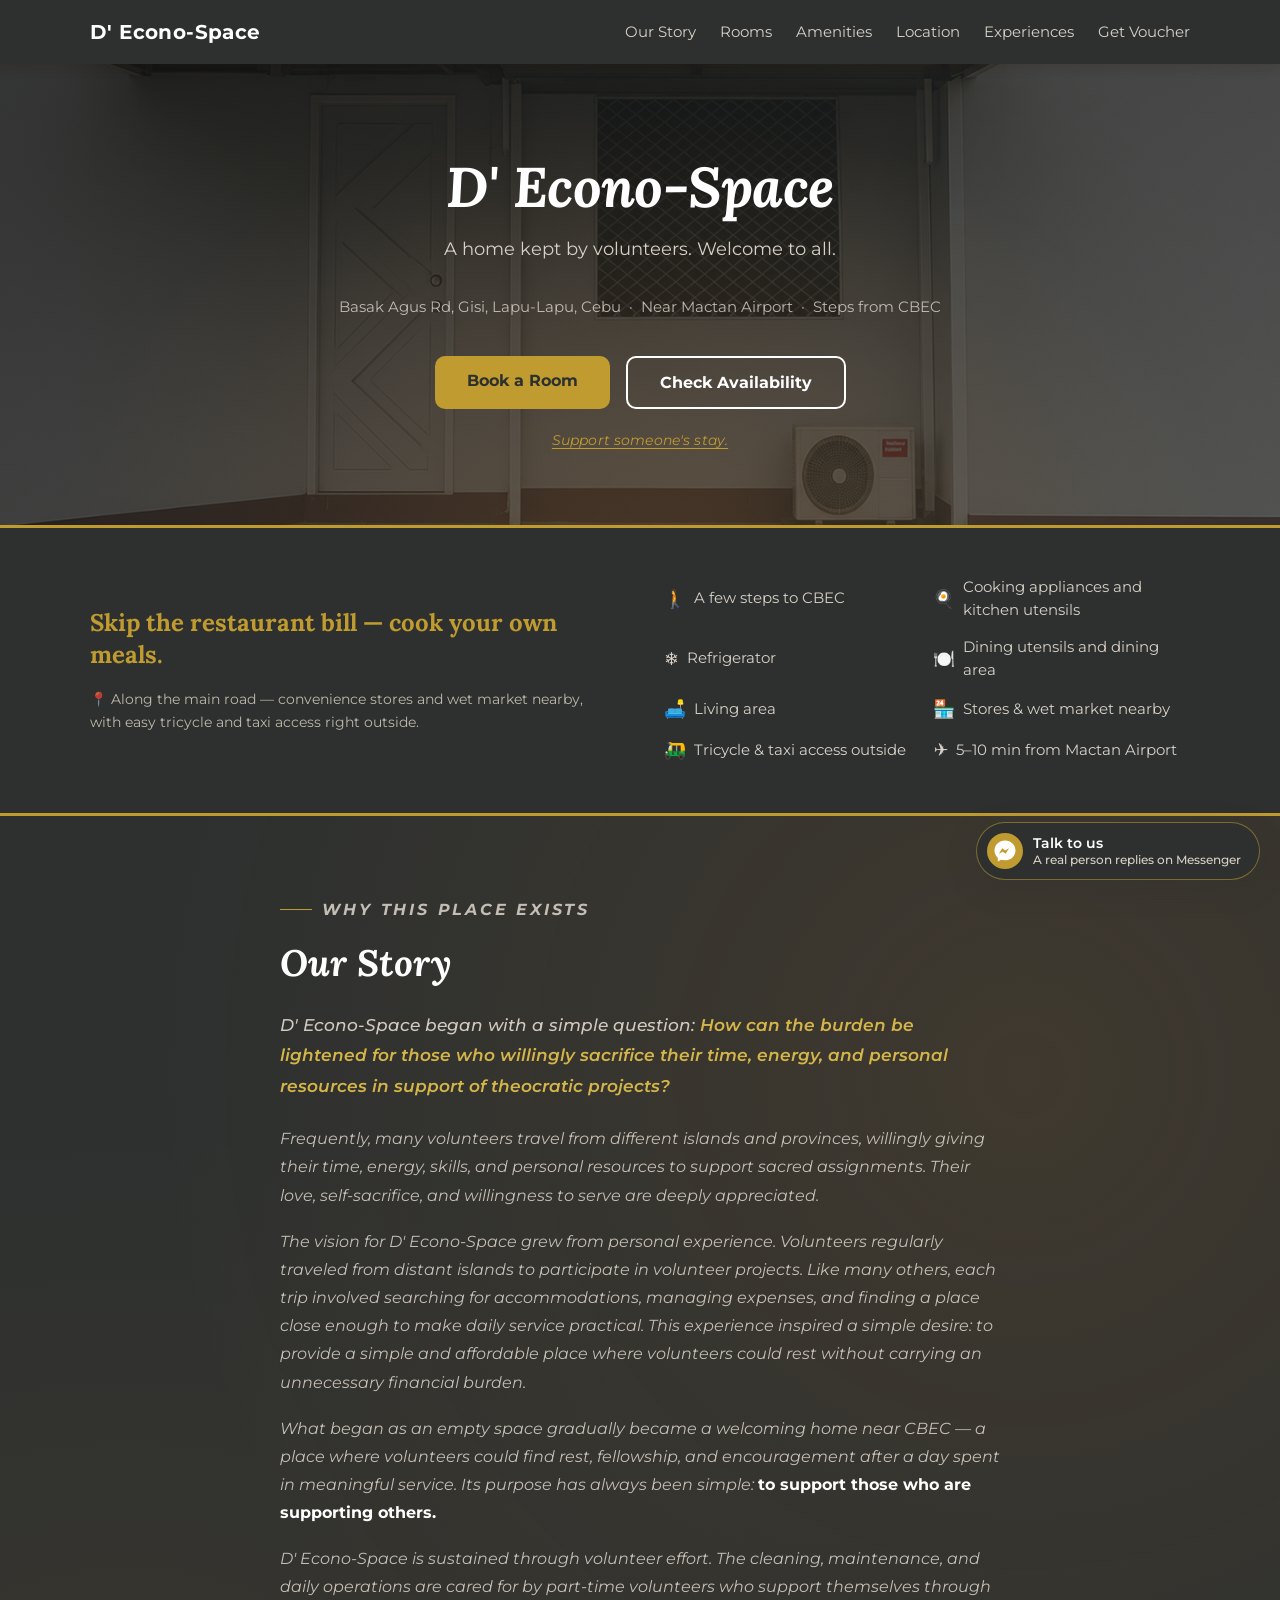
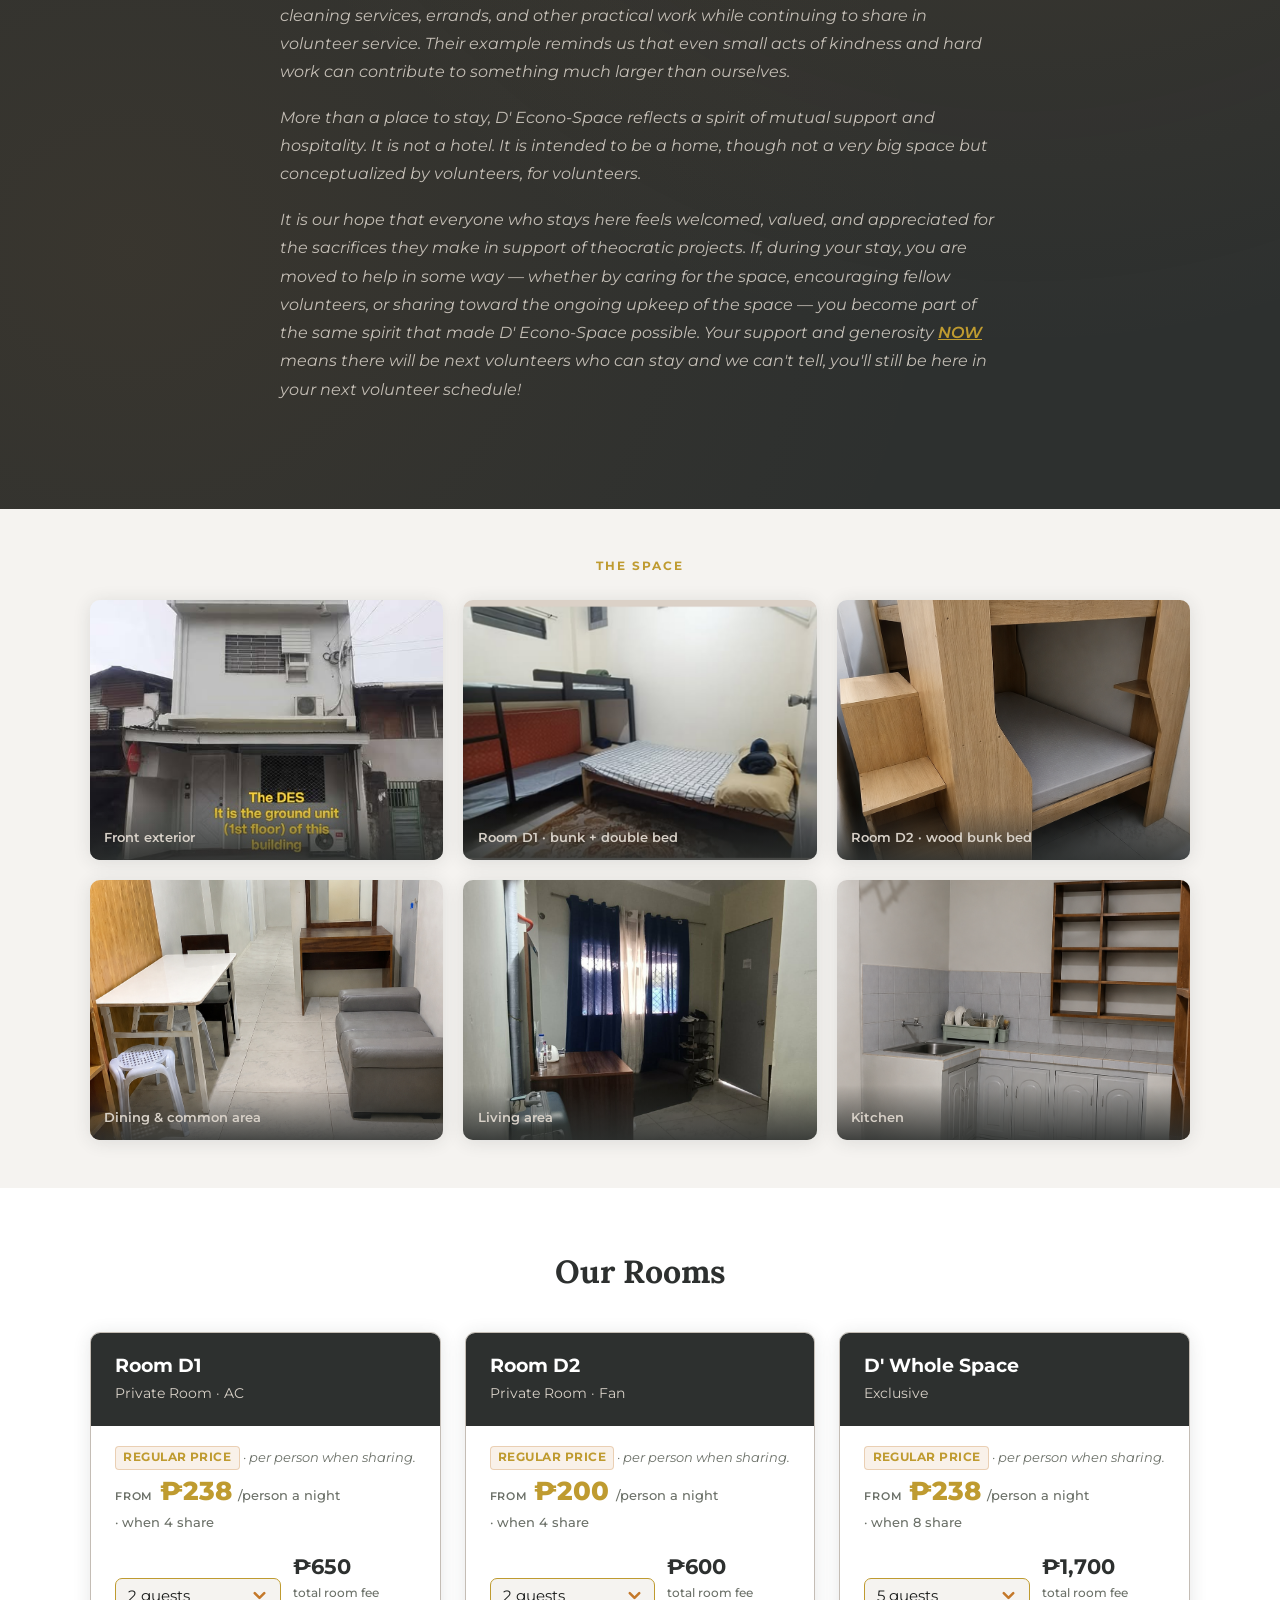
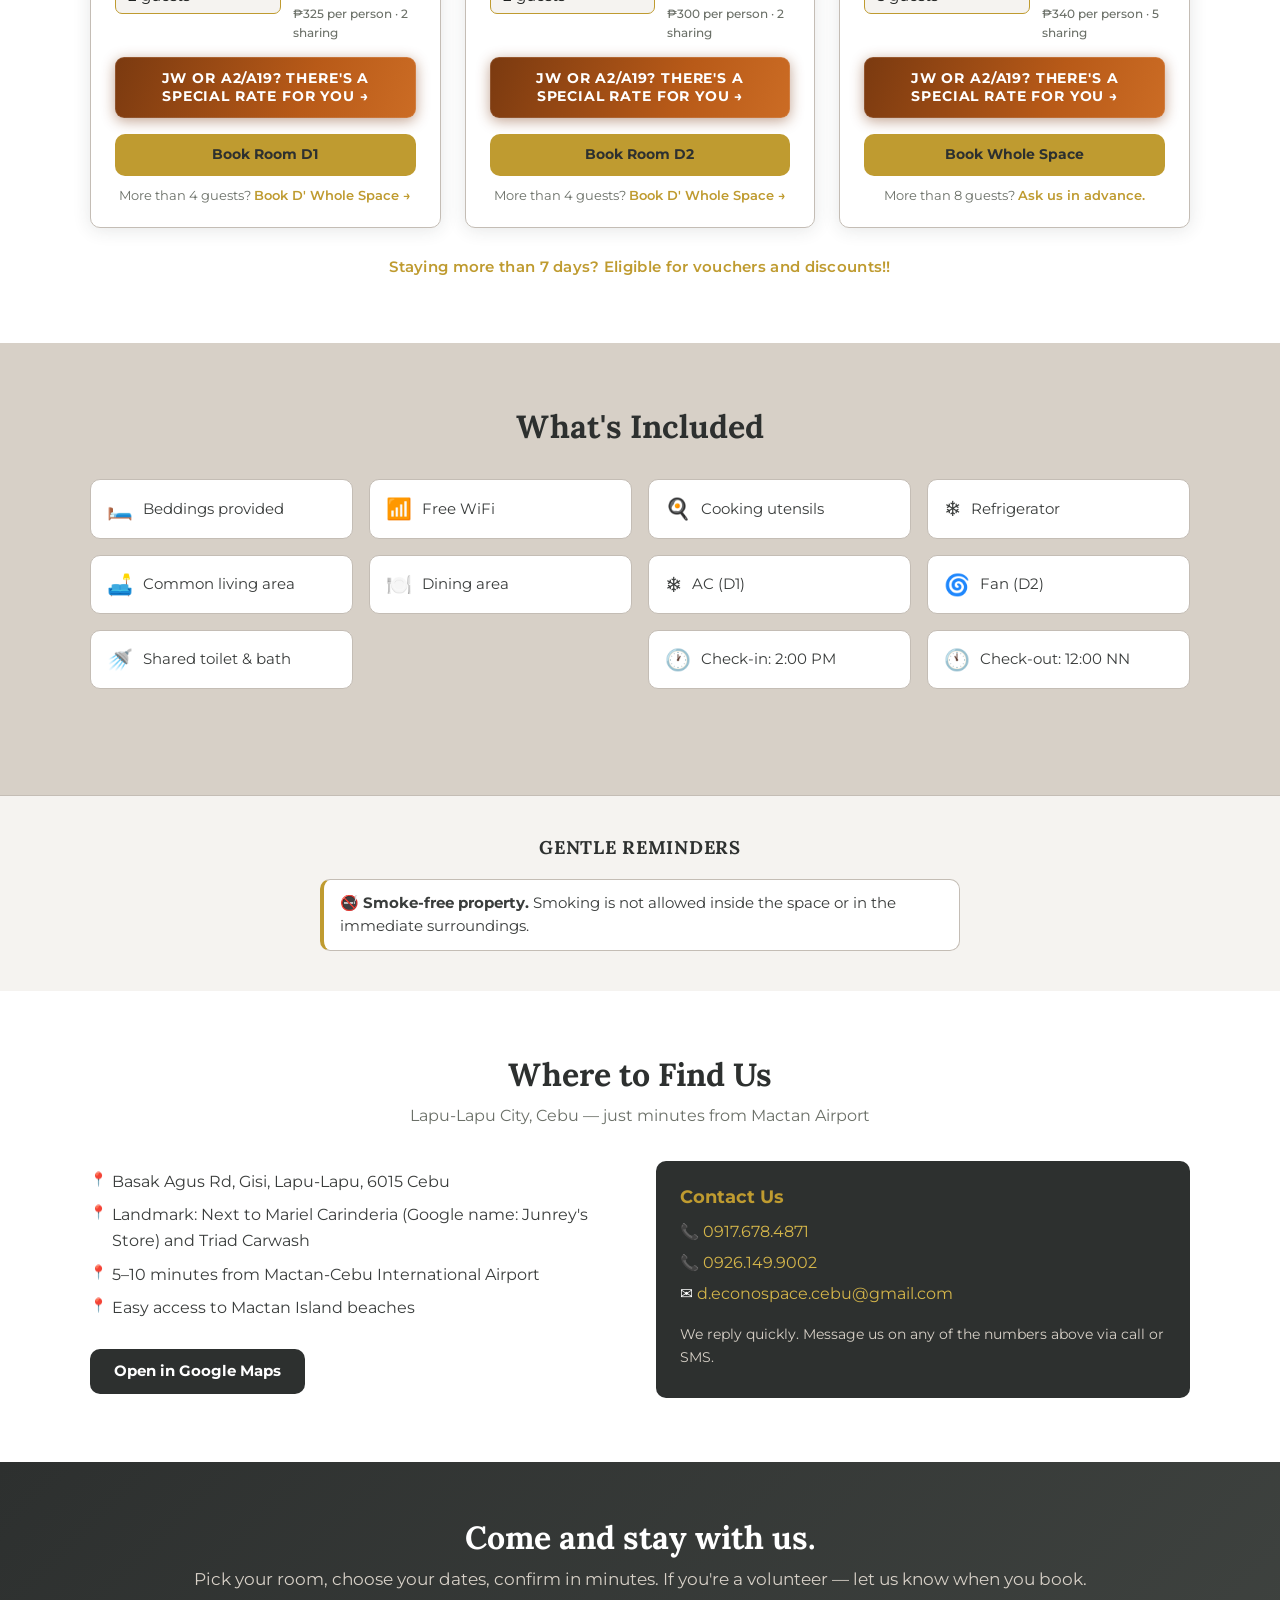
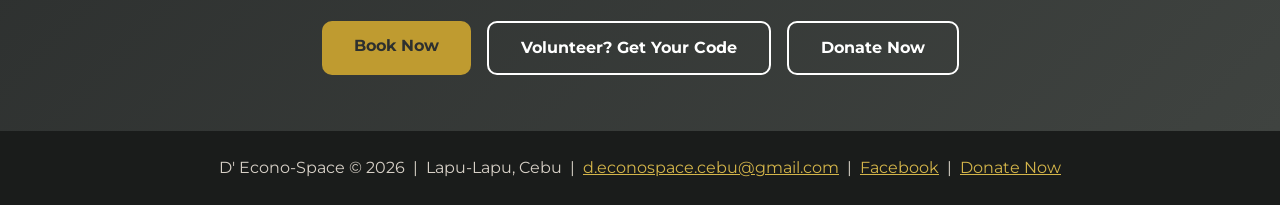
<file: index.html>
<!DOCTYPE html>
<html lang="en">
<head>
  <meta charset="UTF-8" />
  <meta name="viewport" content="width=device-width, initial-scale=1.0" />
  <title>D' Econo-Space — Budget Accommodation in Lapu-Lapu, Cebu</title>
  <meta name="description" content="Affordable rooms in Lapu-Lapu, Cebu. Near Mactan Airport. Beddings, WiFi, kitchen included. Book directly — no hidden fees." />

  <!-- Open Graph / Facebook / Messenger link preview -->
  <meta property="og:type" content="website" />
  <meta property="og:url" content="https://d-econo-space-agus.vercel.app/" />
  <meta property="og:title" content="D' Econo-Space — Budget Accommodation in Lapu-Lapu, Cebu" />
  <meta property="og:description" content="Affordable rooms near Mactan Airport, steps from CBEC. Beddings, WiFi, and kitchen included. Book directly — no hidden fees." />
  <meta property="og:image" content="https://d-econo-space-agus.vercel.app/assets/images/og-share.jpg" />
  <meta property="og:image:width" content="1200" />
  <meta property="og:image:height" content="630" />
  <meta property="og:image:alt" content="D' Econo-Space — the ground-unit entrance" />
  <meta property="og:site_name" content="D' Econo-Space" />
  <meta property="og:locale" content="en_PH" />

  <!-- Twitter / X card -->
  <meta name="twitter:card" content="summary_large_image" />
  <meta name="twitter:title" content="D' Econo-Space — Budget Accommodation in Lapu-Lapu, Cebu" />
  <meta name="twitter:description" content="Affordable rooms near Mactan Airport, steps from CBEC. Beddings, WiFi, and kitchen included. Book directly — no hidden fees." />
  <meta name="twitter:image" content="https://d-econo-space-agus.vercel.app/assets/images/og-share.jpg" />

  <link rel="preconnect" href="https://fonts.googleapis.com" />
  <link rel="stylesheet" href="assets/style.css" />
  <script src="js/iab.js"></script>
  <script src="js/config.js"></script>
  <script src="js/settings.js"></script>
</head>
<body>

  <!-- NAV -->
  <nav class="nav">
    <div class="container">
      <a class="nav-logo" href="index.html">D' Econo-Space</a>
      <button class="nav-toggle" aria-label="Toggle menu" onclick="this.closest('.nav').classList.toggle('open')">
        <span></span><span></span><span></span>
      </button>
      <ul class="nav-links">
        <li><a href="#our-story" onclick="this.closest('.nav').classList.remove('open')">Our Story</a></li>
        <li><a href="#rooms" onclick="this.closest('.nav').classList.remove('open')">Rooms</a></li>
        <li><a href="#amenities" onclick="this.closest('.nav').classList.remove('open')">Amenities</a></li>
        <li><a href="#location" onclick="this.closest('.nav').classList.remove('open')">Location</a></li>
        <li><a href="stories.html" onclick="this.closest('.nav').classList.remove('open')">Experiences</a></li>
        <li><a href="voucher.html" onclick="this.closest('.nav').classList.remove('open')">Get Voucher</a></li>
      </ul>
    </div>
  </nav>

  <!-- HERO -->
  <section class="hero">
    <div class="container">
      <h1>D' Econo-Space</h1>
      <p class="tagline">A home kept by volunteers. Welcome to all.</p>
      <p style="color:var(--light);margin-bottom:2.25rem;font-size:.94rem;opacity:.85;">Basak Agus Rd, Gisi, Lapu-Lapu, Cebu &nbsp;·&nbsp; Near Mactan Airport &nbsp;·&nbsp; Steps from CBEC</p>
      <div class="hero-ctas">
        <a id="btn-book-room" href="#rooms" class="btn btn-gold">Book a Room</a>
        <a href="availability.html" class="btn btn-secondary">Check Availability</a>
      </div>
      <a href="donate.html" style="display:inline-block;margin-top:1.25rem;color:var(--gold);font-size:.88rem;font-style:italic;text-decoration:underline;text-underline-offset:3px;letter-spacing:.01em;transition:opacity .2s;" onmouseover="this.style.opacity='.75'" onmouseout="this.style.opacity='1'">Support someone's stay.</a>
    </div>
  </section>

  <!-- VALUE CALLOUT -->
  <section class="amenity-callout">
    <div class="container">
      <div class="callout-grid">
        <div class="callout-text">
          <h2>Skip the restaurant bill — cook your own meals.</h2>
          <p class="callout-location">📍 Along the main road — convenience stores and wet market nearby, with easy tricycle and taxi access right outside.</p>
        </div>
        <ul class="callout-list">
          <li><span class="icon">🚶</span> A few steps to CBEC</li>
          <li><span class="icon">🍳</span> Cooking appliances and kitchen utensils</li>
          <li><span class="icon">❄️</span> Refrigerator</li>
          <li><span class="icon">🍽️</span> Dining utensils and dining area</li>
          <li><span class="icon">🛋️</span> Living area</li>
          <li><span class="icon">🏪</span> Stores &amp; wet market nearby</li>
          <li><span class="icon">🛺</span> Tricycle &amp; taxi access outside</li>
          <li><span class="icon">✈️</span> 5–10 min from Mactan Airport</li>
        </ul>
      </div>
    </div>
  </section>

  <!-- OUR STORY -->
  <section class="story" id="our-story">
    <div class="container">
      <div class="story-inner">
        <div class="story-text">
          <p class="story-eyebrow">Why this place exists</p>
          <h2>Our Story</h2>
          <p class="story-opener">D' Econo-Space began with a simple question: <em>How can the burden be lightened for those who willingly sacrifice their time, energy, and personal resources in support of theocratic projects?</em></p>
          <p>Frequently, many volunteers travel from different islands and provinces, willingly giving their time, energy, skills, and personal resources to support sacred assignments. Their love, self-sacrifice, and willingness to serve are deeply appreciated.</p>
          <p>The vision for D' Econo-Space grew from personal experience. Volunteers regularly traveled from distant islands to participate in volunteer projects. Like many others, each trip involved searching for accommodations, managing expenses, and finding a place close enough to make daily service practical. This experience inspired a simple desire: to provide a simple and affordable place where volunteers could rest without carrying an unnecessary financial burden.</p>
          <p>What began as an empty space gradually became a welcoming home near CBEC — a place where volunteers could find rest, fellowship, and encouragement after a day spent in meaningful service. Its purpose has always been simple: <strong>to support those who are supporting others.</strong></p>
          <p>D' Econo-Space is sustained through volunteer effort. The cleaning, maintenance, and daily operations are cared for by part-time volunteers who support themselves through cleaning services, errands, and other practical work while continuing to share in volunteer service. Their example reminds us that even small acts of kindness and hard work can contribute to something much larger than ourselves.</p>
          <p>More than a place to stay, D' Econo-Space reflects a spirit of mutual support and hospitality. It is not a hotel. It is intended to be a home, though not a very big space but conceptualized by volunteers, for volunteers.</p>
          <p>It is our hope that everyone who stays here feels welcomed, valued, and appreciated for the sacrifices they make in support of theocratic projects. If, during your stay, you are moved to help in some way — whether by caring for the space, encouraging fellow volunteers, or sharing toward the ongoing upkeep of the space — you become part of the same spirit that made D' Econo-Space possible. Your support and generosity <a href="donate.html" style="color:var(--gold);font-weight:600;text-decoration:underline;">NOW</a> means there will be next volunteers who can stay and we can't tell, you'll still be here in your next volunteer schedule!</p>
        </div>
      </div>
    </div>
  </section>

  <!-- SPACE GALLERY -->
  <section class="space-gallery">
    <div class="container">
      <p class="gallery-eyebrow">The Space</p>
      <div class="gallery-grid">
        <div class="gallery-item">
          <img src="assets/images/des-front.jpg" alt="D' Econo-Space — ground floor of the white building" loading="lazy" />
          <span class="gallery-caption">Front exterior</span>
        </div>
        <div class="gallery-item">
          <img src="assets/images/room-d1.jpg" alt="Room D1 — bunk bed and double bed" loading="lazy" />
          <span class="gallery-caption">Room D1 · bunk + double bed</span>
        </div>
        <div class="gallery-item">
          <img src="assets/images/room-d2.png" alt="Room D2 — solid wood bunk bed" loading="lazy" />
          <span class="gallery-caption">Room D2 · wood bunk bed</span>
        </div>
        <div class="gallery-item">
          <img src="assets/images/dining-area.png" alt="Common dining and living area" loading="lazy" />
          <span class="gallery-caption">Dining &amp; common area</span>
        </div>
        <div class="gallery-item">
          <img src="assets/images/des-livingroom2.jpg" alt="Living area with sofa and dresser" loading="lazy" />
          <span class="gallery-caption">Living area</span>
        </div>
        <div class="gallery-item">
          <img src="assets/images/kitchen-DES.png" alt="Kitchen area" loading="lazy" />
          <span class="gallery-caption">Kitchen</span>
        </div>
      </div>
    </div>
  </section>

  <!-- ROOMS -->
  <section class="rooms" id="rooms">
    <div class="container">
      <h2>Our Rooms</h2>
      <div class="card-grid">

        <!-- Room D1 -->
        <div class="card">
          <div class="card-header">
            <h3>Room D1</h3>
            <span class="capacity">Private Room · AC</span>
          </div>
          <div class="card-body">
            <p class="card-note"><span class="regular-badge">Regular price</span> · per person when sharing.</p>
            <div class="card-from">
              <span class="from-label">From</span>
              <span class="from-price">₱238</span>
              <span class="from-night">/person a night</span>
              <span class="from-cap">· when 4 share</span>
            </div>
            <div class="card-selector">
              <select data-room="d1" aria-label="Guests for Room D1">
                <option value="1">1 guest</option>
                <option value="2" selected>2 guests</option>
                <option value="3">3 guests</option>
                <option value="4">4 guests (max)</option>
              </select>
              <div class="card-live-price" id="price-d1">₱800<span>total room fee</span><small class="room-total">₱400 per person · 2 sharing</small></div>
            </div>
            <button type="button" class="voucher-badge" data-room="d1">JW or A2/A19? There's a special rate for you →</button>
            <div style="margin-top:1rem;">
              <a href="booking.html?room=d1&guests=1" id="btn-d1" class="btn btn-gold btn-full" style="font-size:.9rem;padding:.6rem;">Book Room D1</a>
            </div>
            <p class="card-upsell">More than 4 guests? <a href="booking.html?room=whole&guests=5">Book D' Whole Space →</a></p>
          </div>
        </div>

        <!-- Room D2 -->
        <div class="card">
          <div class="card-header">
            <h3>Room D2</h3>
            <span class="capacity">Private Room · Fan</span>
          </div>
          <div class="card-body">
            <p class="card-note"><span class="regular-badge">Regular price</span> · per person when sharing.</p>
            <div class="card-from">
              <span class="from-label">From</span>
              <span class="from-price">₱200</span>
              <span class="from-night">/person a night</span>
              <span class="from-cap">· when 4 share</span>
            </div>
            <div class="card-selector">
              <select data-room="d2" aria-label="Guests for Room D2">
                <option value="1">1 guest</option>
                <option value="2" selected>2 guests</option>
                <option value="3">3 guests</option>
                <option value="4">4 guests (max)</option>
              </select>
              <div class="card-live-price" id="price-d2">₱600<span>total room fee</span><small class="room-total">₱300 per person · 2 sharing</small></div>
            </div>
            <button type="button" class="voucher-badge" data-room="d2">JW or A2/A19? There's a special rate for you →</button>
            <div style="margin-top:1rem;">
              <a href="booking.html?room=d2&guests=1" id="btn-d2" class="btn btn-gold btn-full" style="font-size:.9rem;padding:.6rem;">Book Room D2</a>
            </div>
            <p class="card-upsell">More than 4 guests? <a href="booking.html?room=whole&guests=5">Book D' Whole Space →</a></p>
          </div>
        </div>

        <!-- Whole Space -->
        <div class="card">
          <div class="card-header">
            <h3>D' Whole Space</h3>
            <span class="capacity">Exclusive</span>
          </div>
          <div class="card-body">
            <p class="card-note"><span class="regular-badge">Regular price</span> · per person when sharing.</p>
            <div class="card-from">
              <span class="from-label">From</span>
              <span class="from-price">₱238</span>
              <span class="from-night">/person a night</span>
              <span class="from-cap">· when 8 share</span>
            </div>
            <div class="card-selector">
              <select data-room="whole" aria-label="Guests for Whole Space">
                <option value="1">1 guest</option>
                <option value="2">2 guests</option>
                <option value="3">3 guests</option>
                <option value="4">4 guests</option>
                <option value="5" selected>5 guests</option>
                <option value="6">6 guests</option>
                <option value="7">7 guests</option>
                <option value="8">8 guests (max)</option>
              </select>
              <div class="card-live-price" id="price-whole">₱1,700<span>total room fee</span><small class="room-total">₱340 per person · 5 sharing</small></div>
            </div>
            <button type="button" class="voucher-badge" data-room="whole">JW or A2/A19? There's a special rate for you →</button>
            <div style="margin-top:1rem;">
              <a href="booking.html?room=whole&guests=1" id="btn-whole" class="btn btn-gold btn-full" style="font-size:.9rem;padding:.6rem;">Book Whole Space</a>
            </div>
            <p class="card-upsell">More than 8 guests? <a href="mailto:d.econospace.cebu@gmail.com">Ask us in advance.</a></p>
          </div>
        </div>

      </div>
      <p class="long-stay-note">Staying more than 7 days? Eligible for vouchers and discounts!!</p>
    </div>
  </section>

  <!-- AMENITIES -->
  <section class="amenities" id="amenities">
    <div class="container">
      <h2>What's Included</h2>
      <div class="amenity-grid">
        <div class="amenity-item"><span class="icon">🛏️</span> Beddings provided</div>
        <div class="amenity-item"><span class="icon">📶</span> Free WiFi</div>
        <div class="amenity-item"><span class="icon">🍳</span> Cooking utensils</div>
        <div class="amenity-item"><span class="icon">❄️</span> Refrigerator</div>
        <div class="amenity-item"><span class="icon">🛋️</span> Common living area</div>
        <div class="amenity-item"><span class="icon">🍽️</span> Dining area</div>
        <div class="amenity-item"><span class="icon">❄️</span> AC (D1)</div>
        <div class="amenity-item"><span class="icon">🌀</span> Fan (D2)</div>
        <div class="amenity-item"><span class="icon">🚿</span> Shared toilet &amp; bath</div>
        <div class="amenity-item amenity-spacer"></div>
        <div class="amenity-item"><span class="icon">🕐</span> Check-in: 2:00 PM</div>
        <div class="amenity-item"><span class="icon">🕚</span> Check-out: 12:00 NN</div>
        <div class="amenity-item amenity-spacer"></div>
      </div>
    </div>
  </section>

  <!-- GENTLE REMINDERS -->
  <section class="reminders">
    <div class="container">
      <h2>Gentle Reminders</h2>
      <ul class="reminders-list">
        <li>🚭 <strong>Smoke-free property.</strong> Smoking is not allowed inside the space or in the immediate surroundings.</li>
      </ul>
    </div>
  </section>

  <!-- LOCATION -->
  <section class="location" id="location">
    <div class="container">
      <h2>Where to Find Us</h2>
      <p class="sub">Lapu-Lapu City, Cebu — just minutes from Mactan Airport</p>
      <div class="location-grid">
        <div>
          <ul class="location-info">
            <li>Basak Agus Rd, Gisi, Lapu-Lapu, 6015 Cebu</li>
            <li>Landmark: Next to Mariel Carinderia (Google name: Junrey's Store) and Triad Carwash</li>
            <li>5–10 minutes from Mactan-Cebu International Airport</li>
            <li>Easy access to Mactan Island beaches</li>
          </ul>
          <a href="https://maps.app.goo.gl/KgXawL22XTxx7zybA" target="_blank" rel="noopener" class="map-btn">
            Open in Google Maps
          </a>
        </div>
        <div class="contact-box">
          <h3>Contact Us</h3>
          <p>📞 <a href="tel:+639176784871">0917.678.4871</a></p>
          <p>📞 <a href="tel:+639261499002">0926.149.9002</a></p>
          <p>✉️ <a href="mailto:d.econospace.cebu@gmail.com">d.econospace.cebu@gmail.com</a></p>
          <p style="margin-top:1rem;font-size:.88rem;color:var(--light);">
            We reply quickly. Message us on any of the numbers above via call or SMS.
          </p>
        </div>
      </div>
    </div>
  </section>

  <!-- CTA BANNER -->
  <section class="cta-banner">
    <div class="container">
      <h2>Come and stay with us.</h2>
      <p>Pick your room, choose your dates, confirm in minutes. If you're a volunteer — let us know when you book.</p>
      <div class="btn-group">
        <a href="booking.html" class="btn btn-gold">Book Now</a>
        <a href="voucher.html" class="btn btn-secondary">Volunteer? Get Your Code</a>
        <a href="donate.html" class="btn btn-secondary">Donate Now</a>
      </div>
    </div>
  </section>

  <!-- FOOTER -->
  <footer>
    <p>D' Econo-Space &copy; 2026 &nbsp;|&nbsp; Lapu-Lapu, Cebu &nbsp;|&nbsp; <a href="mailto:d.econospace.cebu@gmail.com">d.econospace.cebu@gmail.com</a> &nbsp;|&nbsp; <a href="https://www.facebook.com/d.econo.space.agus" target="_blank">Facebook</a> &nbsp;|&nbsp; <a href="donate.html">Donate Now</a></p>
  </footer>

  <!-- Volunteer Rates Modal -->
  <div id="vol-modal-overlay" class="vol-modal-overlay" aria-hidden="true">
    <div class="vol-modal" role="dialog" aria-modal="true" aria-labelledby="vol-modal-title">
      <button class="vol-modal-close" id="vol-modal-close" aria-label="Close">✕</button>
      <p class="vol-modal-eyebrow">Volunteer rates</p>
      <h3 id="vol-modal-title"></h3>
      <div id="vol-modal-rates"></div>
      <div class="vol-verify">
        <p class="vol-verify-label">Prove you qualify</p>
        <div class="vol-options">
          <button type="button" class="vol-opt-btn" id="vol-opt-jw">I am a JW</button>
          <button type="button" class="vol-opt-btn" id="vol-opt-a2a19">I am A2/A19</button>
        </div>
        <div id="vol-jw-panel" class="vol-sub-panel hidden">
          <p id="vol-jw-q" class="vol-jw-q"></p>
          <input type="text" id="vol-jw-ans" placeholder="Enter song number" inputmode="numeric" autocomplete="off" />
          <div id="vol-jw-status" class="vol-status"></div>
          <a id="vol-jw-book-btn" href="#" class="btn btn-gold vol-book-btn hidden">Book at JW rate →</a>
        </div>
        <div id="vol-a2a19-panel" class="vol-sub-panel hidden">
          <p id="vol-a2a19-jw-q" class="vol-jw-q"></p>
          <input type="text" id="vol-a2a19-jw-ans" placeholder="Enter song number" inputmode="numeric" autocomplete="off" />
          <div id="vol-a2a19-jw-status" class="vol-status"></div>
          <p class="vol-a2a19-note" style="margin-top:1rem;">Enter your BA account number to complete verification.</p>
          <input type="text" id="vol-a2a19-acct" placeholder="Enter BA account number" inputmode="numeric" autocomplete="off" />
          <div id="vol-a2a19-acct-status" class="vol-status"></div>
          <a id="vol-a2a19-book-btn" href="#" class="btn btn-gold vol-book-btn hidden">Book at A2/A19 rate →</a>
        </div>
      </div>
    </div>
  </div>

  <a href="https://m.me/890165717502663" target="_blank" class="messenger-fab des-messenger-btn" title="Chat with D' Econo-Space on Messenger (@d.econo.space.agus)">
    <svg viewBox="0 0 48 48" xmlns="http://www.w3.org/2000/svg">
      <circle cx="24" cy="24" r="24" fill="#0078FF"/>
      <path d="M24 7C14.06 7 6 14.61 6 24c0 5.16 2.37 9.78 6.12 12.95L12 41l4.29-2.13C18.07 39.58 20.98 40 24 40c9.94 0 18-7.61 18-17S33.94 7 24 7z" fill="white"/>
      <path d="M21.5 27.5l-4-4.5L10.5 27.5l8.5-9 4 4.5 7-9-8.5 9z" fill="#0078FF"/>
    </svg>
  </a>

  <script>
    const CARD_RATES = {
      d1:    { 1: 650,  2: 650,  3: 850,  4: 950  },
      d2:    { 1: 550,  2: 600,  3: 750,  4: 800  },
      whole: { 1: 1700, 2: 1700, 3: 1700, 4: 1700, 5: 1700, 6: 1800, 7: 1800, 8: 1900 },
    };

    document.querySelectorAll('select[data-room]').forEach(select => {
      const room    = select.dataset.room;
      const priceEl = document.getElementById('price-' + room);
      const btnEl   = document.getElementById('btn-' + room);

      function update() {
        const pax     = parseInt(select.value);
        const rate    = CARD_RATES[room][pax];
        const perHead = Math.round(rate / pax);
        priceEl.innerHTML =
          '₱' + rate.toLocaleString() + '<span>total room fee</span>' +
          '<small class="room-total">₱' + perHead.toLocaleString() + ' per person · ' + pax + ' sharing</small>';
        btnEl.href = 'booking.html?room=' + room + '&guests=' + pax;
      }

      select.addEventListener('change', update);
      update();
    });

    // ── Volunteer Rates Modal ────────────────────────────────────────────────
    const VOL_RATES = {
      d1:    { regular:{1:650,2:650,3:850,4:950},     jw:{1:500,2:600,3:750,4:900},     a2a19:{1:400,2:550,3:700,4:850}   },
      d2:    { regular:{1:550,2:600,3:750,4:800},     jw:{1:400,2:550,3:650,4:750},     a2a19:{1:350,2:500,3:600,4:700}   },
      whole: { regular:{1:1700,2:1700,3:1700,4:1700,5:1700,6:1800,7:1800,8:1900}, jw:{1:1500,2:1500,3:1500,4:1500,5:1500,6:1650,7:1650,8:1800}, a2a19:{1:1400,2:1400,3:1400,4:1400,5:1400,6:1550,7:1550,8:1700} }
    };
    const ROOM_NAMES = { d1: 'Room D1', d2: 'Room D2', whole: "D’ Whole Space" };
    const ROOM_MAX   = { d1: 4, d2: 4, whole: 8 };

    let volRoom = null;

    document.querySelectorAll('button.voucher-badge').forEach(btn => {
      btn.addEventListener('click', () => { volRoom = btn.dataset.room; openVolModal(volRoom); });
    });

    function openVolModal(room) {
      const reg = VOL_RATES[room].regular;
      const jw  = VOL_RATES[room].jw;
      const a2  = VOL_RATES[room].a2a19;
      let rows  = '';
      for (let i = 1; i <= ROOM_MAX[room]; i++) {
        rows += `<tr>
          <td>${i} guest${i>1?'s':''}</td>
          <td class="rate-reg">&#8369;${reg[i].toLocaleString()}</td>
          <td class="rate-vol">&#8369;${jw[i].toLocaleString()}</td>
          <td class="rate-vol">&#8369;${a2[i].toLocaleString()}</td>
        </tr>`;
      }
      document.getElementById('vol-modal-title').textContent = ROOM_NAMES[room];
      document.getElementById('vol-modal-rates').innerHTML = `
        <table class="vol-rates-table">
          <thead><tr><th>Guests</th><th>Regular</th><th>JW</th><th>A2/A19</th></tr></thead>
          <tbody>${rows}</tbody>
        </table>
        <p style="font-size:.76rem;color:rgba(242,229,204,.5);margin-top:.4rem;">Per room, per night.</p>
        <a href="donate.html?room=${room}" class="btn btn-outline" style="margin-top:1.5rem;display:inline-block;width:100%;text-align:center;color:white;">Give a donation instead →</a>`;
      document.getElementById('vol-jw-q').textContent = CONFIG.JW_QUESTION;
      document.getElementById('vol-a2a19-jw-q').textContent = CONFIG.JW_QUESTION;
      document.getElementById('vol-jw-book-btn').href     = 'booking.html?room=' + room;
      document.getElementById('vol-a2a19-book-btn').href  = 'booking.html?room=' + room;
      document.getElementById('vol-jw-panel').classList.add('hidden');
      document.getElementById('vol-a2a19-panel').classList.add('hidden');
      document.getElementById('vol-jw-ans').value = '';
      document.getElementById('vol-jw-status').className = 'vol-status';
      document.getElementById('vol-jw-book-btn').classList.add('hidden');
      document.getElementById('vol-a2a19-jw-ans').value = '';
      document.getElementById('vol-a2a19-acct').value = '';
      document.getElementById('vol-a2a19-jw-status').className = 'vol-status';
      document.getElementById('vol-a2a19-jw-status').textContent = '';
      document.getElementById('vol-a2a19-acct-status').className = 'vol-status';
      document.getElementById('vol-a2a19-acct-status').textContent = '';
      document.getElementById('vol-a2a19-book-btn').classList.add('hidden');
      document.querySelectorAll('.vol-opt-btn').forEach(b => b.classList.remove('active'));
      const overlay = document.getElementById('vol-modal-overlay');
      overlay.setAttribute('aria-hidden', 'false');
      overlay.classList.add('active');
      document.body.style.overflow = 'hidden';
    }

    function closeVolModal() {
      const overlay = document.getElementById('vol-modal-overlay');
      overlay.setAttribute('aria-hidden', 'true');
      overlay.classList.remove('active');
      document.body.style.overflow = '';
    }

    document.getElementById('vol-modal-close').addEventListener('click', closeVolModal);
    document.getElementById('vol-modal-overlay').addEventListener('click', e => { if (e.target === e.currentTarget) closeVolModal(); });
    document.addEventListener('keydown', e => { if (e.key === 'Escape') closeVolModal(); });

    document.getElementById('vol-opt-jw').addEventListener('click', function() {
      document.getElementById('vol-jw-panel').classList.remove('hidden');
      document.getElementById('vol-a2a19-panel').classList.add('hidden');
      document.querySelectorAll('.vol-opt-btn').forEach(b => b.classList.remove('active'));
      this.classList.add('active');
    });

    document.getElementById('vol-opt-a2a19').addEventListener('click', function() {
      document.getElementById('vol-a2a19-panel').classList.remove('hidden');
      document.getElementById('vol-jw-panel').classList.add('hidden');
      document.querySelectorAll('.vol-opt-btn').forEach(b => b.classList.remove('active'));
      this.classList.add('active');
    });

    document.getElementById('vol-jw-ans').addEventListener('input', function() {
      const val      = this.value.replace(/\D/g, '');
      const statusEl = document.getElementById('vol-jw-status');
      const bookBtn  = document.getElementById('vol-jw-book-btn');
      if (!val) { statusEl.className = 'vol-status'; statusEl.textContent = ''; bookBtn.classList.add('hidden'); return; }
      if (val === CONFIG.JW_ANSWER) {
        statusEl.className = 'vol-status valid';
        statusEl.textContent = '✓ Verified — JW rate unlocked';
        bookBtn.classList.remove('hidden');
      } else {
        statusEl.className = 'vol-status invalid';
        statusEl.textContent = '✗ Incorrect — try again';
        bookBtn.classList.add('hidden');
      }
    });

    function validateA2A19Modal() {
      const jwAns    = document.getElementById('vol-a2a19-jw-ans').value.replace(/\D/g, '');
      const acct     = document.getElementById('vol-a2a19-acct').value.trim();
      const jwStatus = document.getElementById('vol-a2a19-jw-status');
      const acctStatus = document.getElementById('vol-a2a19-acct-status');
      const bookBtn  = document.getElementById('vol-a2a19-book-btn');
      const isJwValid = jwAns && jwAns === CONFIG.JW_ANSWER;
      const isAcctValid = /^\d{7}$/.test(acct);

      if (!jwAns) {
        jwStatus.className = 'vol-status';
        jwStatus.textContent = '';
      } else if (isJwValid) {
        jwStatus.className = 'vol-status valid';
        jwStatus.textContent = '✓ Correct song number';
      } else {
        jwStatus.className = 'vol-status invalid';
        jwStatus.textContent = '✗ Incorrect — try again';
      }

      if (!acct) {
        acctStatus.className = 'vol-status';
        acctStatus.textContent = '';
      } else if (isAcctValid) {
        acctStatus.className = 'vol-status valid';
        acctStatus.textContent = '✓ Account number looks good';
      } else {
        acctStatus.className = 'vol-status invalid';
        acctStatus.textContent = 'Enter your 7-digit BA account number';
      }

      if (isJwValid && isAcctValid) {
        bookBtn.classList.remove('hidden');
        bookBtn.href = 'booking.html?room=' + volRoom;
      } else {
        bookBtn.classList.add('hidden');
      }
    }

    document.getElementById('vol-jw-book-btn').addEventListener('click', function() {
      sessionStorage.setItem('des_voucher_approved', JSON.stringify({ type: 'jw' }));
    });

    document.getElementById('vol-a2a19-jw-ans').addEventListener('input', validateA2A19Modal);
    document.getElementById('vol-a2a19-acct').addEventListener('input', validateA2A19Modal);
    document.getElementById('vol-a2a19-book-btn').addEventListener('click', function() {
      sessionStorage.setItem('des_voucher_approved', JSON.stringify({ type: 'a2a19' }));
    });

    // Clear any preverified voucher token when user clicks the standard "Book Room" buttons
    ['btn-d1', 'btn-d2', 'btn-whole', 'btn-book-room'].forEach(id => {
      const el = document.getElementById(id);
      if (el) el.addEventListener('click', () => {
        sessionStorage.removeItem('des_voucher_approved');
      });
    });
  </script>
  <script src="js/chatbot.js" defer></script>
</body>
</html>
</file>
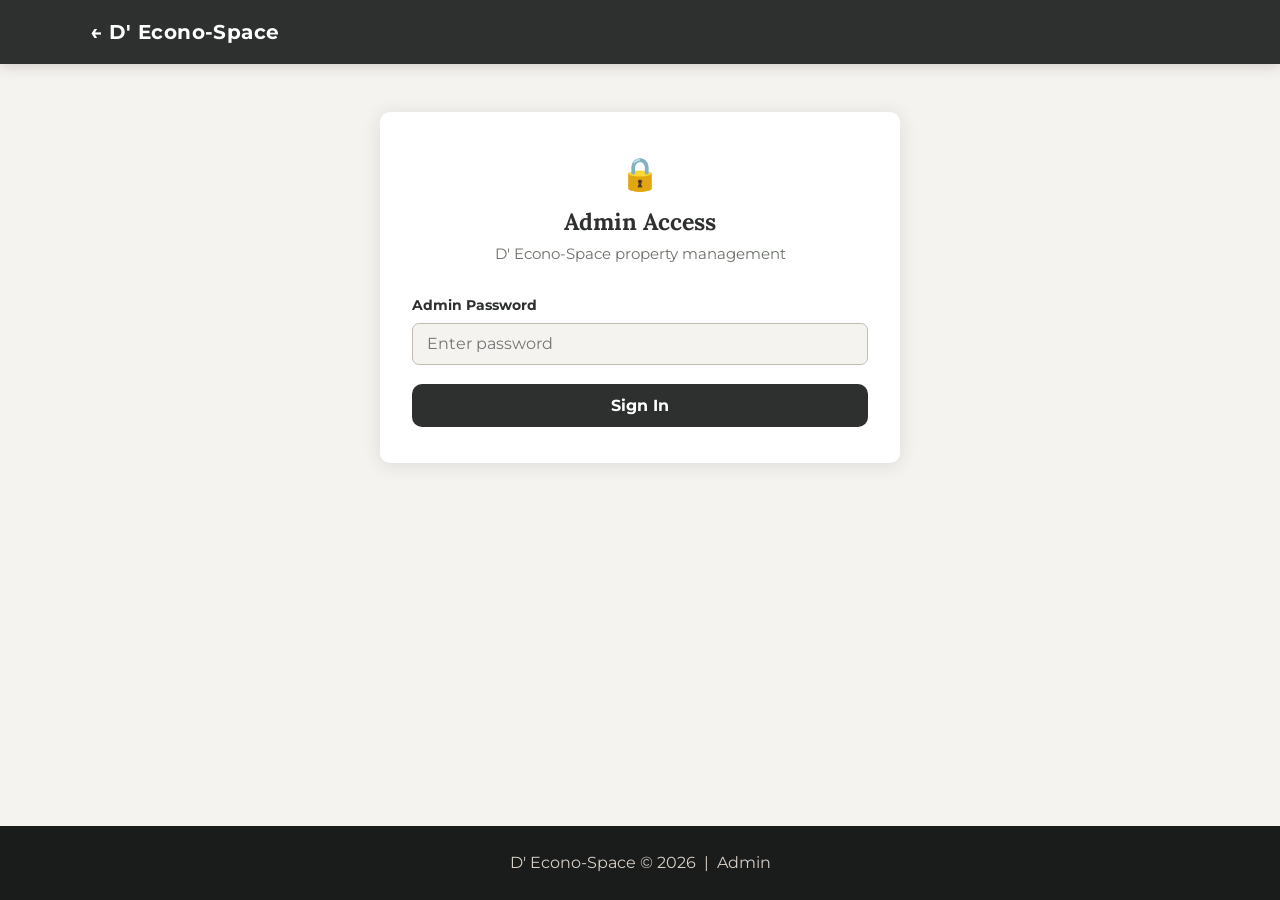
<file: admin.html>
<!DOCTYPE html>
<html lang="en">
<head>
  <meta charset="UTF-8" />
  <meta name="viewport" content="width=device-width, initial-scale=1.0" />
  <title>Admin — D' Econo-Space</title>
  <link rel="stylesheet" href="assets/style.css" />
  <style>
    .admin-section { margin-bottom: 2rem; }
    .admin-section h2 {
      font-size: 1rem;
      color: var(--navy);
      margin-bottom: 1rem;
      padding-bottom: .5rem;
      border-bottom: 1px solid var(--cream);
    }
    .block-row {
      display: flex;
      align-items: flex-start;
      justify-content: space-between;
      gap: 1rem;
      padding: .85rem 0;
      border-bottom: 1px solid var(--cream);
    }
    .block-row:last-child { border-bottom: none; }
    .block-room {
      display: inline-block;
      background: var(--navy);
      color: var(--gold);
      font-size: .72rem;
      font-weight: 700;
      padding: .2rem .6rem;
      border-radius: 20px;
      white-space: nowrap;
      margin-top: .1rem;
    }
    .block-dates {
      display: block;
      font-size: .95rem;
      color: var(--text-body);
      font-weight: 600;
    }
    .block-reason {
      display: block;
      font-size: .82rem;
      color: var(--text-muted);
      margin-top: .2rem;
    }
    .btn-remove {
      background: none;
      border: 1px solid #e0d0c8;
      color: #b34040;
      font-size: .82rem;
      font-weight: 600;
      padding: .3rem .75rem;
      border-radius: var(--radius);
      cursor: pointer;
      white-space: nowrap;
      flex-shrink: 0;
    }
    .btn-remove:hover { background: #fff0f0; }
    .empty-state {
      color: var(--text-muted);
      font-size: .9rem;
      padding: .75rem 0;
      text-align: center;
    }
    .toggle-grid { display: grid; grid-template-columns: 1fr 1fr; gap: 1rem; margin-bottom: 1rem; }
    .toggle-card { border: 1px solid var(--border); border-radius: var(--radius); padding: 1rem; background: var(--white); }
    .toggle-card .room-label { font-weight: 700; font-size: .9rem; color: var(--navy); margin-bottom: .5rem; }
    .toggle-status { font-size: .82rem; font-weight: 700; padding: .2rem .6rem; border-radius: 20px; display: inline-block; margin-bottom: .75rem; }
    .toggle-status.available { background: #d4edda; color: #155724; }
    .toggle-status.unavailable { background: #f8d7da; color: #721c24; }
    .toggle-card .btn-toggle { font-size: .82rem; padding: .35rem .9rem; border-radius: var(--radius); border: 1px solid; cursor: pointer; font-weight: 600; }
    .btn-toggle.block-room { background: #fff0f0; border-color: #e0c0c0; color: #b34040; }
    .btn-toggle.unblock-room { background: #f0fff4; border-color: #b0d8b8; color: #2e7d32; }
    .toggle-form { margin-top: .75rem; display: flex; flex-direction: column; gap: .5rem; }
    .toggle-form input, .toggle-form select { font-size: .85rem; padding: .35rem .6rem; border: 1px solid var(--border); border-radius: 6px; }
    .toggle-form .btn-confirm { font-size: .82rem; padding: .35rem .9rem; background: var(--navy); color: var(--white); border: none; border-radius: var(--radius); cursor: pointer; font-weight: 600; }
    #admin-status {
      font-size: .85rem;
      margin-top: .6rem;
      min-height: 1.2em;
    }
    .status-ok    { color: #2e7d32; }
    .status-error { color: #b34040; }
  </style>
</head>
<body class="form-page">

  <nav class="nav">
    <div class="container">
      <a class="nav-logo" href="index.html">← D' Econo-Space</a>
    </div>
  </nav>

  <div class="form-wrap">
    <div class="form-card" style="max-width:520px;">

      <!-- ── Password gate ── -->
      <div id="admin-gate">
        <div style="text-align:center;margin-bottom:1.75rem;">
          <div style="font-size:2rem;margin-bottom:.5rem;">🔒</div>
          <h1 style="font-size:1.45rem;margin-bottom:.35rem;">Admin Access</h1>
          <p class="subtitle" style="margin-bottom:0;">D' Econo-Space property management</p>
        </div>
        <div id="gate-error" class="alert alert-error hidden"></div>
        <form id="gate-form" novalidate>
          <div class="form-group">
            <label for="gate-password">Admin Password</label>
            <input type="password" id="gate-password" placeholder="Enter password" autocomplete="current-password" required />
          </div>
          <button type="submit" class="btn btn-primary btn-full">Sign In</button>
        </form>
      </div>

      <!-- ── Admin panel ── -->
      <div id="admin-panel" class="hidden">

        <div style="display:flex;align-items:center;justify-content:space-between;margin-bottom:1.75rem;">
          <div>
            <h1 style="font-size:1.35rem;margin-bottom:.2rem;">Admin Panel</h1>
            <p class="subtitle" style="margin-bottom:0;">D' Econo-Space property management</p>
          </div>
          <button type="button" id="sign-out-btn" style="background:none;border:none;color:var(--text-muted);font-size:.82rem;cursor:pointer;text-decoration:underline;">Sign out</button>
        </div>

        <!-- Booking Calendar -->
        <div class="admin-section">
          <h2>Booking Calendar</h2>
          <div id="cal-admin" style="border:1px solid var(--border);border-radius:var(--radius);overflow:hidden;"></div>
          <p style="font-size:.78rem;color:var(--text-muted);margin-top:.6rem;">Hover over a date to see room details. Three dots per cell: D1 · D2 · Whole Space.</p>
        </div>

        <!-- Room Status Toggle -->
        <div class="admin-section">
          <h2>Room Status</h2>
          <div class="toggle-grid">
            <div class="toggle-card" id="toggle-d1">
              <div class="room-label">Room D1</div>
              <span class="toggle-status" id="status-d1">—</span>
              <br>
              <button type="button" class="btn-toggle" id="btn-d1" onclick="toggleRoom('d1')">…</button>
              <div class="toggle-form hidden" id="form-d1">
                <select id="reason-d1">
                  <option value="Cleaning">Cleaning</option>
                  <option value="Repair">Repair</option>
                  <option value="Personal use">Personal use</option>
                  <option value="Other">Other</option>
                </select>
                <input type="date" id="end-d1" placeholder="End date (optional)" />
                <button type="button" class="btn-confirm" onclick="confirmBlock('d1')">Confirm →</button>
              </div>
            </div>
            <div class="toggle-card" id="toggle-d2">
              <div class="room-label">Room D2</div>
              <span class="toggle-status" id="status-d2">—</span>
              <br>
              <button type="button" class="btn-toggle" id="btn-d2" onclick="toggleRoom('d2')">…</button>
              <div class="toggle-form hidden" id="form-d2">
                <select id="reason-d2">
                  <option value="Cleaning">Cleaning</option>
                  <option value="Repair">Repair</option>
                  <option value="Personal use">Personal use</option>
                  <option value="Other">Other</option>
                </select>
                <input type="date" id="end-d2" placeholder="End date (optional)" />
                <button type="button" class="btn-confirm" onclick="confirmBlock('d2')">Confirm →</button>
              </div>
            </div>
          </div>
        </div>

        <!-- Current blocks -->
        <div class="admin-section">
          <h2>Active Blocks</h2>
          <div id="block-list"><p class="empty-state">Loading…</p></div>
          <button type="button" id="refresh-btn" style="margin-top:.75rem;background:none;border:none;color:var(--navy);font-size:.82rem;cursor:pointer;text-decoration:underline;">↺ Refresh</button>
        </div>

        <!-- Add new block -->
        <div class="admin-section">
          <h2>Add a Block</h2>
          <form id="add-block-form" novalidate>
            <div class="form-group">
              <label for="block-room">Which room(s) to close *</label>
              <select id="block-room" required>
                <option value="">— Select —</option>
                <option value="d1">Room D1 only</option>
                <option value="d2">Room D2 only</option>
                <option value="both">Both rooms (entire unit)</option>
              </select>
            </div>
            <div class="form-row">
              <div class="form-group">
                <label for="block-start">From *</label>
                <input type="date" id="block-start" required />
              </div>
              <div class="form-group">
                <label for="block-end">To <span style="font-weight:400;color:var(--text-muted);">(leave blank for single day)</span></label>
                <input type="date" id="block-end" />
              </div>
            </div>
            <div class="form-group">
              <label for="block-reason">Reason <span style="font-weight:400;color:var(--text-muted);">(private — guests never see this)</span></label>
              <input type="text" id="block-reason" placeholder="e.g. General cleaning, Carpentry" />
            </div>
            <button type="submit" id="add-btn" class="btn btn-primary btn-full">Add Block</button>
            <div id="admin-status"></div>
          </form>
        </div>

      </div>

    </div>
  </div>

  <footer>
    <p>D' Econo-Space &copy; 2026 &nbsp;|&nbsp; Admin</p>
  </footer>

  <script src="js/config.js"></script>
  <script src="js/ghl.js"></script>
  <script src="js/cal.js"></script>
  <script src="js/admin.js"></script>
  <script>
    // Init calendar after admin unlocks (admin.js fires a custom event)
    document.addEventListener('des:admin-unlocked', function () {
      initCalendar('cal-admin', true);
    });
  </script>
</body>
</html>
</file>
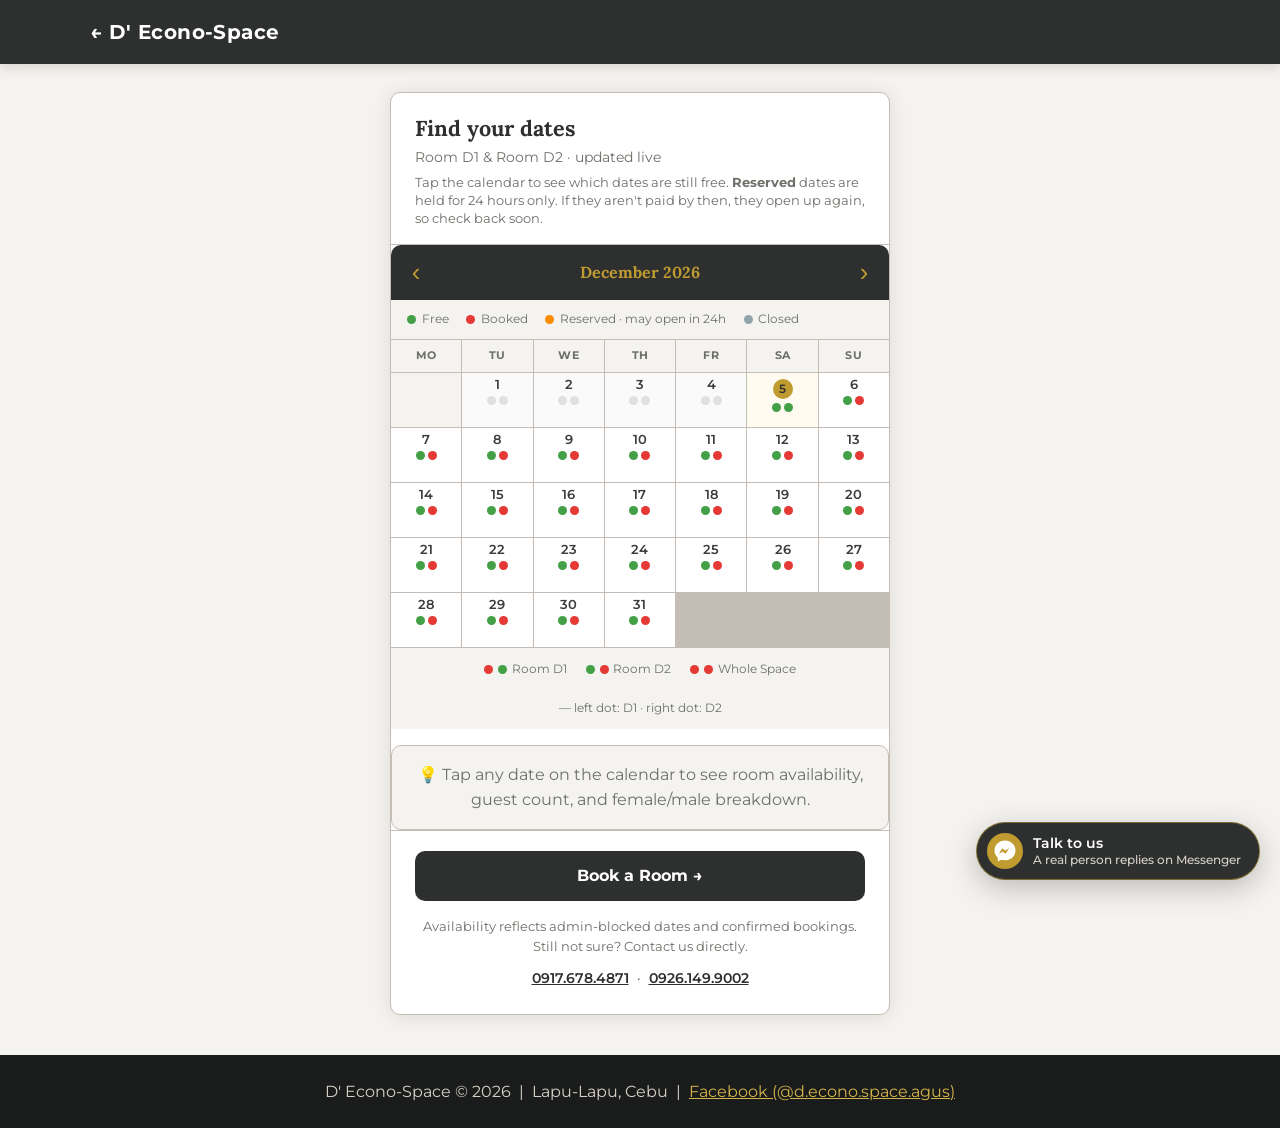
<file: availability.html>
<!DOCTYPE html>
<html lang="en">
<head>
  <meta charset="UTF-8" />
  <meta name="viewport" content="width=device-width, initial-scale=1.0" />
  <title>Room Availability — D' Econo-Space</title>
  <meta name="description" content="Check room availability at D' Econo-Space — Lapu-Lapu, Cebu. See open dates for Room D1, Room D2, and D' Whole Space." />
  <link rel="stylesheet" href="assets/style.css" />
</head>
<body class="form-page">

  <nav class="nav">
    <div class="container">
      <a class="nav-logo" href="index.html">← D' Econo-Space</a>
    </div>
  </nav>

  <div class="form-wrap" style="padding-top:1.75rem;padding-bottom:2.5rem;">
    <div class="form-card" style="max-width:500px;padding:0;overflow:hidden;border-radius:var(--radius);border:1px solid var(--border);box-shadow:var(--shadow);">

      <!-- Header -->
      <div style="padding:1.35rem 1.5rem 1rem;border-bottom:1px solid var(--border);">
        <h1 style="font-size:1.35rem;margin-bottom:.25rem;">Find your dates</h1>
        <p class="subtitle" style="margin:0;font-size:.88rem;">Room D1 &amp; Room D2 · updated live</p>
        <p style="margin-top:.4rem;font-size:.8rem;color:var(--text-muted);line-height:1.4;">Tap the calendar to see which dates are still free. <strong>Reserved</strong> dates are held for 24 hours only. If they aren't paid by then, they open up again, so check back soon.</p>
      </div>

      <!-- Calendar mount point -->
      <div id="cal-public"></div>

      <!-- CTA -->
      <div style="padding:1.25rem 1.5rem 1.5rem;border-top:1px solid var(--border);">
        <a id="btn-book-room-availability" href="booking.html" class="btn btn-primary btn-full" style="margin-bottom:1rem;">Book a Room →</a>
        <p style="text-align:center;font-size:.8rem;color:var(--text-muted);line-height:1.6;">
          Availability reflects admin-blocked dates and confirmed bookings.<br>
          Still not sure? Contact us directly.
        </p>
        <p style="text-align:center;margin-top:.65rem;font-size:.85rem;">
          <a href="tel:+639176784871" style="color:var(--navy);font-weight:600;">0917.678.4871</a>
          &nbsp;·&nbsp;
          <a href="tel:+639261499002" style="color:var(--navy);font-weight:600;">0926.149.9002</a>
        </p>
      </div>

    </div>
  </div>

  <footer>
    <p>D' Econo-Space &copy; 2026 &nbsp;|&nbsp; Lapu-Lapu, Cebu &nbsp;|&nbsp; <a href="https://www.facebook.com/d.econo.space.agus" target="_blank">Facebook (@d.econo.space.agus)</a></p>
  </footer>

  <a href="https://m.me/890165717502663" target="_blank" class="messenger-fab des-messenger-btn" title="Chat with D' Econo-Space on Messenger (@d.econo.space.agus)">
    <svg viewBox="0 0 48 48" xmlns="http://www.w3.org/2000/svg">
      <circle cx="24" cy="24" r="24" fill="#0078FF"/>
      <path d="M24 7C14.06 7 6 14.61 6 24c0 5.16 2.37 9.78 6.12 12.95L12 41l4.29-2.13C18.07 39.58 20.98 40 24 40c9.94 0 18-7.61 18-17S33.94 7 24 7z" fill="white"/>
      <path d="M21.5 27.5l-4-4.5L10.5 27.5l8.5-9 4 4.5 7-9-8.5 9z" fill="#0078FF"/>
    </svg>
  </a>

  <script src="js/config.js"></script>
  <script src="js/cal.js"></script>
  <script src="js/chatbot.js" defer></script>
  <script>
    document.addEventListener('DOMContentLoaded', function () {
      initCalendar('cal-public', false);
    });
    // Clear any preverified voucher token when user clicks the availability CTA
    (function(){
      const btn = document.getElementById('btn-book-room-availability');
      if (btn) btn.addEventListener('click', () => sessionStorage.removeItem('des_voucher_approved'));
    })();
  </script>
</body>
</html>
</file>
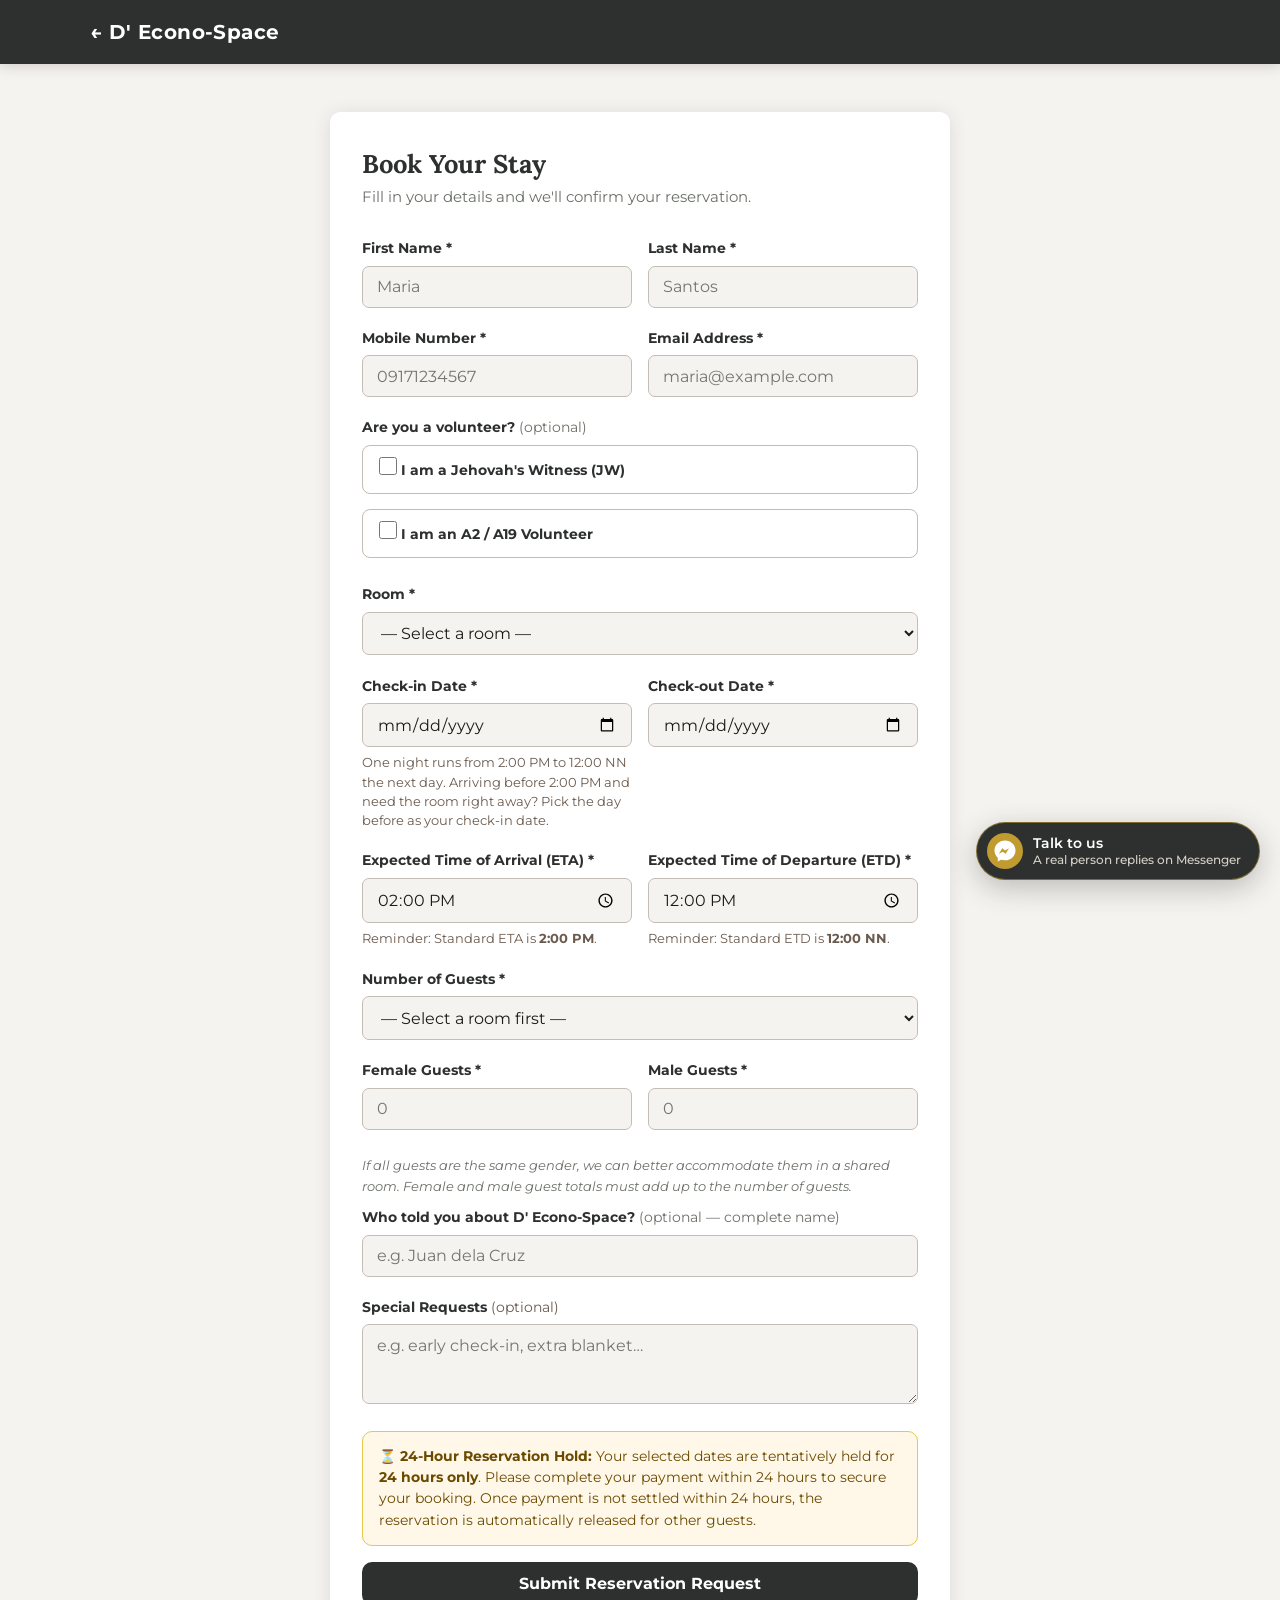
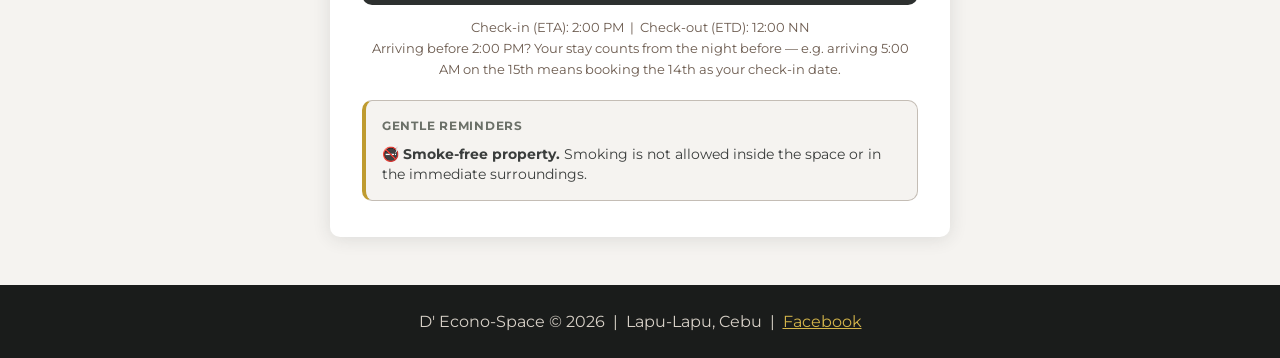
<file: booking.html>
<!DOCTYPE html>
<html lang="en">
<head>
  <meta charset="UTF-8" />
  <meta name="viewport" content="width=device-width, initial-scale=1.0" />
  <title>Book a Room — D' Econo-Space</title>
  <meta name="description" content="Book your stay at D' Econo-Space — affordable rooms in Lapu-Lapu, Cebu, near Mactan Airport. Beddings, WiFi, and kitchen included." />

  <!-- Open Graph / Facebook / Messenger link preview -->
  <meta property="og:type" content="website" />
  <meta property="og:url" content="https://d-econo-space-agus.vercel.app/booking.html" />
  <meta property="og:title" content="Book a Room — D' Econo-Space" />
  <meta property="og:description" content="Book your stay at D' Econo-Space — affordable rooms in Lapu-Lapu, Cebu, near Mactan Airport. Beddings, WiFi, and kitchen included." />
  <meta property="og:image" content="https://d-econo-space-agus.vercel.app/assets/images/og-share.jpg" />
  <meta property="og:image:width" content="1200" />
  <meta property="og:image:height" content="630" />
  <meta property="og:image:alt" content="D' Econo-Space — the ground-unit entrance" />
  <meta property="og:site_name" content="D' Econo-Space" />
  <meta property="og:locale" content="en_PH" />

  <!-- Twitter / X card -->
  <meta name="twitter:card" content="summary_large_image" />
  <meta name="twitter:title" content="Book a Room — D' Econo-Space" />
  <meta name="twitter:description" content="Book your stay at D' Econo-Space — affordable rooms in Lapu-Lapu, Cebu, near Mactan Airport. Beddings, WiFi, and kitchen included." />
  <meta name="twitter:image" content="https://d-econo-space-agus.vercel.app/assets/images/og-share.jpg" />

  <link rel="stylesheet" href="assets/style.css" />
</head>
<body class="form-page">

  <nav class="nav">
    <div class="container">
      <a class="nav-logo" href="index.html">← D' Econo-Space</a>
    </div>
  </nav>

  <div class="form-wrap">
    <div class="form-card">
      <h1>Book Your Stay</h1>
      <p class="subtitle">Fill in your details and we'll confirm your reservation.</p>

      <div id="donation-rec" class="rec-banner hidden">
        <p style="margin:0;">💛 You're reserving a room as a <strong>donation</strong> to D' Econo-Space — your gift holds your dates and keeps this place running for the next volunteer.</p>
      </div>

      <div id="booking-alert" class="alert hidden"></div>

      <form id="booking-form" novalidate>

        <!-- Name -->
        <div class="form-row">
          <div class="form-group">
            <label for="firstName">First Name *</label>
            <input type="text" id="firstName" name="firstName" placeholder="Maria" required />
          </div>
          <div class="form-group">
            <label for="lastName">Last Name *</label>
            <input type="text" id="lastName" name="lastName" placeholder="Santos" required />
          </div>
        </div>

        <!-- Mobile + Email -->
        <div class="form-row">
          <div class="form-group">
            <label for="mobile">Mobile Number *</label>
            <input type="tel" id="mobile" name="mobile" placeholder="09171234567" required />
          </div>
          <div class="form-group">
            <label for="email">Email Address *</label>
            <input type="email" id="email" name="email" placeholder="maria@example.com" required />
          </div>
        </div>

        <!-- Discount eligibility -->
        <div class="form-group">
          <label>Are you a volunteer? <span style="font-weight:400;color:var(--text-muted);">(optional)</span></label>
          <div class="disc-checks">
            <label class="disc-option" id="opt-jw">
              <input type="checkbox" id="disc-jw">
              <span>I am a Jehovah's Witness (JW)</span>
            </label>
            <label class="disc-option" id="opt-a2a19">
              <input type="checkbox" id="disc-a2a19">
              <span>I am an A2 / A19 Volunteer</span>
            </label>
          </div>
        </div>

        <!-- JW verification panel -->
        <div id="jw-panel" class="disc-panel hidden">
          <p class="disc-intro">You may qualify for a JW discount — confirm by answering:</p>
          <p id="jw-q" class="disc-question"></p>
          <input type="text" id="jw-ans" placeholder="Enter song number" inputmode="numeric" autocomplete="off" />
          <div id="jw-ans-status" class="voucher-status" style="margin-top:.5rem;"></div>
          <div id="jw-donate-wrap" class="donate-wrap hidden">
            <p class="donate-note">As a fellow volunteer, give what you're able. Payment is via GCash, Maya, or Bank transfer — no cash on arrival.</p>
            <a id="jw-donate-btn" href="#" target="_blank" rel="noopener" class="btn btn-donate">Give a Donation Instead</a>
          </div>
        </div>

        <!-- A2/A19 panel -->
        <div id="a2a19-panel" class="disc-panel hidden">
          <div id="a2a19-gate">
            <p class="disc-intro">Confirm both details to unlock the A2/A19 volunteer rate:</p>
            <p id="a2a19-jw-q" class="disc-question"></p>
            <input type="text" id="a2a19-jw-ans" placeholder="Enter song number" inputmode="numeric" autocomplete="off" />
            <div id="a2a19-jw-ans-status" class="voucher-status" style="margin-top:.5rem;"></div>
            <p class="disc-intro" style="margin-top:1.25rem;">Enter your A2/A19 account number:</p>
            <input type="text" id="a2a19-acct" inputmode="numeric" autocomplete="off" maxlength="7" />
            <div id="a2a19-acct-status" class="voucher-status" style="margin-top:.5rem;"></div>
          </div>
          <div id="a2a19-msg" style="display:none;">
            <div id="a2a19-donate-wrap" class="donate-wrap hidden">
              <p class="donate-note">As a fellow volunteer, give what you're able. Payment is via GCash, Maya, or Bank transfer — no cash on arrival.</p>
              <a id="a2a19-donate-btn" href="#" target="_blank" rel="noopener" class="btn btn-donate">Give a Donation Instead</a>
            </div>
          </div>
        </div>

        <!-- Room -->
        <div class="form-group">
          <label for="room">Room *</label>
          <select id="room" name="room" required>
            <option value="">— Select a room —</option>
            <option value="d1">Room D1 — up to 4 guests · AC</option>
            <option value="d2">Room D2 — up to 4 guests · Fan</option>
            <option value="whole">D' Whole Space — Exclusive · up to 8 guests</option>
          </select>
        </div>

        <!-- Whole Space recommendation -->
        <div id="whole-space-rec" class="rec-banner hidden">
          <p>Rooms D1 and D2 each fit up to 4 guests. Booking for 5 or more? <strong>D' Whole Space</strong> sleeps up to 8.</p>
          <button type="button" id="switch-to-whole" class="btn btn-gold">Switch to Whole Space</button>
        </div>

        <!-- Check-in / Check-out -->
        <div class="form-row">
          <div class="form-group">
            <label for="checkin">Check-in Date *</label>
            <input type="date" id="checkin" name="checkin" required />
            <p style="margin-top:.4rem;font-size:.8rem;color:#6b5a4e;line-height:1.5;">One night runs from 2:00 PM to 12:00 NN the next day. Arriving before 2:00 PM and need the room right away? Pick the day before as your check-in date.</p>
          </div>
          <div class="form-group">
            <label for="checkout">Check-out Date *</label>
            <input type="date" id="checkout" name="checkout" required />
          </div>
        </div>

        <!-- Expected Arrival & Departure Times -->
        <div class="form-row">
          <div class="form-group">
            <label for="arrivalTime">Expected Time of Arrival (ETA) *</label>
            <input type="time" id="arrivalTime" name="arrivalTime" value="14:00" required />
            <p style="margin-top:.4rem;font-size:.8rem;color:#6b5a4e;line-height:1.5;">Reminder: Standard ETA is <strong>2:00 PM</strong>.</p>
          </div>
          <div class="form-group">
            <label for="departureTime">Expected Time of Departure (ETD) *</label>
            <input type="time" id="departureTime" name="departureTime" value="12:00" required />
            <p style="margin-top:.4rem;font-size:.8rem;color:#6b5a4e;line-height:1.5;">Reminder: Standard ETD is <strong>12:00 NN</strong>.</p>
          </div>
        </div>

        <!-- Guests -->
        <div class="form-group">
          <label for="guests">Number of Guests *</label>
          <select id="guests" name="guests" required>
            <option value="">— Select a room first —</option>
          </select>
          <p id="guests-note" class="card-note hidden" style="margin-top:.4rem;">For more than 8 guests, please <a href="mailto:d.econospace.cebu@gmail.com" style="color:var(--navy);">contact our support team</a> for a special arrangement.</p>
        </div>

        <div class="form-row">
          <div class="form-group">
            <label for="femaleGuests">Female Guests *</label>
            <input type="number" id="femaleGuests" name="femaleGuests" min="0" placeholder="0" required />
          </div>
          <div class="form-group">
            <label for="maleGuests">Male Guests *</label>
            <input type="number" id="maleGuests" name="maleGuests" min="0" placeholder="0" required />
          </div>
        </div>
        <p id="gender-count-note" class="card-note" style="margin-top:.4rem;">If all guests are the same gender, we can better accommodate them in a shared room. Female and male guest totals must add up to the number of guests.</p>

        <!-- Solo Share Waitlist (only shown for 1 guest in D1/D2) -->
        <div id="share-waitlist" class="form-group hidden" style="background:var(--cream);border-radius:var(--radius);padding:1rem;">
          <label for="share-optin" style="display:flex;gap:.6rem;align-items:flex-start;cursor:pointer;margin:0;">
            <input type="checkbox" id="share-optin" style="margin-top:.25rem;flex-shrink:0;">
            <span>
              <strong style="color:var(--brown);">Traveling solo? Join the Share Waitlist</strong><br>
              <span style="font-size:.86rem;color:#6b5a4e;">If another solo guest matches your dates, we'll ask if you both want to share the room and split the cost — and refund you down to the shared rate if you've already paid. No match? You simply keep your private room.</span>
            </span>
          </label>
        </div>

        <!-- Exclusive note: Whole Space 5+ guests -->
        <div id="exclusive-note" class="form-group hidden" style="background:var(--navy);border-radius:var(--radius);padding:.9rem 1rem;">
          <p style="margin:0;font-size:.88rem;color:var(--gold);font-weight:700;">You have the place to yourselves.</p>
          <p style="margin:.3rem 0 0;font-size:.84rem;color:var(--light);line-height:1.55;">With 5 or more guests, the Whole Space is exclusively yours — no other bookings will be placed alongside your stay.</p>
        </div>

        <!-- Price display -->
        <div class="price-display" id="price-display" style="display:none;">
          <div class="total" id="price-total">₱0</div>
          <div class="breakdown" id="price-breakdown"></div>
        </div>

        <!-- Referral -->
        <div class="form-group">
          <label for="referral">Who told you about D' Econo-Space? <span style="font-weight:400;color:var(--text-muted);">(optional — complete name)</span></label>
          <input type="text" id="referral" name="referral" placeholder="e.g. Juan dela Cruz" />
        </div>

        <!-- Special requests -->
        <div class="form-group">
          <label for="requests">Special Requests <span style="font-weight:400;color:#6b5a4e;">(optional)</span></label>
          <textarea id="requests" name="requests" rows="3" placeholder="e.g. early check-in, extra blanket…"></textarea>
        </div>

        <!-- Conflict warning -->
        <div id="conflict-warning" class="alert alert-error hidden">
          The dates you selected are already reserved for this room. Please choose different dates or select another room.
        </div>

        <div id="d2-availability-warning" class="alert alert-error hidden" style="display:none;"></div>

        <div id="blocked-dates-warning" class="alert alert-error hidden">
          The dates you selected are not available for booking — the space is closed for maintenance or a private event. Please choose different dates or contact us.
        </div>

        <div style="background:#fff8e8;border:1px solid #e6c84a;border-radius:var(--radius);padding:.85rem 1rem;margin-bottom:1rem;font-size:.86rem;color:#6b4a00;line-height:1.55;">
          ⏳ <strong>24-Hour Reservation Hold:</strong> Your selected dates are tentatively held for <strong>24 hours only</strong>. Please complete your payment within 24 hours to secure your booking. Once payment is not settled within 24 hours, the reservation is automatically released for other guests.
        </div>

        <button type="submit" class="btn btn-primary btn-full" id="submit-btn">
          Submit Reservation Request
        </button>

        <p id="payment-note" style="text-align:center;margin-top:.75rem;font-size:.83rem;color:#6b5a4e;">
          Check-in (ETA): 2:00 PM &nbsp;|&nbsp; Check-out (ETD): 12:00 NN<br>Arriving before 2:00 PM? Your stay counts from the night before — e.g. arriving 5:00 AM on the 15th means booking the 14th as your check-in date.
        </p>

        <div class="reminders-block">
          <p class="reminders-label">Gentle Reminders</p>
          <ul>
            <li>🚭 <strong>Smoke-free property.</strong> Smoking is not allowed inside the space or in the immediate surroundings.</li>
          </ul>
        </div>

      </form>
    </div>
  </div>

  <footer>
    <p>D' Econo-Space &copy; 2026 &nbsp;|&nbsp; Lapu-Lapu, Cebu &nbsp;|&nbsp; <a href="https://www.facebook.com/d.econo.space.agus" target="_blank">Facebook</a></p>
  </footer>

  <a href="https://m.me/890165717502663" target="_blank" class="messenger-fab des-messenger-btn" title="Chat with D' Econo-Space on Messenger (@d.econo.space.agus)">
    <svg viewBox="0 0 48 48" xmlns="http://www.w3.org/2000/svg">
      <circle cx="24" cy="24" r="24" fill="#0078FF"/>
      <path d="M24 7C14.06 7 6 14.61 6 24c0 5.16 2.37 9.78 6.12 12.95L12 41l4.29-2.13C18.07 39.58 20.98 40 24 40c9.94 0 18-7.61 18-17S33.94 7 24 7z" fill="white"/>
      <path d="M21.5 27.5l-4-4.5L10.5 27.5l8.5-9 4 4.5 7-9-8.5 9z" fill="#0078FF"/>
    </svg>
  </a>

  <script src="js/iab.js"></script>
  <script src="js/config.js"></script>
  <script src="js/settings.js"></script>
  <script src="js/ghl.js"></script>
  <script src="js/voucher.js"></script>
  <script src="js/booking.js"></script>
  <script src="js/chatbot.js" defer></script>
</body>
</html>
</file>
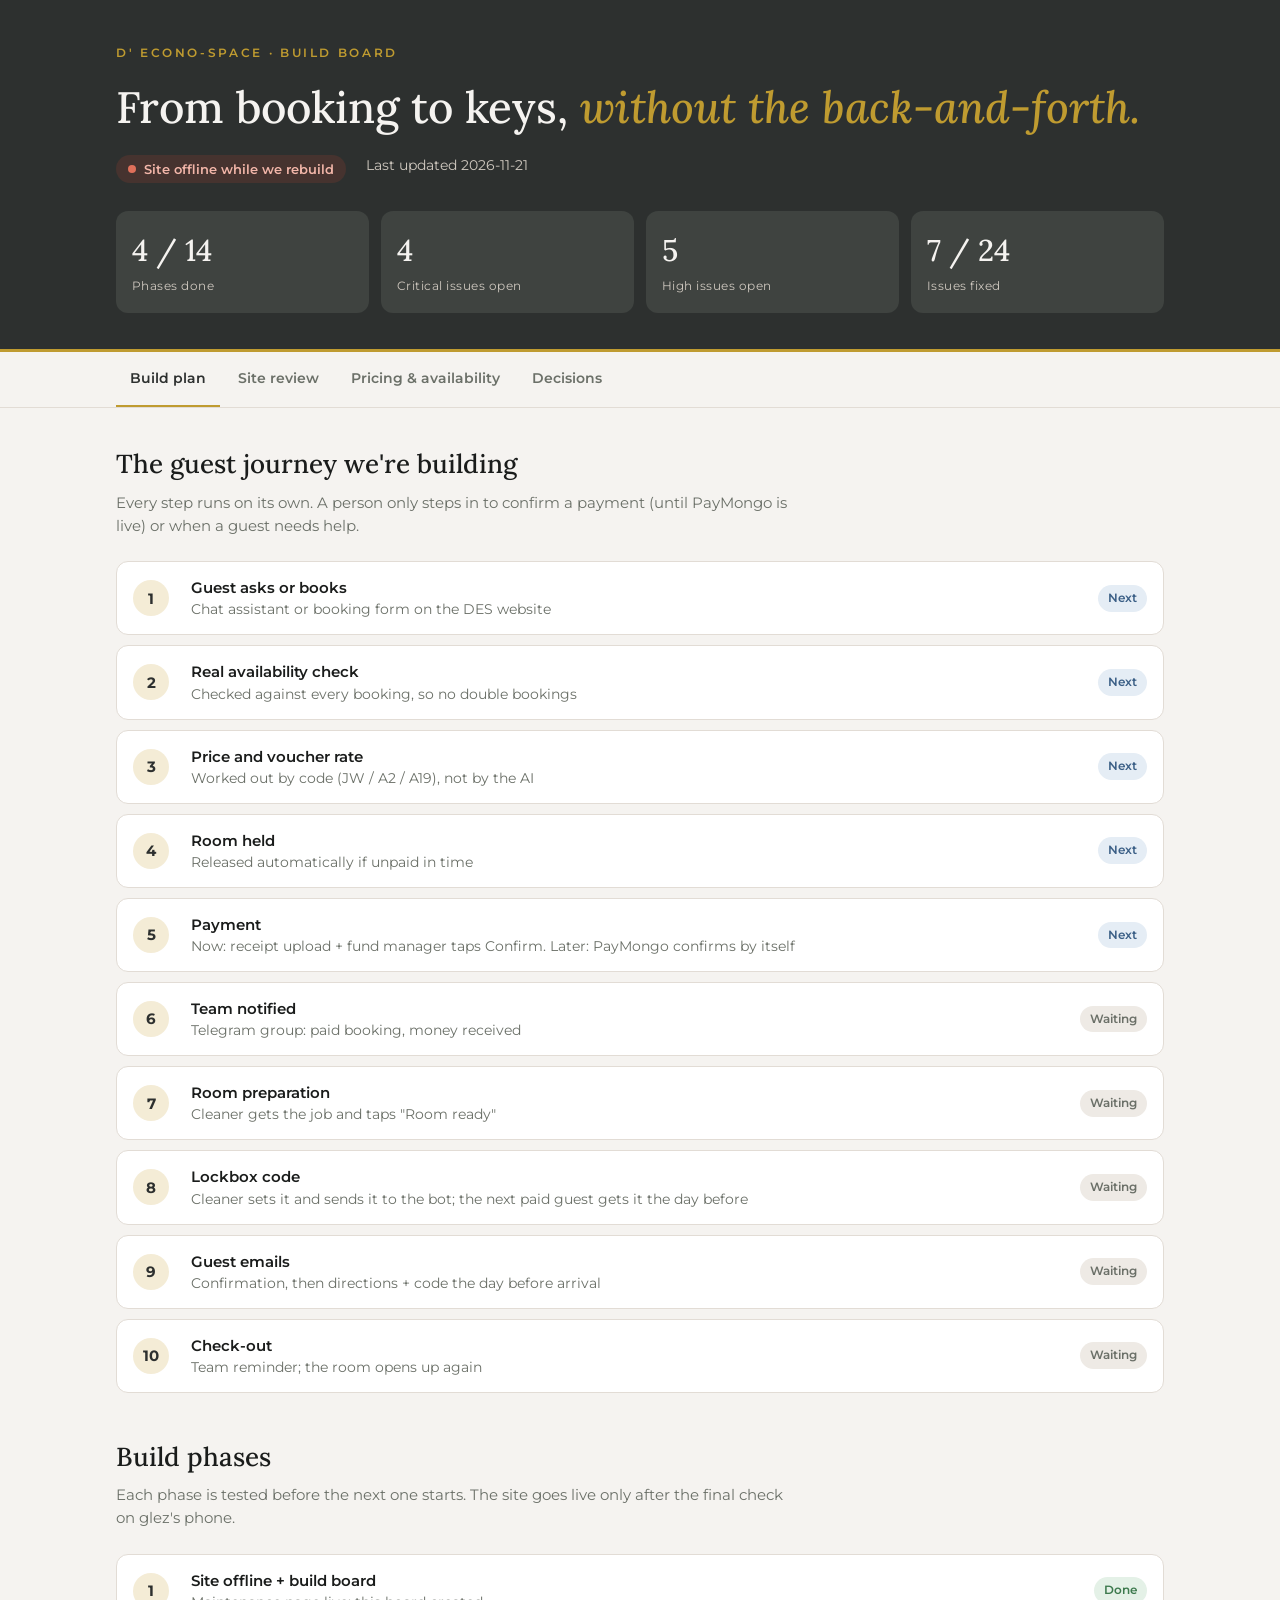
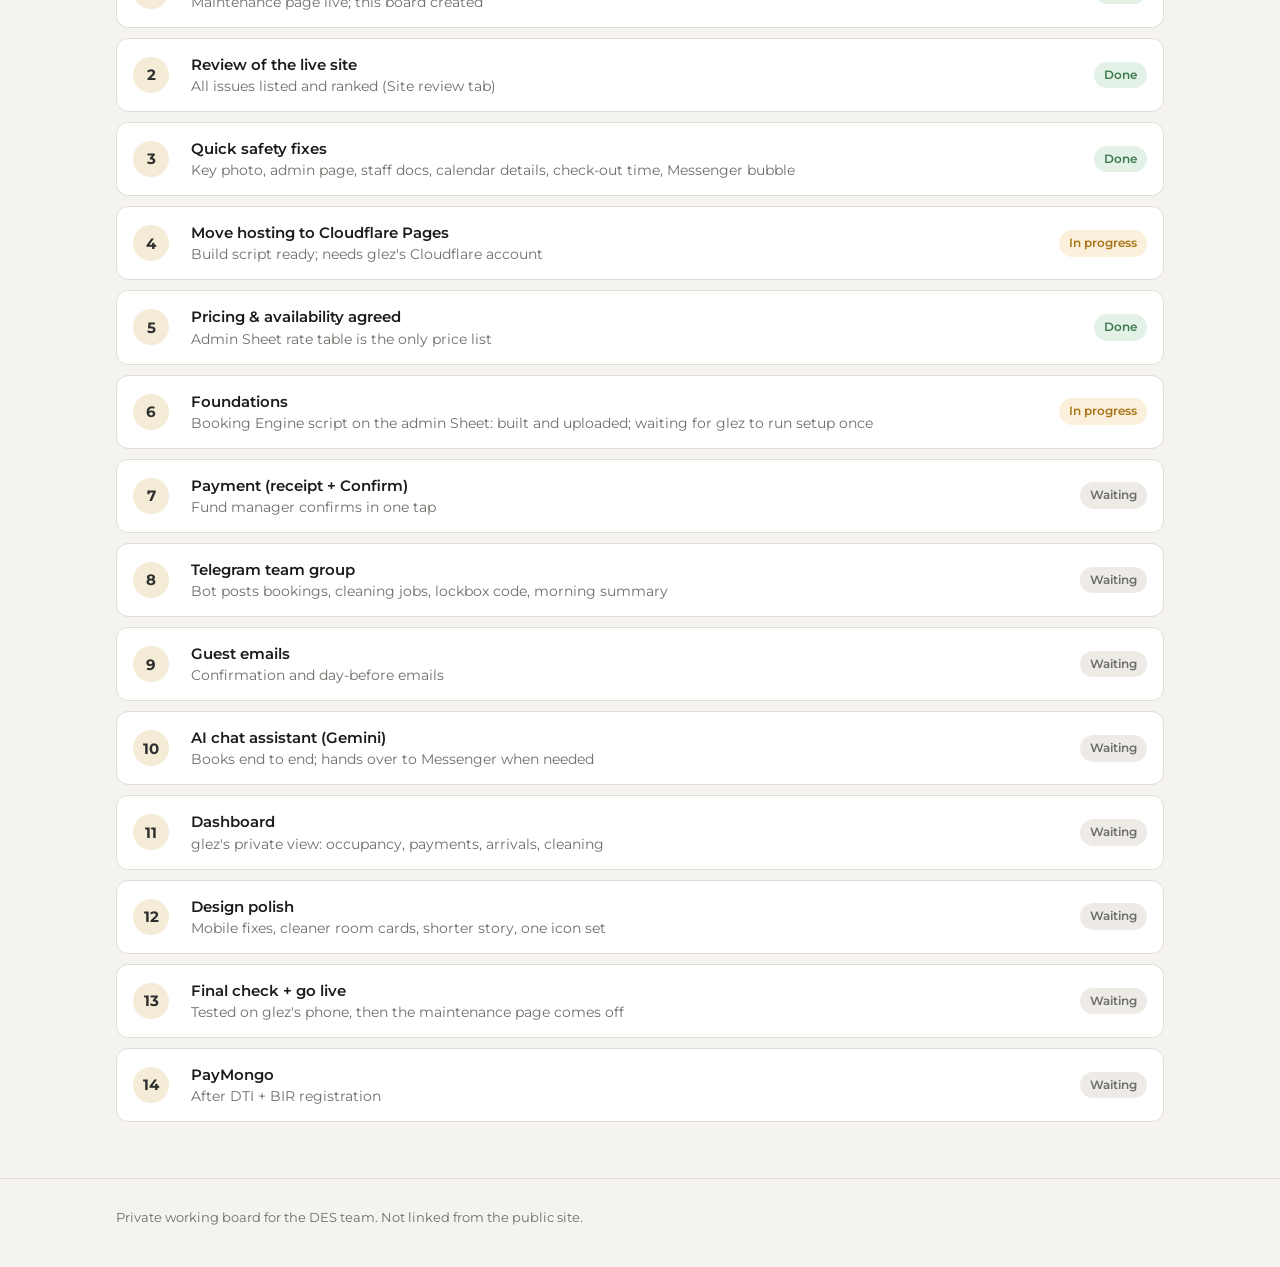
<file: build.html>
<!doctype html>
<html lang="en">
<head>
  <meta charset="utf-8" />
  <meta name="viewport" content="width=device-width, initial-scale=1" />
  <meta name="robots" content="noindex, nofollow" />
  <title>DES Build Board</title>
  <link rel="preconnect" href="https://fonts.googleapis.com" />
  <link href="https://fonts.googleapis.com/css2?family=Lora:ital,wght@0,500;1,500&family=Montserrat:wght@400;500;600;700&display=swap" rel="stylesheet" />
  <style>
    :root {
      --ink: #2D302F;
      --ink-2: #3F4340;
      --gold: #BF9B30;
      --gold-soft: #F4ECD6;
      --paper: #F5F3F0;
      --card: #FFFFFF;
      --line: #E2DCD5;
      --text: #1A1C1B;
      --muted: #6B7068;
      --red: #B5432F;
      --red-soft: #F8E7E3;
      --amber: #A9741A;
      --amber-soft: #FBF0DC;
      --green: #3D7A4E;
      --green-soft: #E4F1E7;
      --blue: #3B5F86;
      --blue-soft: #E5EDF5;
    }
    * { box-sizing: border-box; margin: 0; }
    body {
      background: var(--paper);
      color: var(--text);
      font-family: Montserrat, system-ui, -apple-system, sans-serif;
      font-size: 15px;
      line-height: 1.55;
    }
    .wrap { max-width: 1080px; margin: 0 auto; padding: 0 16px; }

    header { background: var(--ink); color: var(--paper); padding: 44px 0 36px; border-bottom: 3px solid var(--gold); }
    .eyebrow { font-size: 12px; letter-spacing: .22em; text-transform: uppercase; color: var(--gold); font-weight: 600; }
    h1 { font-family: Lora, Georgia, serif; font-weight: 500; font-size: clamp(28px, 4.4vw, 44px); margin-top: 10px; }
    h1 em { color: var(--gold); }
    .meta { margin-top: 14px; color: #CFC8BF; font-size: 14px; display: flex; flex-wrap: wrap; gap: 8px 20px; }
    .live-pill { display: inline-flex; align-items: center; gap: 8px; padding: 4px 12px; border-radius: 999px; background: rgba(181,67,47,.18); color: #F2B6A9; font-weight: 600; font-size: 13px; }
    .live-pill::before { content: ""; width: 8px; height: 8px; border-radius: 50%; background: #E0705A; }

    .stats { display: grid; grid-template-columns: repeat(4, 1fr); gap: 12px; margin-top: 28px; }
    .stat { background: var(--ink-2); border-radius: 12px; padding: 16px; }
    .stat b { display: block; font-family: Lora, Georgia, serif; font-size: 30px; font-weight: 500; color: var(--paper); }
    .stat span { font-size: 12px; color: #CFC8BF; letter-spacing: .04em; }

    nav.tabs { position: sticky; top: 0; z-index: 5; background: var(--paper); border-bottom: 1px solid var(--line); }
    nav.tabs .wrap { display: flex; gap: 4px; overflow-x: auto; }
    nav.tabs button {
      background: none; border: 0; padding: 16px 14px; font: inherit; font-weight: 600; font-size: 14px;
      color: var(--muted); cursor: pointer; border-bottom: 2px solid transparent; white-space: nowrap;
    }
    nav.tabs button[aria-selected="true"] { color: var(--ink); border-bottom-color: var(--gold); }

    section { padding: 36px 0 56px; }
    section[hidden] { display: none; }
    h2 { font-family: Lora, Georgia, serif; font-weight: 500; font-size: 26px; }
    .lede { color: var(--muted); margin-top: 6px; max-width: 680px; }

    /* Journey */
    .journey { margin-top: 24px; display: grid; gap: 10px; }
    .step { display: grid; grid-template-columns: 44px 1fr auto; gap: 14px; align-items: center; background: var(--card); border: 1px solid var(--line); border-radius: 12px; padding: 14px 16px; }
    .step .n { width: 36px; height: 36px; border-radius: 50%; display: grid; place-items: center; background: var(--gold-soft); color: var(--ink); font-weight: 700; }
    .step h3 { font-size: 15px; font-weight: 600; }
    .step p { color: var(--muted); font-size: 13.5px; }

    .badge { font-size: 12px; font-weight: 600; padding: 4px 10px; border-radius: 999px; white-space: nowrap; }
    .b-done { background: var(--green-soft); color: var(--green); }
    .b-progress { background: var(--amber-soft); color: var(--amber); }
    .b-next { background: var(--blue-soft); color: var(--blue); }
    .b-waiting { background: #EEEAE5; color: var(--muted); }
    .b-critical { background: var(--red-soft); color: var(--red); }
    .b-high { background: var(--amber-soft); color: var(--amber); }
    .b-design { background: var(--blue-soft); color: var(--blue); }
    .b-cost { background: var(--gold-soft); color: #7A5938; }

    /* Findings */
    .filters { display: flex; flex-wrap: wrap; gap: 8px; margin-top: 20px; }
    .filters button { font: inherit; font-size: 13px; font-weight: 600; padding: 7px 14px; border-radius: 999px; border: 1px solid var(--line); background: var(--card); color: var(--muted); cursor: pointer; }
    .filters button.on { background: var(--ink); color: var(--paper); border-color: var(--ink); }
    .findings { margin-top: 16px; display: grid; gap: 10px; }
    .finding { background: var(--card); border: 1px solid var(--line); border-left: 4px solid var(--line); border-radius: 10px; padding: 16px 18px; }
    .finding.critical { border-left-color: var(--red); }
    .finding.high { border-left-color: var(--amber); }
    .finding.design { border-left-color: var(--blue); }
    .finding.cost { border-left-color: var(--gold); }
    .finding .top { display: flex; justify-content: space-between; gap: 12px; align-items: baseline; }
    .finding h3 { font-size: 15px; font-weight: 600; }
    .finding p { margin-top: 6px; font-size: 14px; color: var(--text); }
    .finding .fix { margin-top: 8px; font-size: 13.5px; color: var(--muted); }
    .finding .fix b { color: var(--ink); }
    .finding.fixed { opacity: .62; }
    .finding.fixed h3 { text-decoration: line-through; }

    /* Tables */
    table { width: 100%; border-collapse: collapse; margin-top: 20px; background: var(--card); border: 1px solid var(--line); border-radius: 12px; overflow: hidden; font-size: 14px; }
    th, td { text-align: left; padding: 12px 14px; border-bottom: 1px solid var(--line); vertical-align: top; }
    th { font-size: 12px; letter-spacing: .06em; text-transform: uppercase; color: var(--muted); background: #FAF8F5; }
    tr:last-child td { border-bottom: 0; }
    .table-scroll { overflow-x: auto; }

    .callout { margin-top: 20px; background: var(--gold-soft); border-radius: 12px; padding: 16px 18px; font-size: 14px; }
    .callout b { color: var(--ink); }

    footer { padding: 28px 0 40px; color: var(--muted); font-size: 13px; border-top: 1px solid var(--line); }

    @media (max-width: 720px) {
      .stats { grid-template-columns: repeat(2, 1fr); }
      .step { grid-template-columns: 36px 1fr; }
      .step .badge { grid-column: 2; justify-self: start; }
      .finding .top { flex-direction: column; gap: 6px; }
    }
  </style>
</head>
<body>

<header>
  <div class="wrap">
    <div class="eyebrow">D' Econo-Space · Build Board</div>
    <h1>From booking to keys, <em>without the back-and-forth.</em></h1>
    <div class="meta">
      <span class="live-pill">Site offline while we rebuild</span>
      <span id="updated"></span>
    </div>
    <div class="stats" id="stats"></div>
  </div>
</header>

<nav class="tabs" aria-label="Board sections">
  <div class="wrap" role="tablist">
    <button role="tab" data-tab="plan" aria-selected="true">Build plan</button>
    <button role="tab" data-tab="review" aria-selected="false">Site review</button>
    <button role="tab" data-tab="pricing" aria-selected="false">Pricing &amp; availability</button>
    <button role="tab" data-tab="decisions" aria-selected="false">Decisions</button>
  </div>
</nav>

<main class="wrap">

  <section id="tab-plan">
    <h2>The guest journey we're building</h2>
    <p class="lede">Every step runs on its own. A person only steps in to confirm a payment (until PayMongo is live) or when a guest needs help.</p>
    <div class="journey" id="journey"></div>

    <h2 style="margin-top:44px">Build phases</h2>
    <p class="lede">Each phase is tested before the next one starts. The site goes live only after the final check on glez's phone.</p>
    <div class="journey" id="phases"></div>
  </section>

  <section id="tab-review" hidden>
    <h2>Site review: d-econo-space-agus.vercel.app</h2>
    <p class="lede">Every issue found, ranked. Each one turns grey when it's fixed and tested.</p>
    <div class="filters" id="filters"></div>
    <div class="findings" id="findings"></div>
  </section>

  <section id="tab-pricing" hidden>
    <h2>Pricing &amp; availability</h2>
    <p class="lede">Today the site, the chat assistant and the May rate sheet each show different prices. We agree on one rate table here, and every page reads from it.</p>

    <div class="callout"><b>Room D2: booked from Dec 6, 2026, until further notice.</b> The booking form and calendar now show D2 as booked from that night on. D' Whole Space is unavailable from the same date, because it includes D2. Room D1 is unaffected.</div>

    <div class="table-scroll"><table id="rate-compare"></table></div>
    <div class="table-scroll"><table id="pricing-questions"></table></div>
  </section>

  <section id="tab-decisions" hidden>
    <h2>Decisions so far</h2>
    <p class="lede">What's been agreed, and when.</p>
    <div class="table-scroll"><table id="decisions"></table></div>
  </section>

</main>

<footer>
  <div class="wrap">Private working board for the DES team. Not linked from the public site.</div>
</footer>

<script>
  // ── Board data: update these arrays as the build moves ──────────────────────
  const UPDATED = '2026-11-21';

  const JOURNEY = [
    ['Guest asks or books', 'Chat assistant or booking form on the DES website', 'next'],
    ['Real availability check', 'Checked against every booking, so no double bookings', 'next'],
    ['Price and voucher rate', 'Worked out by code (JW / A2 / A19), not by the AI', 'next'],
    ['Room held', 'Released automatically if unpaid in time', 'next'],
    ['Payment', 'Now: receipt upload + fund manager taps Confirm. Later: PayMongo confirms by itself', 'next'],
    ['Team notified', 'Telegram group: paid booking, money received', 'waiting'],
    ['Room preparation', 'Cleaner gets the job and taps "Room ready"', 'waiting'],
    ['Lockbox code', 'Cleaner sets it and sends it to the bot; the next paid guest gets it the day before', 'waiting'],
    ['Guest emails', 'Confirmation, then directions + code the day before arrival', 'waiting'],
    ['Check-out', 'Team reminder; the room opens up again', 'waiting'],
  ];

  const PHASES = [
    ['Site offline + build board', 'Maintenance page live; this board created', 'done'],
    ['Review of the live site', 'All issues listed and ranked (Site review tab)', 'done'],
    ['Quick safety fixes', 'Key photo, admin page, staff docs, calendar details, check-out time, Messenger bubble', 'done'],
    ['Move hosting to Cloudflare Pages', 'Build script ready; needs glez\'s Cloudflare account', 'progress'],
    ['Pricing & availability agreed', 'Admin Sheet rate table is the only price list', 'done'],
    ['Foundations', 'Booking Engine script on the admin Sheet: built and uploaded; waiting for glez to run setup once', 'progress'],
    ['Payment (receipt + Confirm)', 'Fund manager confirms in one tap', 'waiting'],
    ['Telegram team group', 'Bot posts bookings, cleaning jobs, lockbox code, morning summary', 'waiting'],
    ['Guest emails', 'Confirmation and day-before emails', 'waiting'],
    ['AI chat assistant (Gemini)', 'Books end to end; hands over to Messenger when needed', 'waiting'],
    ['Dashboard', "glez's private view: occupancy, payments, arrivals, cleaning", 'waiting'],
    ['Design polish', 'Mobile fixes, cleaner room cards, shorter story, one icon set', 'waiting'],
    ['Final check + go live', "Tested on glez's phone, then the maintenance page comes off", 'waiting'],
    ['PayMongo', 'After DTI + BIR registration', 'waiting'],
  ];

  // severity: critical | high | design | cost — status: open | fixed
  const FINDINGS = [
    ['critical', 'The admin Google Sheet is open to anyone with the link', 'Guest names and contact numbers in the admin Sheet can be opened without signing in.', 'Done: sharing set back to Restricted (admin members only). Checked from outside: access refused.', 'fixed'],
    ['critical', 'Staff handbook and internal notes were public pages', 'The staff handbook, setup notes and script code were reachable on the website.', 'Done: excluded from the website. They stay in the repo for the team.', 'fixed'],
    ['critical', 'Public calendar showed guest counts and genders', 'Tapping a date showed pax and female/male numbers for each booking.', 'Done: the calendar now shows only Available / Reserved / Booked.', 'fixed'],
    ['critical', 'Guest names are publicly readable', 'The calendar data includes more guest details than a calendar needs.', 'The server sends only room + dates. Names stay in the Sheet.', 'open'],
    ['critical', 'Two guests can still book the same room', 'The website checks availability, but the server saves every request without checking again. Two people booking at the same time both get in.', 'The server checks dates inside its lock before saving.', 'open'],
    ['critical', 'The price is set by the guest\'s browser', 'The total price is calculated in the browser and the server stores whatever it receives. It can be changed before sending.', 'The server calculates the price from the official rate table.', 'open'],
    ['critical', 'Volunteer rates can be unlocked by anyone', 'The weekly JW check runs in the browser, where it can be skipped.', 'Check the answer on the server; never publish it.', 'open'],
    ['critical', 'Admin page protected only by a visible password', 'The admin page has no real login.', 'Done: old admin page retired from the site. The Google Sheet is the admin tool.', 'fixed'],
    ['critical', 'Homepage shows where the keys are kept', 'The gallery photo "The key-holder — always leave the keys here" tells the public exactly where the keys are.', 'Done: replaced with a living-area photo; the key photo can no longer be opened from the site.', 'fixed'],
    ['high', 'Prices disagree across the site', 'The chat assistant says D1 from ₱750, D2 fan-cooled for up to 4, Whole Space from ₱1,700. The booking form uses a different table. The May rate sheet has long-stay tiers the site doesn\'t use.', 'One rate table, agreed on the Pricing tab, used everywhere.', 'open'],
    ['high', 'Check-out time disagrees', 'Every page says 11:00 AM except one note on the booking form, which still says 12:00 NN.', 'Done: check-out is 12:00 NN on every page.', 'fixed'],
    ['high', 'Unpaid holds don\'t release on their own', 'The live server doesn\'t send booking times, so the 24-hour release can\'t run. All bookings stay "New" until someone edits the Sheet.', 'Holds expire on the server; statuses change automatically on payment.', 'open'],
    ['high', 'The live server code differs from the copy in the repo', 'The Apps Script that\'s running returns different data from the version saved in GitHub, so changes can be lost.', 'One source of truth, deployed from the repo.', 'open'],
    ['high', 'Admin-blocked dates aren\'t reaching the site', 'The published Blocked Dates tab is empty, and dates typed as real dates in the Sheet would not be read correctly.', 'Blocks read by the server with proper date handling.', 'open'],
    ['high', 'The chat bubble was a keyword matcher', 'It answers by spotting words ("room", "24", "pay") and can give wrong or unrelated answers. It also shows the guest\'s own typing as page code.', 'Done: replaced by a "Talk to us" button that opens DES Messenger (m.me/890165717502663).', 'fixed'],
    ['high', 'Leftover connections', 'An old Make.com cancellation link, empty GHL placeholders and a duplicate payment script are still in the code.', 'Remove or reconnect in Foundations.', 'open'],
    ['design', 'Homepage scrolls sideways on phones', 'The amenities grid is 606px wide on a 390px phone, so the whole page wobbles left and right.', 'Single-column amenities on phones.', 'open'],
    ['design', 'Two buttons fight on every room card', 'An orange "JW or A2/A19?" button sits above the gold "Book" button. Orange is off-brand and splits attention.', 'One gold Book button; volunteer rates as a quiet link.', 'open'],
    ['design', 'Room prices are confusing', '"From ₱238/person" sits next to "₱650 total". Guests have to work out which one they pay.', 'Lead with the room price per night; per-person as a small note.', 'open'],
    ['design', 'The story is a long italic wall', 'Six long italic paragraphs before guests see a room. Italic text is slow to read on phones.', 'Three short upright paragraphs + "Read our story".', 'open'],
    ['design', 'Mixed emoji icons', 'Emoji render differently on every phone and look unfinished next to the brand fonts.', 'One consistent line-icon set in brand gold.', 'open'],
    ['design', 'Two floating bubbles', 'The chat bubble and the Messenger bubble are stacked in the corner and cover content on phones.', 'One bubble; Messenger offered inside the chat.', 'open'],
    ['design', 'Booking form asks a lot up front', 'Fifteen fields, including gender split and arrival/departure times, before the guest sees a price.', 'Dates and room first, price shown, then details.', 'open'],
    ['cost', 'Vercel\'s free plan and payment requests', 'Vercel\'s rules count "any method of requesting or processing payment from visitors" as commercial use, even for non-profits. DES asks guests to pay through the site.', 'Decided: move to Cloudflare Pages (free). Build script and settings are ready; waiting on the Cloudflare account.', 'open'],
  ];

  const RATE_COMPARE = {
    head: ['Item', 'Admin Sheet rate table', 'Booking form (site)', 'Old chat bubble', 'May rate sheet'],
    rows: [
      ['Room D1, 1 guest, regular', '₱650', '₱650', '"from ₱750"', '₱950 (1–4 days)'],
      ['Room D1, 4 guests, regular', '₱950', '₱950', '—', '₱950'],
      ['Room D2, max guests', '4', '4', '4, "fan-cooled"', '2 (max 3, +₱150)'],
      ['Room D2, 2 guests, regular', '₱600', '₱600', '"from ₱550"', '₱650 (1–4 days)'],
      ['Whole Space, 8 guests', '₱1,900', '₱1,900', '"from ₱1,700"', '₱1,500 (+₱150 per extra)'],
      ['Long stay', 'Monthly: D1 ₱8,000–12,300 · D2 ₱5,000–8,500', 'None', 'None', '5–7, 8–15, 16–30 day tiers'],
      ['Bunk bed (per head)', 'Not listed', 'Not offered', '—', '₱150 / ₱140 / ₱135'],
    ],
  };

  const PRICING_QUESTIONS = {
    head: ['Question for glez', 'Why it matters'],
    rows: [
      ['The admin Sheet rate table matches the booking form. Is it the official one?', 'If yes, the site will read prices straight from the Sheet, so you change prices in one place.'],
      ['Should monthly long-stay rates be bookable on the site, or by Messenger only?', 'The Sheet has monthly rates the site doesn\'t offer yet.'],
      ['Price per room per night, or per person?', 'Decides how the price is shown and what the AI quotes.'],
      ['Keep long-stay discounts (5+, 8+, 16+ nights)?', 'Volunteers on long assignments are a core guest.'],
      ['Is the bunk bed still offered?', 'It is in the rate sheet but not on the site.'],
      ['Room D2 capacity: 2, 3 or 4 guests?', 'The site and the rate sheet disagree.'],
      ['How long is an unpaid hold: 24 hours, or shorter?', 'Shorter holds free rooms sooner for paying guests.'],
      ['Room D2 closure: guests already booked in D2 after Dec 6?', 'They need to be contacted or moved before go-live.'],
    ],
  };

  const DECISIONS = [
    ['2026-11-21', 'Long-stay discount, automatic, per stay: 7+ nights ₱350 D1 / ₱250 D2; 15+ ₱800 / ₱500; 30 ₱2,000 / ₱1,500; longest tier reached wins; Whole Space = both added; amounts editable in the Sheet tab LONG STAY DISCOUNT; Sheet5 (6-month rates) stays off the website'],
    ['2026-11-20', 'Model repo: agente-hoteleiro-ia (ideas and structure only, no code copied)'],
    ['2026-11-20', 'Guests book through a chat box on the DES website; Messenger stays the human channel'],
    ['2026-11-20', 'Payment: receipt + one-tap Confirm now; PayMongo after DTI + BIR, with the fee added to the guest\'s total'],
    ['2026-11-20', 'Team alerts in one Telegram group: glez, FB operator, cleaner, fund manager'],
    ['2026-11-20', 'Lockbox code set by the cleaner; sent only to the next paid guest'],
    ['2026-11-20', 'AI: Gemini API, paid tier, billed to glez\'s Google account'],
    ['2026-11-20', 'Chats saved on the DES side; guest copy restorable from the confirmation email'],
    ['2026-11-20', 'Old address des-booking-app.vercel.app keeps forwarding to the main site'],
    ['2026-11-20', 'Whole site offline until everything is checked'],
    ['2026-11-20', 'Room D2 booked from Dec 6, 2026, until further notice'],
    ['2026-11-20', 'Goal: smooth transactions at zero or minimal cost'],
    ['2026-11-21', 'The Google admin Sheet is the single admin tool; old admin page retired'],
    ['2026-11-21', 'Check-out is 12:00 NN; check-in 2:00 PM'],
    ['2026-11-21', 'Unpaid holds last 24 hours, then release automatically'],
    ['2026-11-21', 'Chat bubble = "Talk to us" on DES Messenger (m.me/890165717502663)'],
    ['2026-11-21', 'DES is not commercial (utilities share only)'],
    ['2026-11-21', 'Hosting moves to Cloudflare Pages (free)'],
    ['2026-11-21', 'Pricing: three rates (Regular, JW, A2/A19) exactly as in the admin Sheet rate table; the site reads prices from the Sheet'],
    ['2026-11-21', 'No weekly JW question: volunteer status taken from the guest\'s details (same as the Messenger template) and checked by the team at Confirm payment'],
    ['2026-11-21', 'Messenger instant reply sends guests to the booking site; team still chats on request'],
    ['2026-11-21', 'Old booking script kept for auditing (glez\'s call)'],
    ['2026-11-21', 'Old "DES - Bookings" spreadsheet retires once the new admin Sheet runs everything'],
    ['2026-11-21', 'Public calendar works like Airbnb/Agoda: only free, reserved or booked. No guest details'],
  ];

  // ── Rendering ────────────────────────────────────────────────────────────────
  const LABEL = { done: 'Done', progress: 'In progress', next: 'Next', waiting: 'Waiting',
                  critical: 'Critical', high: 'High', design: 'Design', cost: 'Cost' };
  const esc = s => String(s).replace(/[&<>"]/g, c => ({ '&': '&amp;', '<': '&lt;', '>': '&gt;', '"': '&quot;' }[c]));

  document.getElementById('updated').textContent = 'Last updated ' + UPDATED;

  const openCount = sev => FINDINGS.filter(f => f[0] === sev && f[4] === 'open').length;
  const phasesDone = PHASES.filter(p => p[2] === 'done').length;
  document.getElementById('stats').innerHTML = [
    [phasesDone + ' / ' + PHASES.length, 'Phases done'],
    [openCount('critical'), 'Critical issues open'],
    [openCount('high'), 'High issues open'],
    [FINDINGS.filter(f => f[4] === 'fixed').length + ' / ' + FINDINGS.length, 'Issues fixed'],
  ].map(([b, s]) => `<div class="stat"><b>${b}</b><span>${s}</span></div>`).join('');

  const stepList = (id, items) => {
    document.getElementById(id).innerHTML = items.map(([t, d, s], i) => `
      <div class="step"><div class="n">${i + 1}</div>
        <div><h3>${esc(t)}</h3><p>${esc(d)}</p></div>
        <span class="badge b-${s}">${LABEL[s]}</span></div>`).join('');
  };
  stepList('journey', JOURNEY);
  stepList('phases', PHASES);

  let filter = 'all';
  function renderFindings() {
    const list = FINDINGS.filter(f => filter === 'all' || f[0] === filter);
    document.getElementById('findings').innerHTML = list.map(([sev, t, p, fix, st]) => `
      <article class="finding ${sev} ${st}">
        <div class="top"><h3>${esc(t)}</h3>
          <span class="badge b-${st === 'fixed' ? 'done' : sev}">${st === 'fixed' ? 'Fixed' : LABEL[sev]}</span></div>
        <p>${esc(p)}</p>
        <div class="fix"><b>Fix:</b> ${esc(fix)}</div>
      </article>`).join('');
  }
  const FILTERS = [['all', 'All'], ['critical', 'Critical'], ['high', 'High'], ['design', 'Design'], ['cost', 'Cost']];
  document.getElementById('filters').innerHTML = FILTERS.map(([k, l]) =>
    `<button data-f="${k}" class="${k === 'all' ? 'on' : ''}">${l} (${k === 'all' ? FINDINGS.length : FINDINGS.filter(f => f[0] === k).length})</button>`).join('');
  document.getElementById('filters').addEventListener('click', e => {
    const b = e.target.closest('button'); if (!b) return;
    filter = b.dataset.f;
    document.querySelectorAll('#filters button').forEach(x => x.classList.toggle('on', x === b));
    renderFindings();
  });
  renderFindings();

  const table = (id, { head, rows }) => {
    document.getElementById(id).innerHTML =
      `<thead><tr>${head.map(h => `<th>${esc(h)}</th>`).join('')}</tr></thead>` +
      `<tbody>${rows.map(r => `<tr>${r.map(c => `<td>${esc(c)}</td>`).join('')}</tr>`).join('')}</tbody>`;
  };
  table('rate-compare', RATE_COMPARE);
  table('pricing-questions', PRICING_QUESTIONS);
  table('decisions', { head: ['Date', 'Decision'], rows: DECISIONS });

  // Tabs (remembers the last tab per viewer)
  const tabs = document.querySelectorAll('nav.tabs button');
  function show(name) {
    tabs.forEach(t => t.setAttribute('aria-selected', String(t.dataset.tab === name)));
    document.querySelectorAll('main > section').forEach(s => { s.hidden = s.id !== 'tab-' + name; });
    try { localStorage.setItem('des-board-tab', name); } catch (e) {}
  }
  tabs.forEach(t => t.addEventListener('click', () => show(t.dataset.tab)));
  try { const saved = localStorage.getItem('des-board-tab'); if (saved) show(saved); } catch (e) {}
</script>
</body>
</html>
</file>
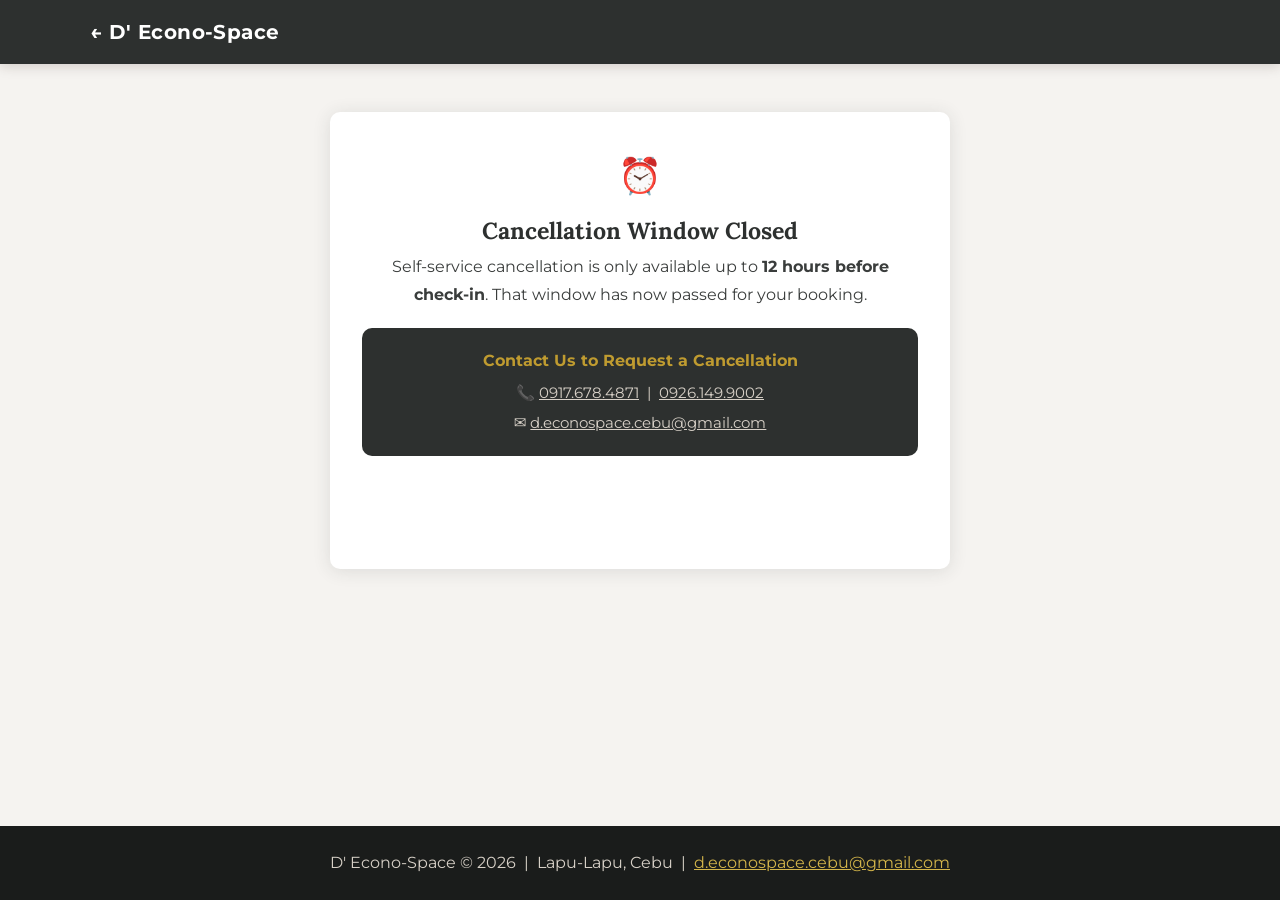
<file: cancel.html>
<!DOCTYPE html>
<html lang="en">
<head>
  <meta charset="UTF-8" />
  <meta name="viewport" content="width=device-width, initial-scale=1.0" />
  <title>Cancel Booking — D' Econo-Space</title>
  <link rel="stylesheet" href="assets/style.css" />
</head>
<body class="form-page">

  <nav class="nav">
    <div class="container">
      <a class="nav-logo" href="index.html">← D' Econo-Space</a>
    </div>
  </nav>

  <div class="form-wrap">
    <div class="form-card">

      <!-- State: Window passed -->
      <div id="cancel-state-expired" class="hidden" style="text-align:center;">
        <div style="font-size:2.2rem;margin-bottom:.75rem;">⏰</div>
        <h1 style="font-size:1.45rem;margin-bottom:.5rem;color:var(--navy);">Cancellation Window Closed</h1>
        <p style="color:var(--text-body);line-height:1.7;margin-bottom:1.25rem;">Self-service cancellation is only available up to <strong>12 hours before check-in</strong>. That window has now passed for your booking.</p>
        <div style="background:var(--navy);border-radius:var(--radius);padding:1.25rem;margin-bottom:1.5rem;">
          <p style="color:var(--gold);font-weight:700;margin-bottom:.5rem;">Contact Us to Request a Cancellation</p>
          <p style="color:var(--light);font-size:.95rem;">📞 <a href="tel:+639176784871" style="color:var(--light);">0917.678.4871</a> &nbsp;|&nbsp; <a href="tel:+639261499002" style="color:var(--light);">0926.149.9002</a></p>
          <p style="color:var(--light);font-size:.95rem;margin-top:.35rem;">✉️ <a href="mailto:d.econospace.cebu@gmail.com" style="color:var(--light);">d.econospace.cebu@gmail.com</a></p>
        </div>
        <a href="index.html" class="btn btn-secondary btn-full">Back to Home</a>
      </div>

      <!-- State: Confirm cancellation form -->
      <div id="cancel-state-form" class="hidden">
        <div style="text-align:center;margin-bottom:1.5rem;">
          <div style="font-size:2rem;margin-bottom:.6rem;">🗓️</div>
          <h1 style="font-size:1.45rem;margin-bottom:.4rem;color:var(--navy);">Cancel Your Booking</h1>
          <p class="subtitle" style="margin-bottom:0;">Review your booking details before confirming the cancellation.</p>
        </div>

        <div class="summary-box" id="cancel-summary-box" style="margin-bottom:1.25rem;"></div>

        <div style="background:#fff3cd;border:1px solid #ffc107;border-radius:var(--radius);padding:.9rem 1rem;margin-bottom:1.25rem;font-size:.88rem;color:#856404;">
          ⚠️ <strong>This cannot be undone.</strong> Once cancelled, your reservation slot will be released and you will need to re-book if you change your mind.
        </div>

        <div class="form-group">
          <label for="cancel-reason">Reason for cancellation <span style="font-weight:400;color:var(--text-muted);">(optional)</span></label>
          <select id="cancel-reason">
            <option value="">— Select a reason —</option>
            <option value="Wrong dates selected">Wrong dates selected</option>
            <option value="Change of plans">Change of plans</option>
            <option value="Found other accommodation">Found other accommodation</option>
            <option value="Personal emergency">Personal emergency</option>
            <option value="Other">Other</option>
          </select>
        </div>

        <div id="cancel-alert" class="alert hidden" style="margin-bottom:1rem;"></div>

        <button id="cancel-confirm-btn" type="button" class="btn btn-full" style="background:#c0392b;color:#fff;border:none;margin-bottom:.75rem;">
          Yes, Cancel My Booking
        </button>
        <a href="javascript:history.back()" class="btn btn-secondary btn-full">Keep My Booking</a>
      </div>

      <!-- State: Cancelled successfully -->
      <div id="cancel-state-success" class="hidden" style="text-align:center;">
        <div style="font-size:2.5rem;margin-bottom:.75rem;">✅</div>
        <h1 style="font-size:1.45rem;margin-bottom:.5rem;color:var(--navy);">Booking Cancelled</h1>
        <p style="color:var(--text-body);line-height:1.7;margin-bottom:1.5rem;">Your reservation has been cancelled. <span id="cancel-email-note"></span></p>
        <a href="booking.html" class="btn btn-primary btn-full" style="margin-bottom:.75rem;">Make a New Booking</a>
        <a href="index.html" class="btn btn-secondary btn-full">Back to Home</a>
      </div>

    </div>
  </div>

  <footer>
    <p>D' Econo-Space &copy; 2026 &nbsp;|&nbsp; Lapu-Lapu, Cebu &nbsp;|&nbsp; <a href="mailto:d.econospace.cebu@gmail.com">d.econospace.cebu@gmail.com</a></p>
  </footer>

  <script src="js/iab.js"></script>
  <script src="js/config.js"></script>
  <script src="js/cancel.js"></script>
</body>
</html>
</file>
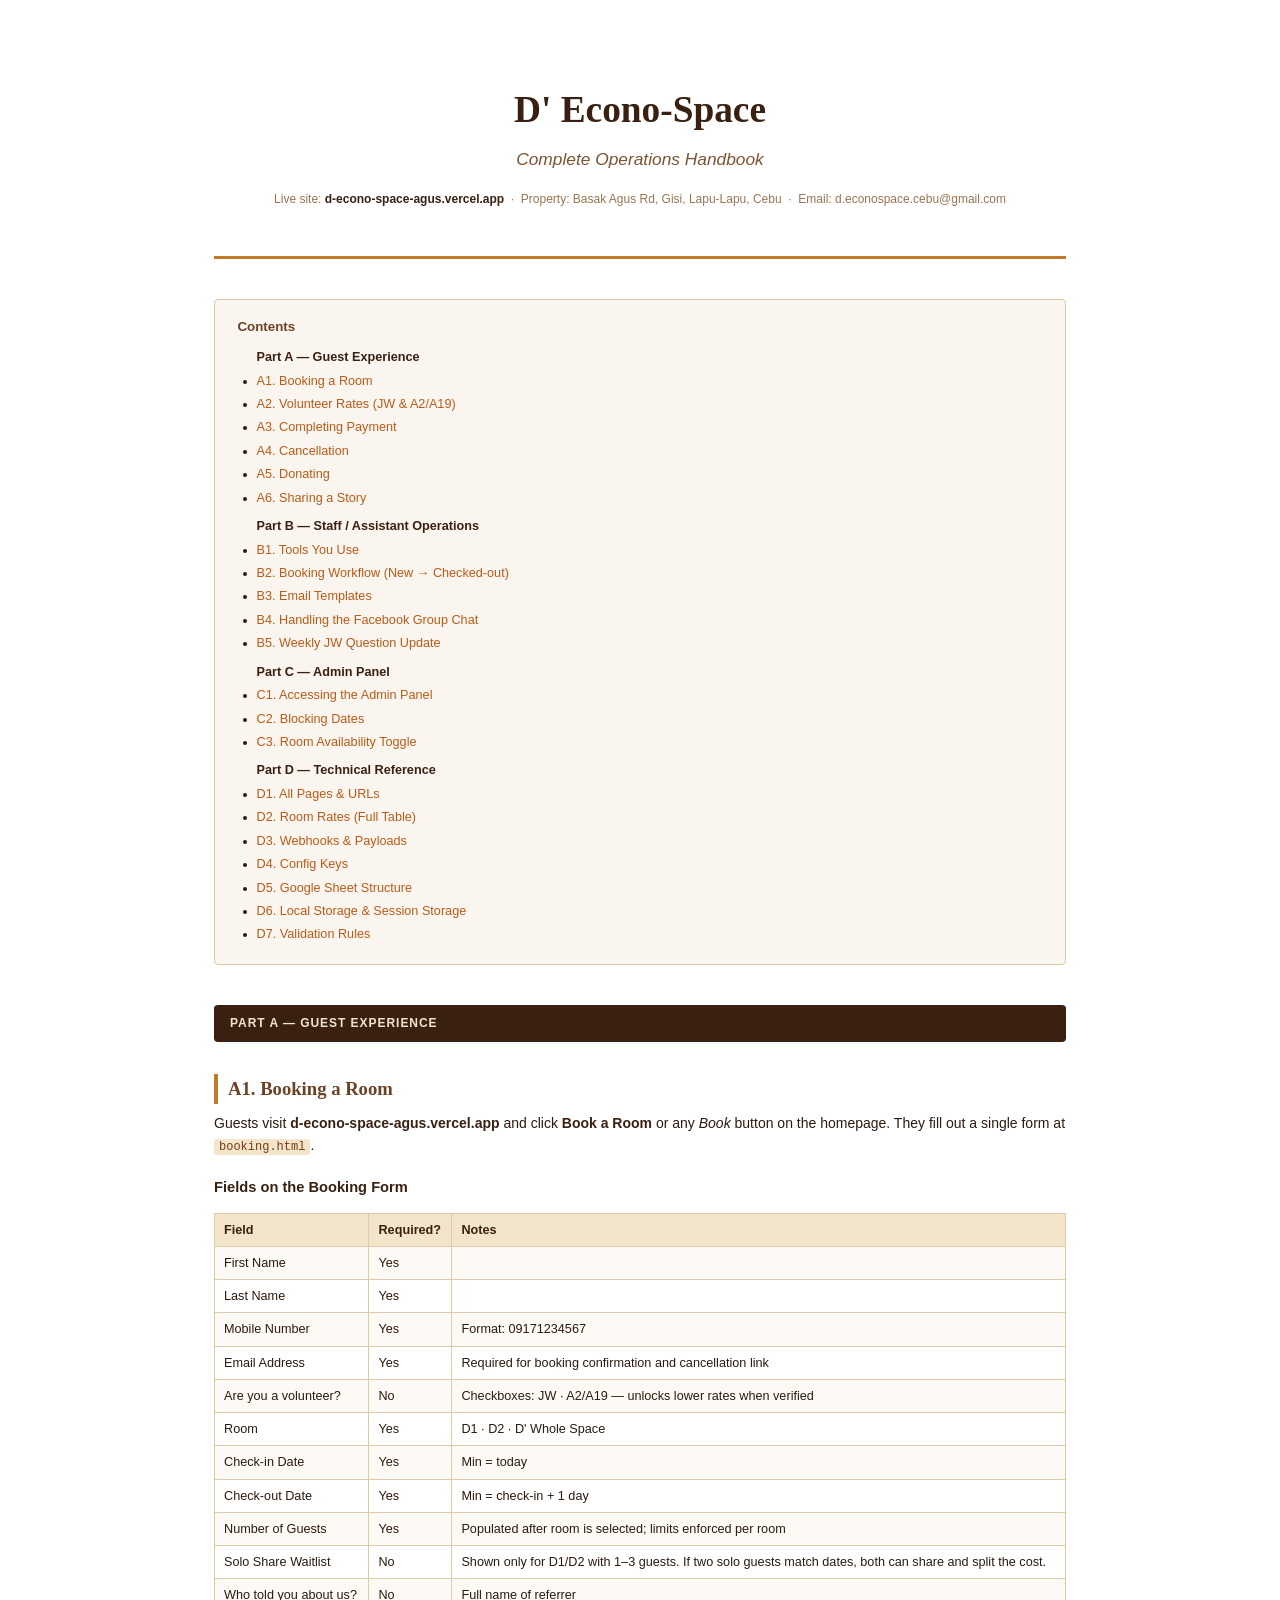
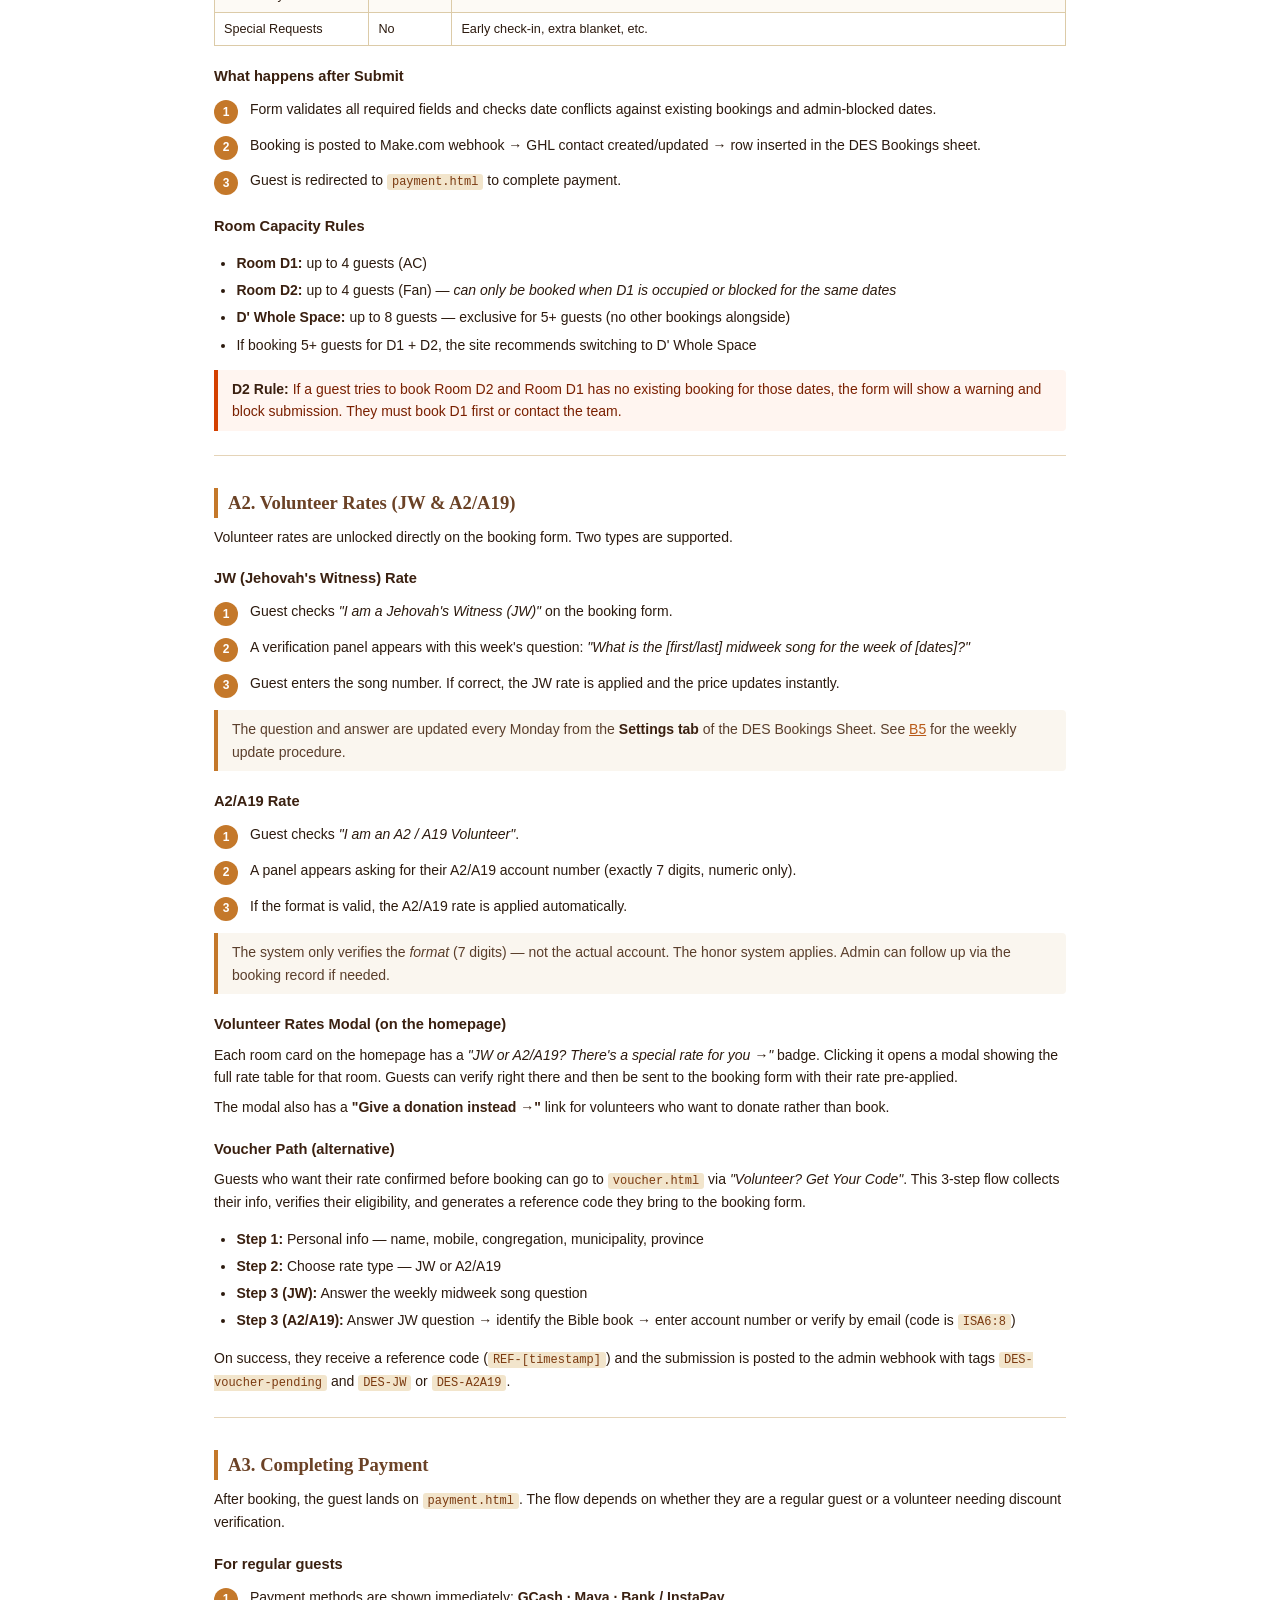
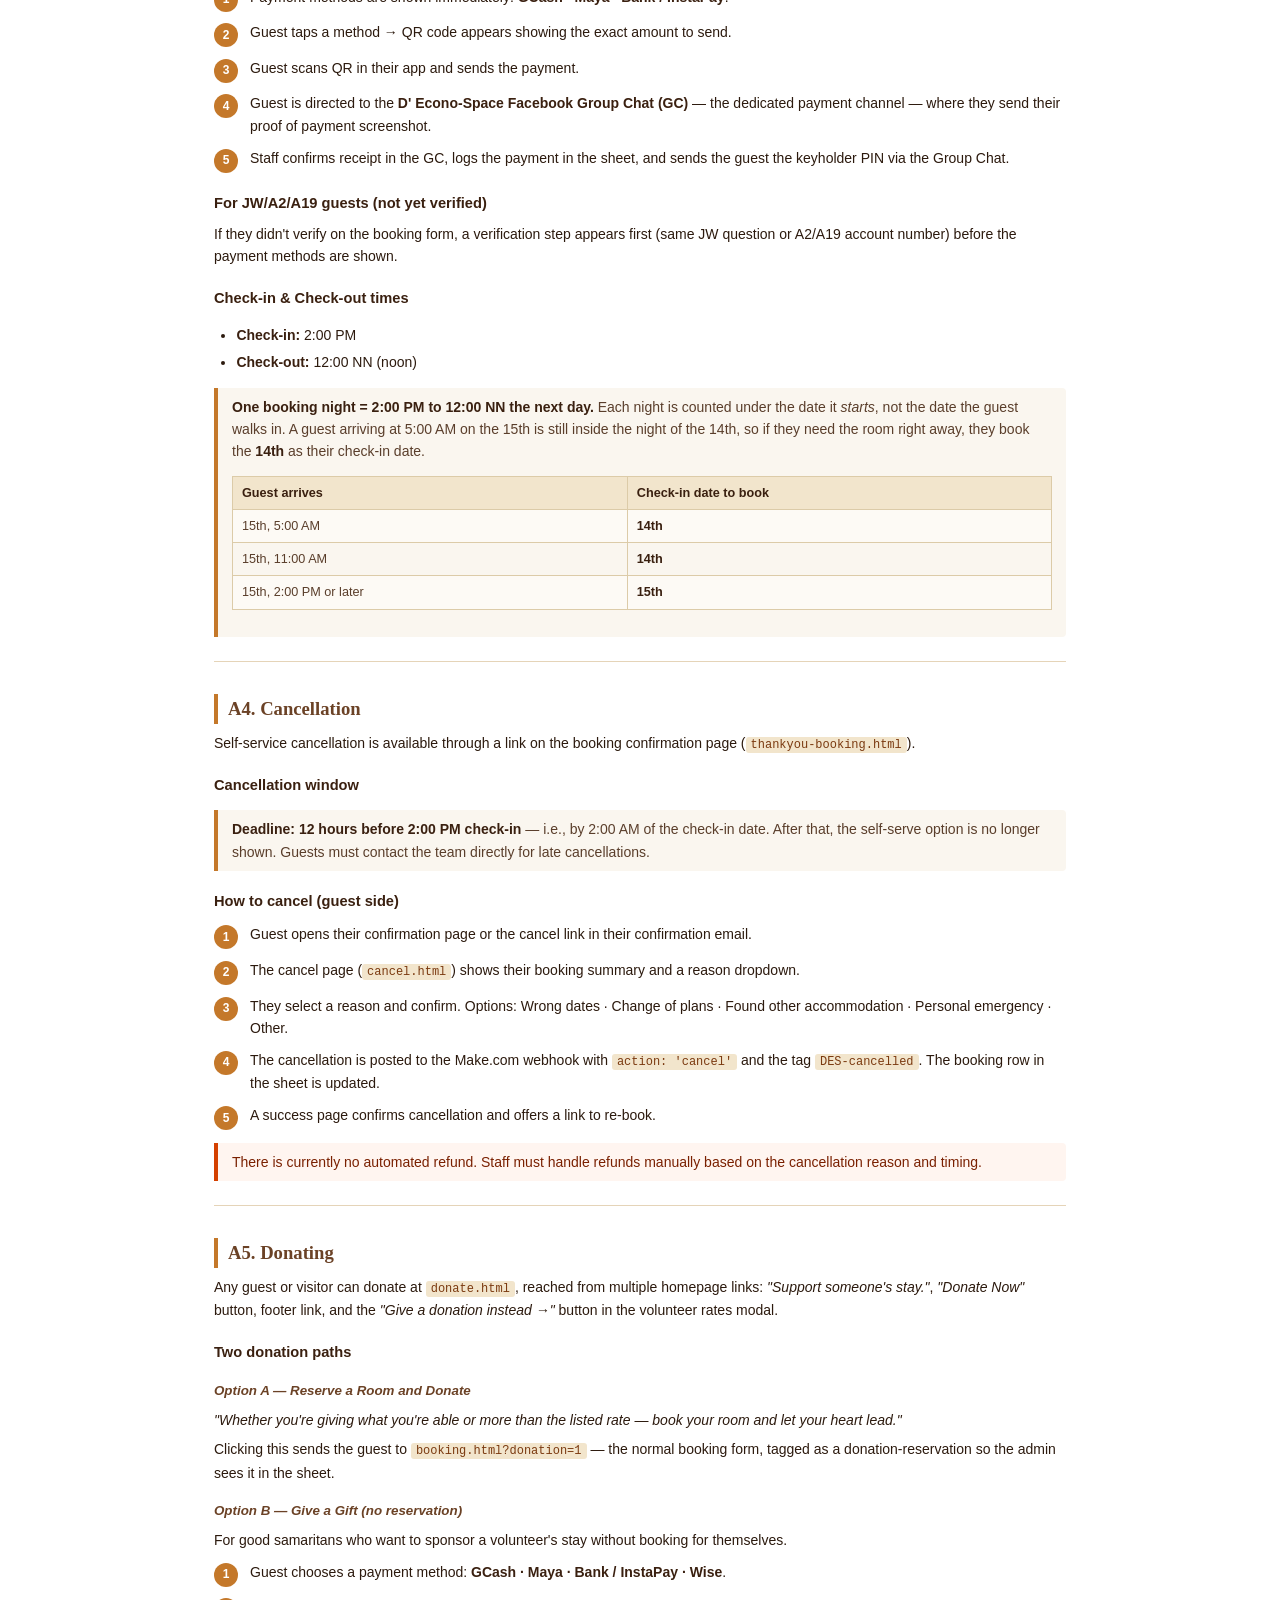
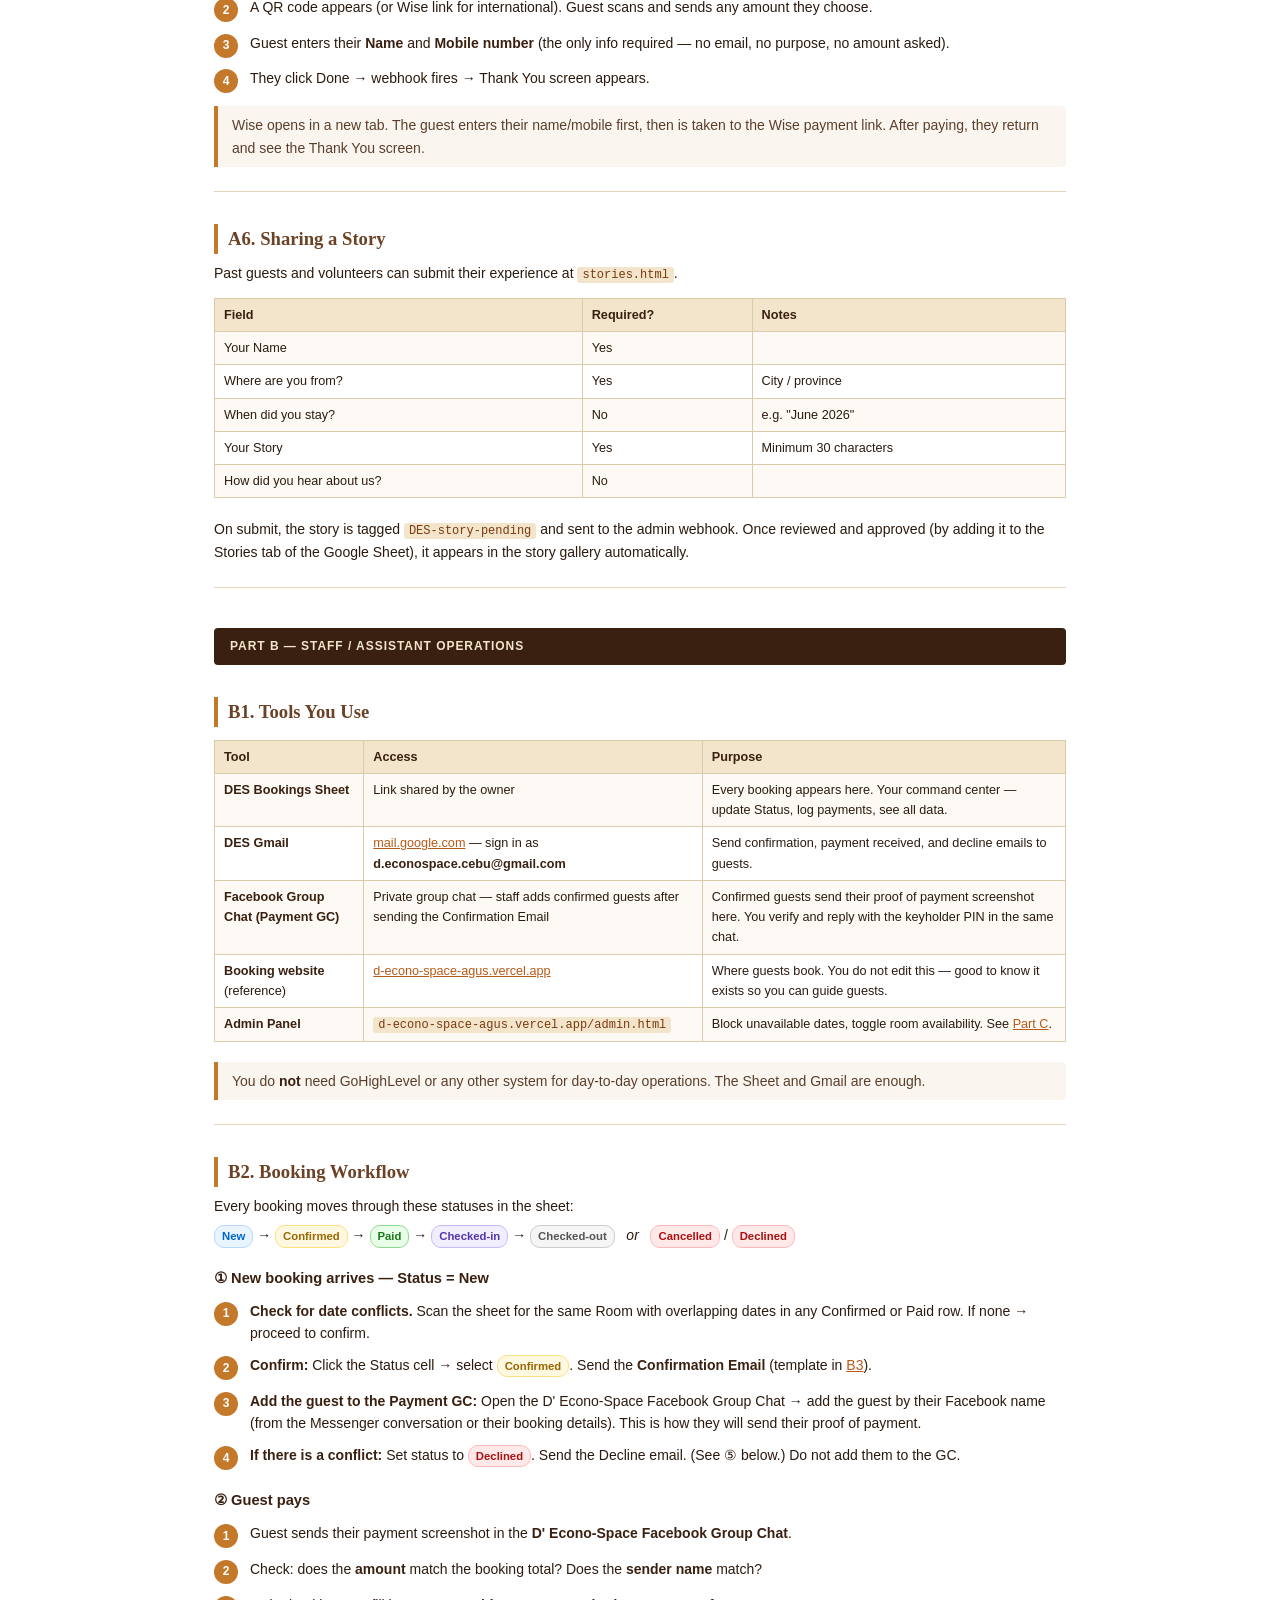
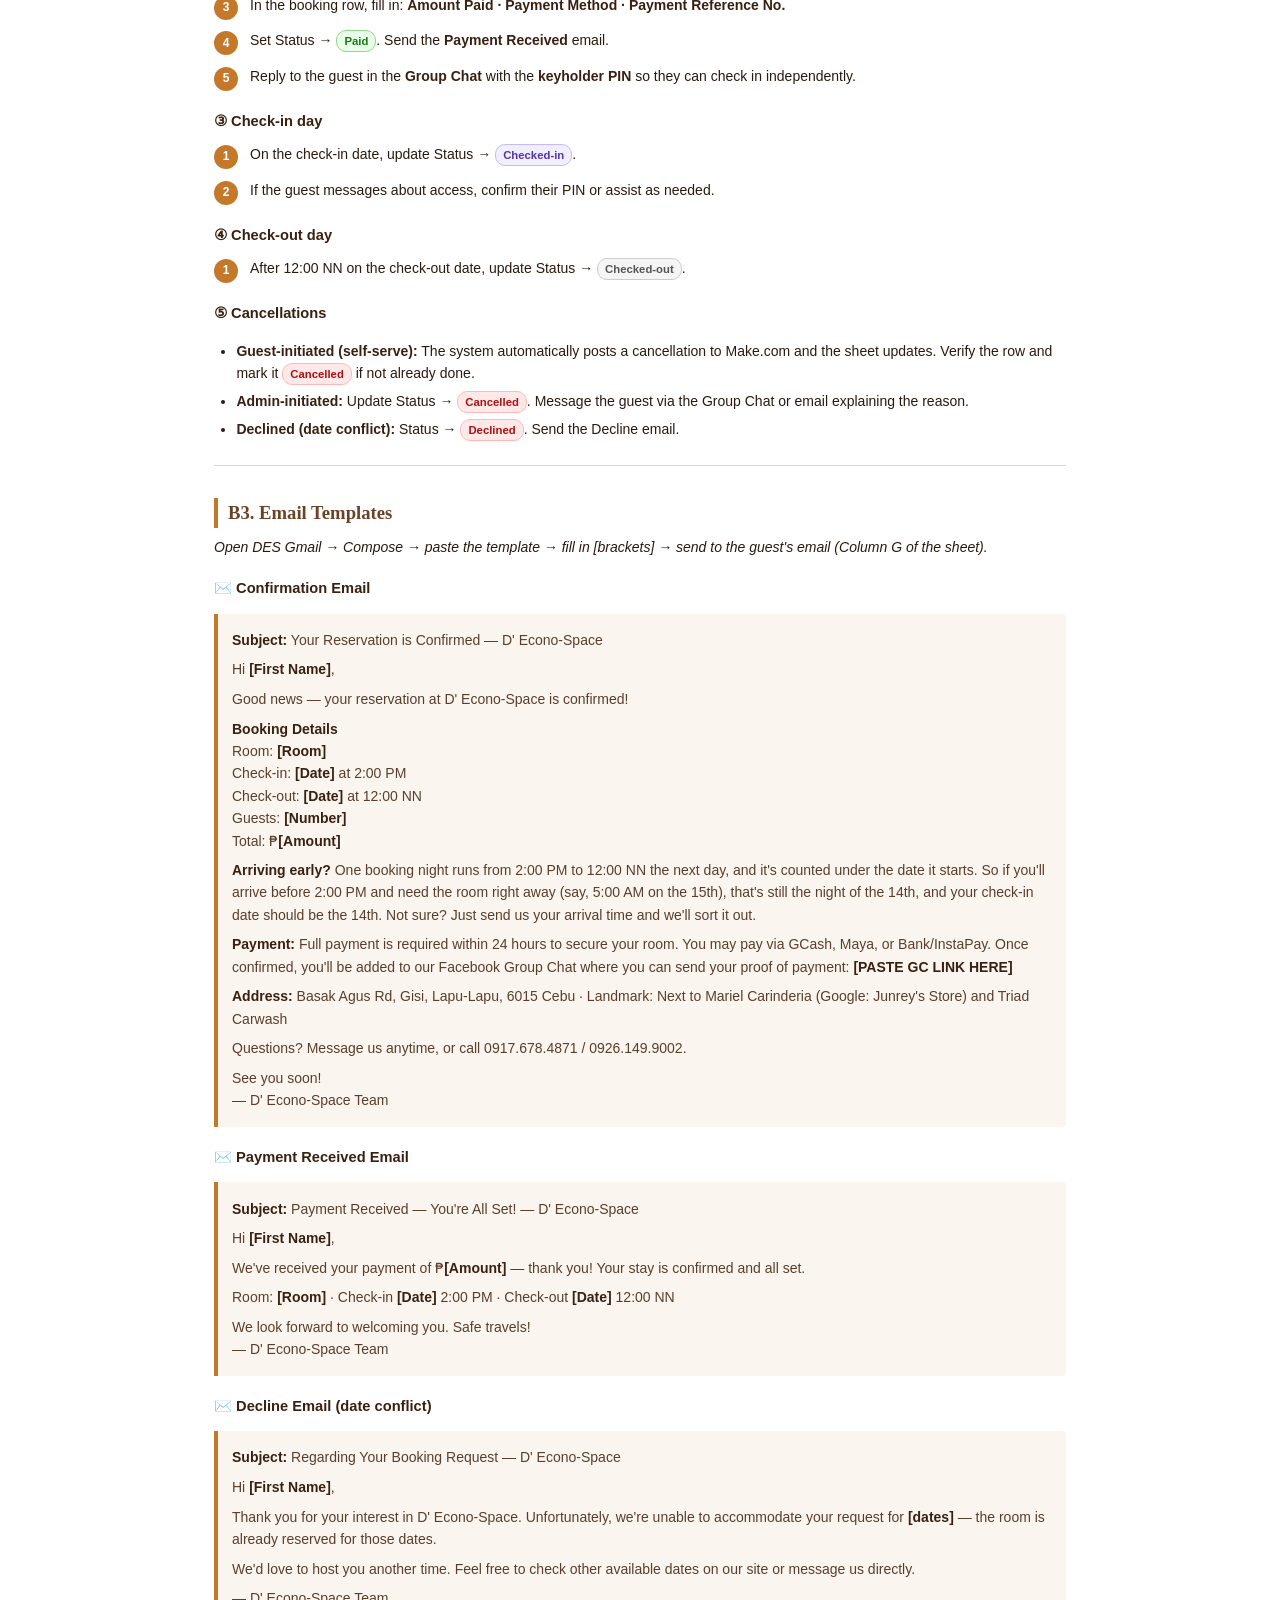
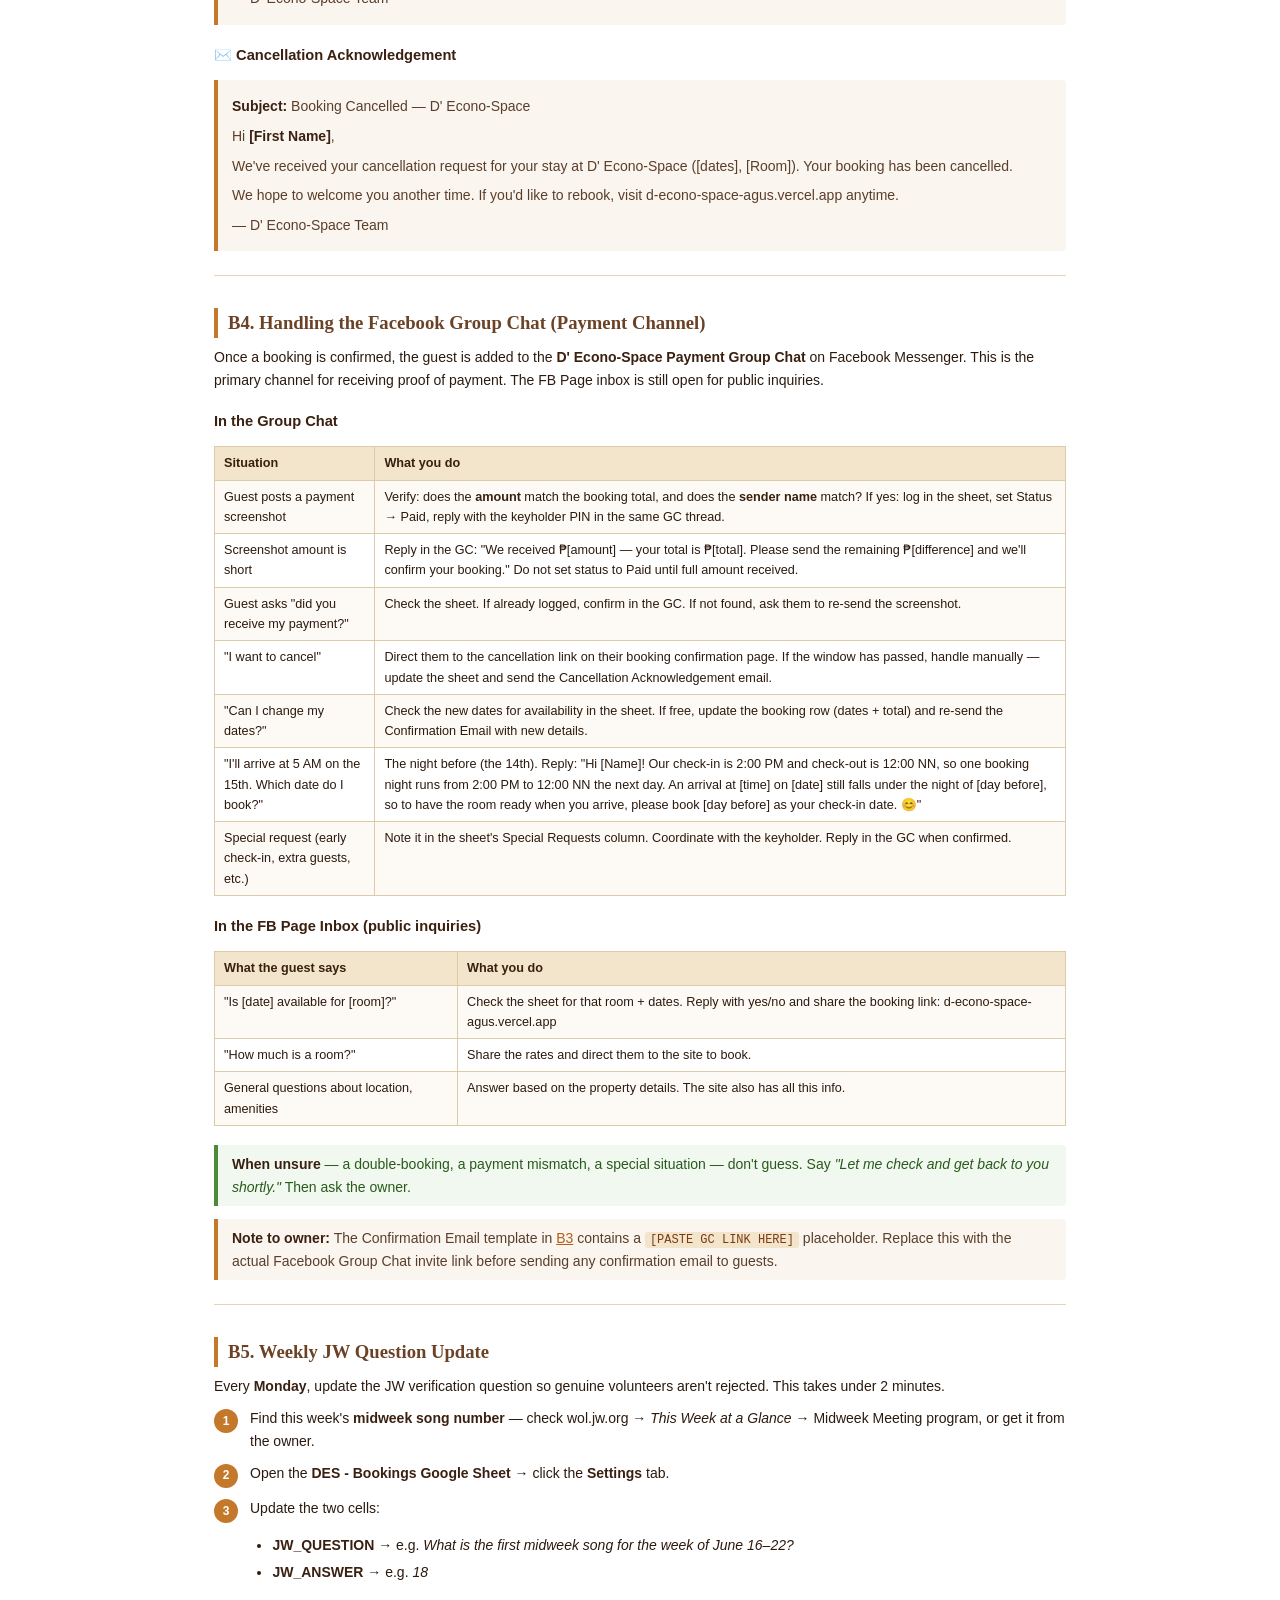
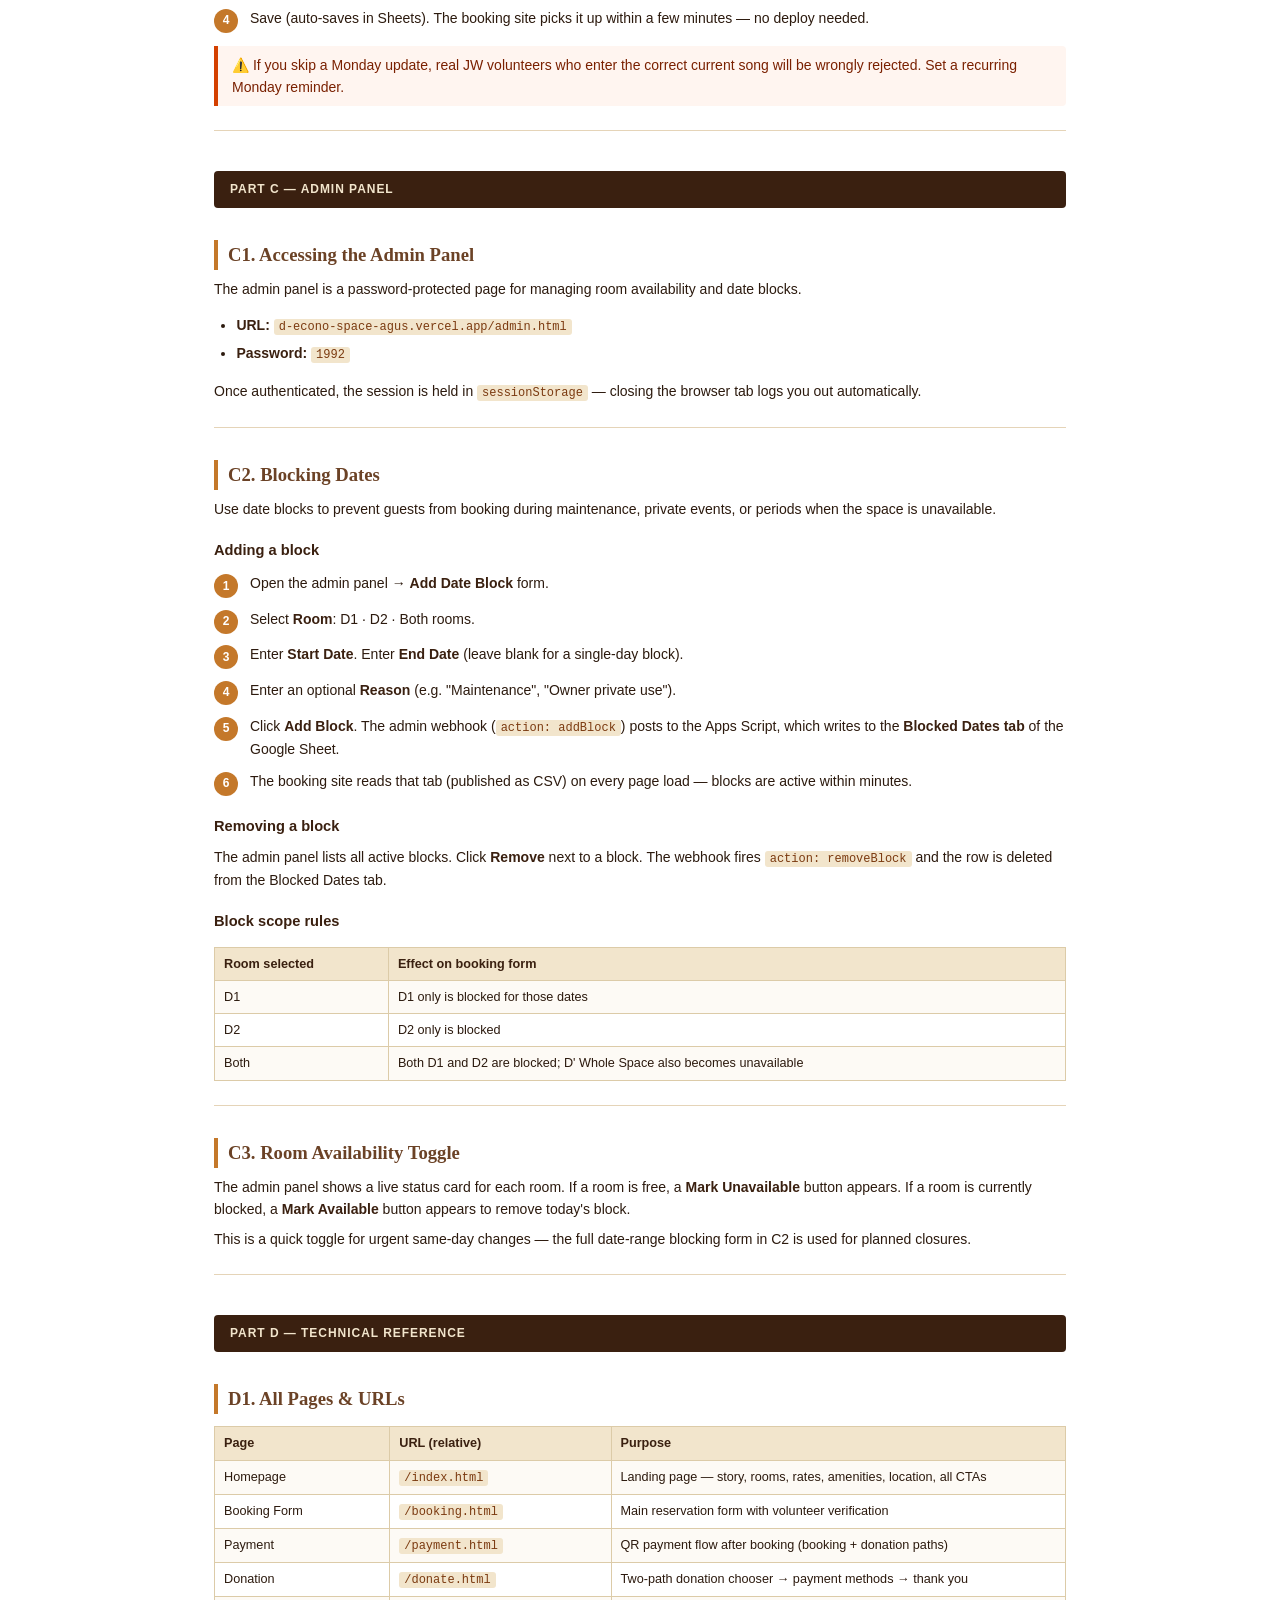
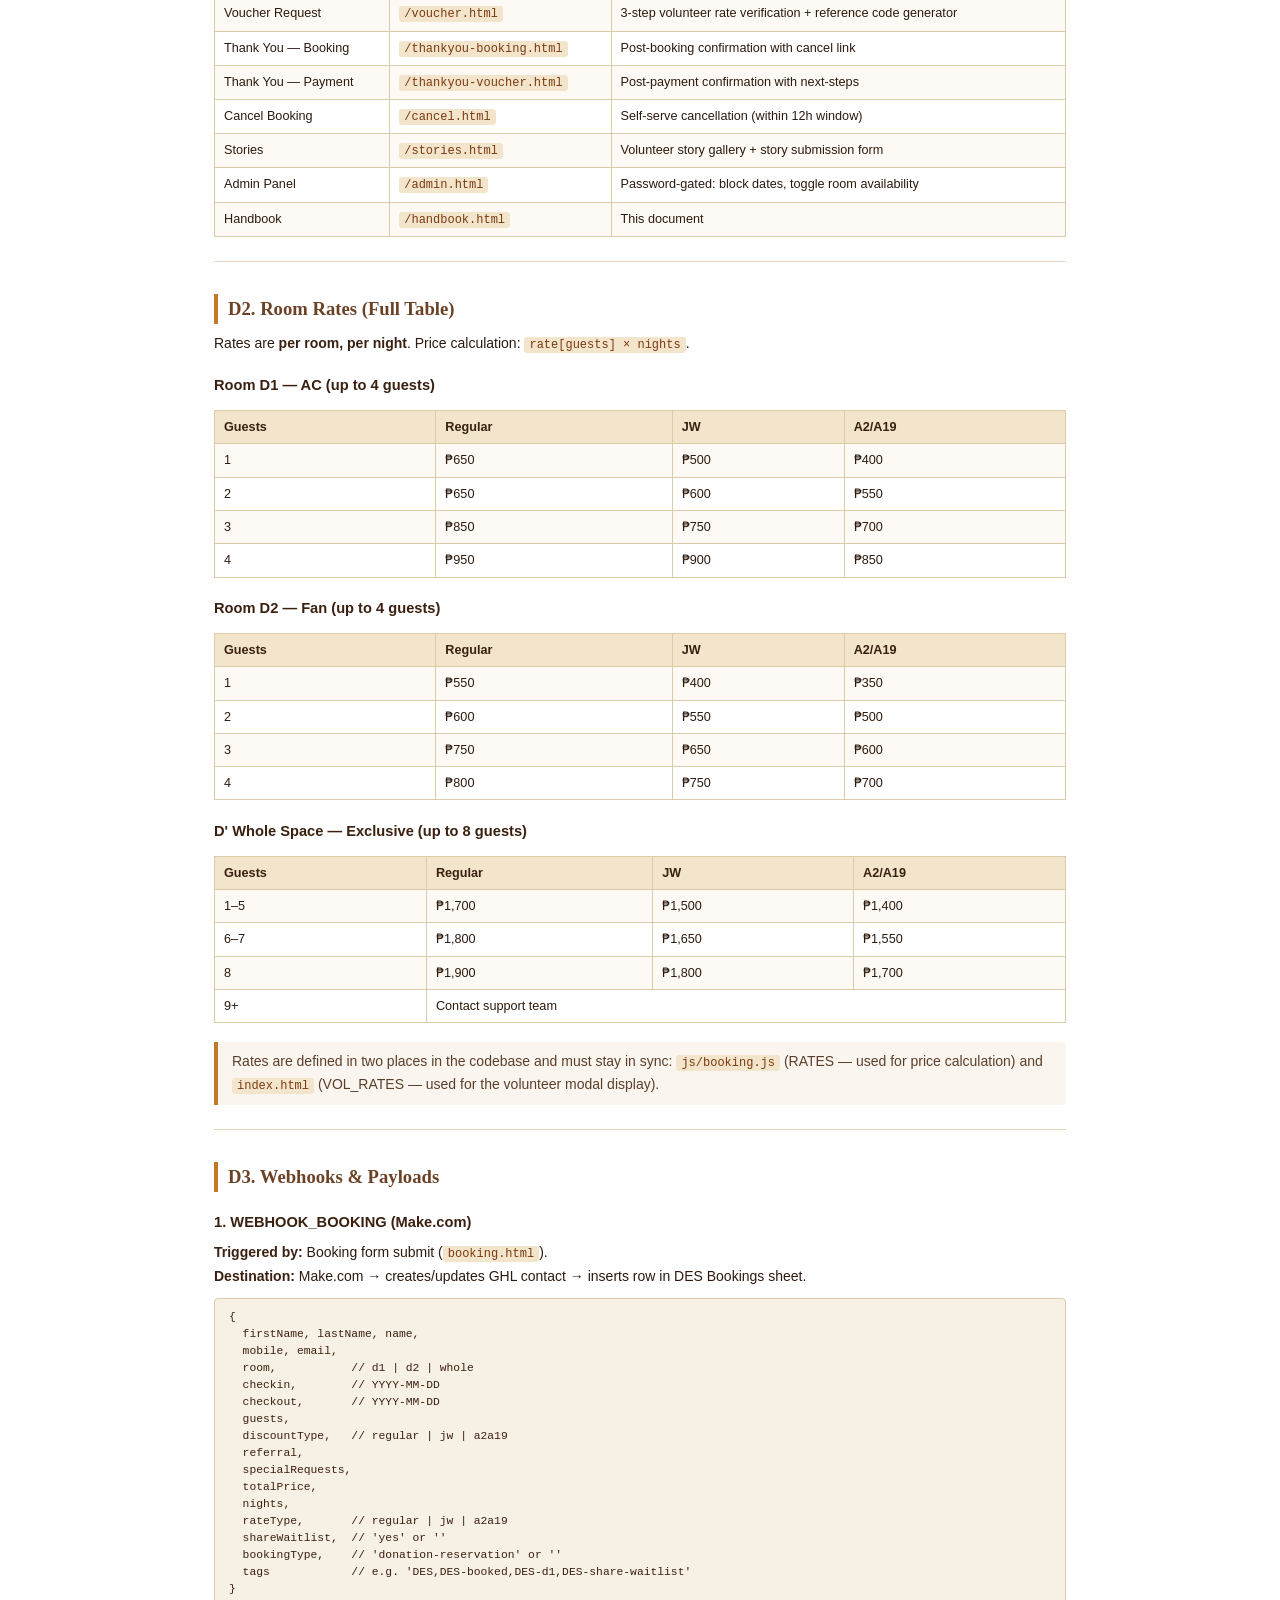
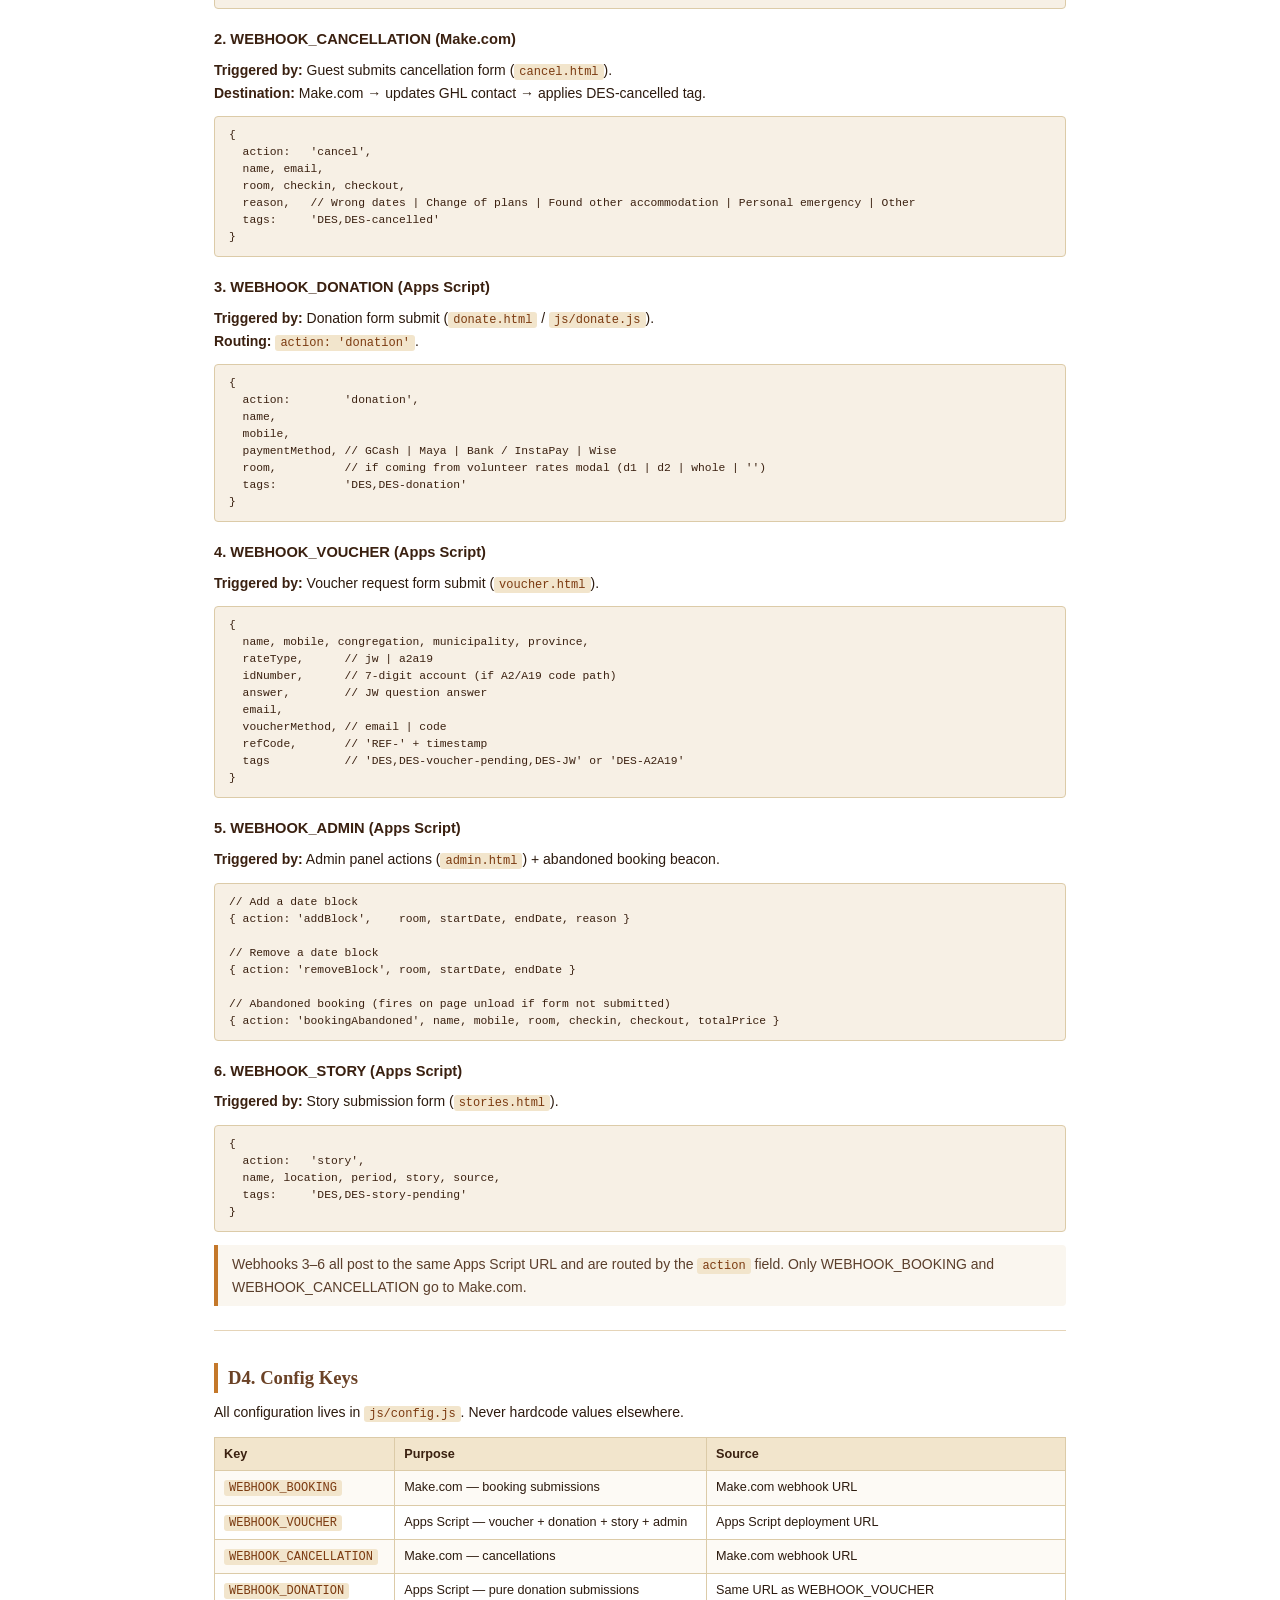
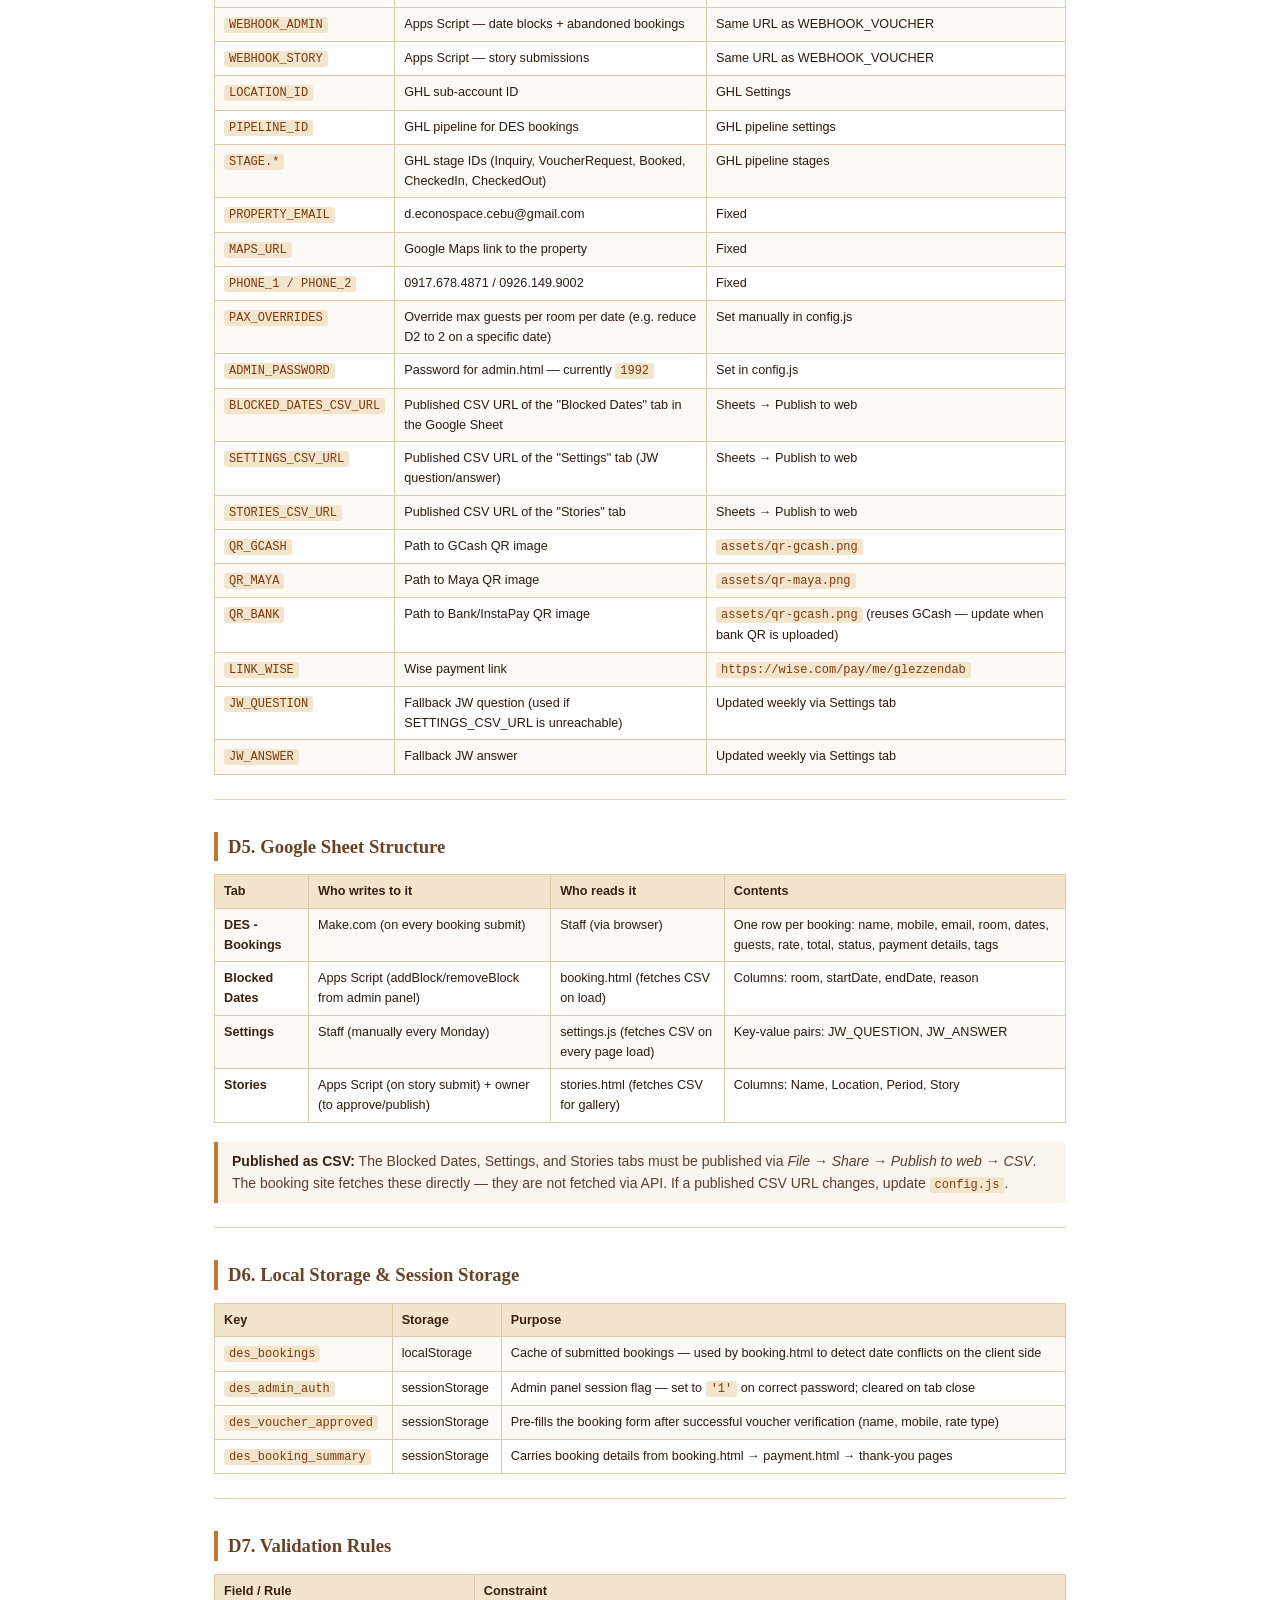
<file: handbook.html>
<!DOCTYPE html>
<html lang="en">
<head>
<meta charset="UTF-8" />
<meta name="viewport" content="width=device-width, initial-scale=1.0" />
<title>D' Econo-Space — Complete Handbook</title>
<style>
  @page { margin: 1.4cm 1.8cm; }
  *, *::before, *::after { box-sizing: border-box; }
  body {
    font-family: -apple-system, 'Helvetica Neue', Arial, sans-serif;
    color: #2C1A0E;
    line-height: 1.6;
    font-size: 10.5pt;
    max-width: 900px;
    margin: 0 auto;
    padding: 2rem 1.5rem;
    background: #fff;
  }
  /* Cover */
  .cover { text-align: center; padding: 3rem 0 2.5rem; border-bottom: 3px solid #C4782A; margin-bottom: 2.5rem; }
  .cover h1 { font-family: Georgia, serif; font-size: 28pt; color: #3A2010; margin: 0 0 .4rem; }
  .cover .sub { font-size: 13pt; color: #7B5533; margin: 0 0 1rem; font-style: italic; }
  .cover .meta { font-size: 9pt; color: #9A7550; }
  /* Sections */
  .part-header {
    background: #3A2010;
    color: #F2E5CC;
    padding: .55rem 1rem;
    border-radius: 4px;
    font-size: 9pt;
    letter-spacing: .08em;
    text-transform: uppercase;
    font-weight: 700;
    margin: 2.5rem 0 1rem;
  }
  h2 {
    font-family: Georgia, serif;
    color: #6B4226;
    font-size: 14pt;
    margin: 2rem 0 .5rem;
    border-left: 4px solid #C4782A;
    padding-left: 10px;
  }
  h3 { color: #3A2010; font-size: 11pt; margin: 1.2rem 0 .4rem; }
  h4 { color: #6B4226; font-size: 10pt; margin: 1rem 0 .25rem; font-style: italic; }
  p { margin: .45rem 0; }
  a { color: #B85A18; }
  strong { color: #3A2010; }
  /* Tables */
  table { border-collapse: collapse; width: 100%; margin: .8rem 0 1.2rem; font-size: 9.5pt; }
  th { background: #F2E5CC; color: #3A2010; text-align: left; padding: 6px 9px; border: 1px solid #DCCBA8; font-weight: 700; }
  td { padding: 6px 9px; border: 1px solid #DCCBA8; vertical-align: top; }
  tr:nth-child(even) td { background: #FDFAF5; }
  /* Callouts */
  .note { background: #FAF6EF; border-left: 4px solid #C4782A; padding: 8px 14px; margin: .8rem 0; color: #5A3E2B; border-radius: 0 4px 4px 0; }
  .warn { background: #FFF5F0; border-left: 4px solid #D44000; padding: 8px 14px; margin: .8rem 0; color: #7A2000; border-radius: 0 4px 4px 0; }
  .tip  { background: #F0F8F0; border-left: 4px solid #4A8A3A; padding: 8px 14px; margin: .8rem 0; color: #2A5A1A; border-radius: 0 4px 4px 0; }
  code { background: #F2E5CC; padding: 1px 5px; border-radius: 3px; font-family: Menlo, monospace; font-size: 9pt; color: #7B3A10; }
  pre  { background: #F7F0E5; border: 1px solid #DCCBA8; border-radius: 4px; padding: 10px 14px; overflow-x: auto; font-size: 8.5pt; color: #3A2010; line-height: 1.5; }
  hr   { border: none; border-top: 1px solid #E5D4B8; margin: 1.5rem 0; }
  ul, ol { padding-left: 1.4rem; }
  li { margin: .3rem 0; }
  /* Flow steps */
  .step { display: flex; gap: .75rem; margin: .6rem 0; }
  .step-num {
    flex-shrink: 0;
    width: 24px; height: 24px;
    background: #C4782A;
    color: #fff;
    border-radius: 50%;
    font-size: 9pt;
    font-weight: 700;
    display: flex; align-items: center; justify-content: center;
    margin-top: 2px;
  }
  /* Status badges */
  .badge {
    display: inline-block;
    padding: 1px 7px;
    border-radius: 10px;
    font-size: 8.5pt;
    font-weight: 700;
    white-space: nowrap;
  }
  .badge-new      { background: #E8F4FF; color: #0066CC; border: 1px solid #B8D8FF; }
  .badge-confirm  { background: #FFF8E0; color: #996600; border: 1px solid #FFE080; }
  .badge-paid     { background: #E8FFE8; color: #1A7A1A; border: 1px solid #90D890; }
  .badge-checkin  { background: #F0EEFF; color: #5533AA; border: 1px solid #C8B8FF; }
  .badge-checkout { background: #F5F5F5; color: #555; border: 1px solid #CCC; }
  .badge-cancelled{ background: #FFE8E8; color: #AA1111; border: 1px solid #FFB8B8; }
  /* TOC */
  .toc { background: #FAF6EF; border: 1px solid #DCCBA8; border-radius: 4px; padding: 1rem 1.4rem; margin: 1.5rem 0; font-size: 9.5pt; }
  .toc h3 { margin: 0 0 .6rem; color: #6B4226; font-size: 10pt; }
  .toc ul { margin: 0; padding-left: 1.2rem; }
  .toc li { margin: .2rem 0; }
  .toc a { text-decoration: none; color: #B85A18; }
  .toc a:hover { text-decoration: underline; }
  .toc .toc-part { font-weight: 700; color: #3A2010; list-style: none; margin: .5rem 0 .2rem; }
  /* Print */
  @media print {
    .part-header { -webkit-print-color-adjust: exact; print-color-adjust: exact; }
    th { -webkit-print-color-adjust: exact; print-color-adjust: exact; }
    tr:nth-child(even) td { -webkit-print-color-adjust: exact; print-color-adjust: exact; }
    .step-num { -webkit-print-color-adjust: exact; print-color-adjust: exact; }
    .badge { -webkit-print-color-adjust: exact; print-color-adjust: exact; }
    a { color: #B85A18; text-decoration: none; }
    body { font-size: 9.5pt; }
  }
</style>
</head>
<body>

<!-- COVER -->
<div class="cover">
  <h1>D' Econo-Space</h1>
  <p class="sub">Complete Operations Handbook</p>
  <p class="meta">
    Live site: <strong>d-econo-space-agus.vercel.app</strong> &nbsp;·&nbsp;
    Property: Basak Agus Rd, Gisi, Lapu-Lapu, Cebu &nbsp;·&nbsp;
    Email: d.econospace.cebu@gmail.com
  </p>
</div>

<!-- TOC -->
<div class="toc">
  <h3>Contents</h3>
  <ul>
    <li class="toc-part">Part A — Guest Experience</li>
    <li><a href="#a1">A1. Booking a Room</a></li>
    <li><a href="#a2">A2. Volunteer Rates (JW &amp; A2/A19)</a></li>
    <li><a href="#a3">A3. Completing Payment</a></li>
    <li><a href="#a4">A4. Cancellation</a></li>
    <li><a href="#a5">A5. Donating</a></li>
    <li><a href="#a6">A6. Sharing a Story</a></li>
    <li class="toc-part">Part B — Staff / Assistant Operations</li>
    <li><a href="#b1">B1. Tools You Use</a></li>
    <li><a href="#b2">B2. Booking Workflow (New → Checked-out)</a></li>
    <li><a href="#b3">B3. Email Templates</a></li>
    <li><a href="#b4">B4. Handling the Facebook Group Chat</a></li>
    <li><a href="#b5">B5. Weekly JW Question Update</a></li>
    <li class="toc-part">Part C — Admin Panel</li>
    <li><a href="#c1">C1. Accessing the Admin Panel</a></li>
    <li><a href="#c2">C2. Blocking Dates</a></li>
    <li><a href="#c3">C3. Room Availability Toggle</a></li>
    <li class="toc-part">Part D — Technical Reference</li>
    <li><a href="#d1">D1. All Pages &amp; URLs</a></li>
    <li><a href="#d2">D2. Room Rates (Full Table)</a></li>
    <li><a href="#d3">D3. Webhooks &amp; Payloads</a></li>
    <li><a href="#d4">D4. Config Keys</a></li>
    <li><a href="#d5">D5. Google Sheet Structure</a></li>
    <li><a href="#d6">D6. Local Storage &amp; Session Storage</a></li>
    <li><a href="#d7">D7. Validation Rules</a></li>
  </ul>
</div>

<!-- ═══════════════════════════════════════════════════════════════ -->
<div class="part-header">Part A — Guest Experience</div>

<!-- A1 -->
<h2 id="a1">A1. Booking a Room</h2>
<p>Guests visit <strong>d-econo-space-agus.vercel.app</strong> and click <strong>Book a Room</strong> or any <em>Book</em> button on the homepage. They fill out a single form at <code>booking.html</code>.</p>

<h3>Fields on the Booking Form</h3>
<table>
  <tr><th>Field</th><th>Required?</th><th>Notes</th></tr>
  <tr><td>First Name</td><td>Yes</td><td></td></tr>
  <tr><td>Last Name</td><td>Yes</td><td></td></tr>
  <tr><td>Mobile Number</td><td>Yes</td><td>Format: 09171234567</td></tr>
  <tr><td>Email Address</td><td>Yes</td><td>Required for booking confirmation and cancellation link</td></tr>
  <tr><td>Are you a volunteer?</td><td>No</td><td>Checkboxes: JW · A2/A19 — unlocks lower rates when verified</td></tr>
  <tr><td>Room</td><td>Yes</td><td>D1 · D2 · D' Whole Space</td></tr>
  <tr><td>Check-in Date</td><td>Yes</td><td>Min = today</td></tr>
  <tr><td>Check-out Date</td><td>Yes</td><td>Min = check-in + 1 day</td></tr>
  <tr><td>Number of Guests</td><td>Yes</td><td>Populated after room is selected; limits enforced per room</td></tr>
  <tr><td>Solo Share Waitlist</td><td>No</td><td>Shown only for D1/D2 with 1–3 guests. If two solo guests match dates, both can share and split the cost.</td></tr>
  <tr><td>Who told you about us?</td><td>No</td><td>Full name of referrer</td></tr>
  <tr><td>Special Requests</td><td>No</td><td>Early check-in, extra blanket, etc.</td></tr>
</table>

<h3>What happens after Submit</h3>
<div class="step"><div class="step-num">1</div><div>Form validates all required fields and checks date conflicts against existing bookings and admin-blocked dates.</div></div>
<div class="step"><div class="step-num">2</div><div>Booking is posted to Make.com webhook → GHL contact created/updated → row inserted in the DES Bookings sheet.</div></div>
<div class="step"><div class="step-num">3</div><div>Guest is redirected to <code>payment.html</code> to complete payment.</div></div>

<h3>Room Capacity Rules</h3>
<ul>
  <li><strong>Room D1:</strong> up to 4 guests (AC)</li>
  <li><strong>Room D2:</strong> up to 4 guests (Fan) — <em>can only be booked when D1 is occupied or blocked for the same dates</em></li>
  <li><strong>D' Whole Space:</strong> up to 8 guests — exclusive for 5+ guests (no other bookings alongside)</li>
  <li>If booking 5+ guests for D1 + D2, the site recommends switching to D' Whole Space</li>
</ul>

<div class="warn"><strong>D2 Rule:</strong> If a guest tries to book Room D2 and Room D1 has no existing booking for those dates, the form will show a warning and block submission. They must book D1 first or contact the team.</div>

<hr />

<!-- A2 -->
<h2 id="a2">A2. Volunteer Rates (JW &amp; A2/A19)</h2>
<p>Volunteer rates are unlocked directly on the booking form. Two types are supported.</p>

<h3>JW (Jehovah's Witness) Rate</h3>
<div class="step"><div class="step-num">1</div><div>Guest checks <em>"I am a Jehovah's Witness (JW)"</em> on the booking form.</div></div>
<div class="step"><div class="step-num">2</div><div>A verification panel appears with this week's question: <em>"What is the [first/last] midweek song for the week of [dates]?"</em></div></div>
<div class="step"><div class="step-num">3</div><div>Guest enters the song number. If correct, the JW rate is applied and the price updates instantly.</div></div>

<div class="note">The question and answer are updated every Monday from the <strong>Settings tab</strong> of the DES Bookings Sheet. See <a href="#b5">B5</a> for the weekly update procedure.</div>

<h3>A2/A19 Rate</h3>
<div class="step"><div class="step-num">1</div><div>Guest checks <em>"I am an A2 / A19 Volunteer"</em>.</div></div>
<div class="step"><div class="step-num">2</div><div>A panel appears asking for their A2/A19 account number (exactly 7 digits, numeric only).</div></div>
<div class="step"><div class="step-num">3</div><div>If the format is valid, the A2/A19 rate is applied automatically.</div></div>

<div class="note">The system only verifies the <em>format</em> (7 digits) — not the actual account. The honor system applies. Admin can follow up via the booking record if needed.</div>

<h3>Volunteer Rates Modal (on the homepage)</h3>
<p>Each room card on the homepage has a <em>"JW or A2/A19? There's a special rate for you →"</em> badge. Clicking it opens a modal showing the full rate table for that room. Guests can verify right there and then be sent to the booking form with their rate pre-applied.</p>
<p>The modal also has a <strong>"Give a donation instead →"</strong> link for volunteers who want to donate rather than book.</p>

<h3>Voucher Path (alternative)</h3>
<p>Guests who want their rate confirmed before booking can go to <code>voucher.html</code> via <em>"Volunteer? Get Your Code"</em>. This 3-step flow collects their info, verifies their eligibility, and generates a reference code they bring to the booking form.</p>
<ul>
  <li><strong>Step 1:</strong> Personal info — name, mobile, congregation, municipality, province</li>
  <li><strong>Step 2:</strong> Choose rate type — JW or A2/A19</li>
  <li><strong>Step 3 (JW):</strong> Answer the weekly midweek song question</li>
  <li><strong>Step 3 (A2/A19):</strong> Answer JW question → identify the Bible book → enter account number or verify by email (code is <code>ISA6:8</code>)</li>
</ul>
<p>On success, they receive a reference code (<code>REF-[timestamp]</code>) and the submission is posted to the admin webhook with tags <code>DES-voucher-pending</code> and <code>DES-JW</code> or <code>DES-A2A19</code>.</p>

<hr />

<!-- A3 -->
<h2 id="a3">A3. Completing Payment</h2>
<p>After booking, the guest lands on <code>payment.html</code>. The flow depends on whether they are a regular guest or a volunteer needing discount verification.</p>

<h3>For regular guests</h3>
<div class="step"><div class="step-num">1</div><div>Payment methods are shown immediately: <strong>GCash · Maya · Bank / InstaPay</strong>.</div></div>
<div class="step"><div class="step-num">2</div><div>Guest taps a method → QR code appears showing the exact amount to send.</div></div>
<div class="step"><div class="step-num">3</div><div>Guest scans QR in their app and sends the payment.</div></div>
<div class="step"><div class="step-num">4</div><div>Guest is directed to the <strong>D' Econo-Space Facebook Group Chat (GC)</strong> — the dedicated payment channel — where they send their proof of payment screenshot.</div></div>
<div class="step"><div class="step-num">5</div><div>Staff confirms receipt in the GC, logs the payment in the sheet, and sends the guest the keyholder PIN via the Group Chat.</div></div>

<h3>For JW/A2/A19 guests (not yet verified)</h3>
<p>If they didn't verify on the booking form, a verification step appears first (same JW question or A2/A19 account number) before the payment methods are shown.</p>

<h3>Check-in &amp; Check-out times</h3>
<ul>
  <li><strong>Check-in:</strong> 2:00 PM</li>
  <li><strong>Check-out:</strong> 12:00 NN (noon)</li>
</ul>
<div class="note"><strong>One booking night = 2:00 PM to 12:00 NN the next day.</strong> Each night is counted under the date it <em>starts</em>, not the date the guest walks in. A guest arriving at 5:00 AM on the 15th is still inside the night of the 14th, so if they need the room right away, they book the <strong>14th</strong> as their check-in date.
<table>
  <tr><th>Guest arrives</th><th>Check-in date to book</th></tr>
  <tr><td>15th, 5:00 AM</td><td><strong>14th</strong></td></tr>
  <tr><td>15th, 11:00 AM</td><td><strong>14th</strong></td></tr>
  <tr><td>15th, 2:00 PM or later</td><td><strong>15th</strong></td></tr>
</table></div>

<hr />

<!-- A4 -->
<h2 id="a4">A4. Cancellation</h2>
<p>Self-service cancellation is available through a link on the booking confirmation page (<code>thankyou-booking.html</code>).</p>

<h3>Cancellation window</h3>
<div class="note"><strong>Deadline: 12 hours before 2:00 PM check-in</strong> — i.e., by 2:00 AM of the check-in date. After that, the self-serve option is no longer shown. Guests must contact the team directly for late cancellations.</div>

<h3>How to cancel (guest side)</h3>
<div class="step"><div class="step-num">1</div><div>Guest opens their confirmation page or the cancel link in their confirmation email.</div></div>
<div class="step"><div class="step-num">2</div><div>The cancel page (<code>cancel.html</code>) shows their booking summary and a reason dropdown.</div></div>
<div class="step"><div class="step-num">3</div><div>They select a reason and confirm. Options: Wrong dates · Change of plans · Found other accommodation · Personal emergency · Other.</div></div>
<div class="step"><div class="step-num">4</div><div>The cancellation is posted to the Make.com webhook with <code>action: 'cancel'</code> and the tag <code>DES-cancelled</code>. The booking row in the sheet is updated.</div></div>
<div class="step"><div class="step-num">5</div><div>A success page confirms cancellation and offers a link to re-book.</div></div>

<div class="warn">There is currently no automated refund. Staff must handle refunds manually based on the cancellation reason and timing.</div>

<hr />

<!-- A5 -->
<h2 id="a5">A5. Donating</h2>
<p>Any guest or visitor can donate at <code>donate.html</code>, reached from multiple homepage links: <em>"Support someone's stay."</em>, <em>"Donate Now"</em> button, footer link, and the <em>"Give a donation instead →"</em> button in the volunteer rates modal.</p>

<h3>Two donation paths</h3>

<h4>Option A — Reserve a Room and Donate</h4>
<p><em>"Whether you're giving what you're able or more than the listed rate — book your room and let your heart lead."</em></p>
<p>Clicking this sends the guest to <code>booking.html?donation=1</code> — the normal booking form, tagged as a donation-reservation so the admin sees it in the sheet.</p>

<h4>Option B — Give a Gift (no reservation)</h4>
<p>For good samaritans who want to sponsor a volunteer's stay without booking for themselves.</p>
<div class="step"><div class="step-num">1</div><div>Guest chooses a payment method: <strong>GCash · Maya · Bank / InstaPay · Wise</strong>.</div></div>
<div class="step"><div class="step-num">2</div><div>A QR code appears (or Wise link for international). Guest scans and sends any amount they choose.</div></div>
<div class="step"><div class="step-num">3</div><div>Guest enters their <strong>Name</strong> and <strong>Mobile number</strong> (the only info required — no email, no purpose, no amount asked).</div></div>
<div class="step"><div class="step-num">4</div><div>They click Done → webhook fires → Thank You screen appears.</div></div>

<div class="note">Wise opens in a new tab. The guest enters their name/mobile first, then is taken to the Wise payment link. After paying, they return and see the Thank You screen.</div>

<hr />

<!-- A6 -->
<h2 id="a6">A6. Sharing a Story</h2>
<p>Past guests and volunteers can submit their experience at <code>stories.html</code>.</p>
<table>
  <tr><th>Field</th><th>Required?</th><th>Notes</th></tr>
  <tr><td>Your Name</td><td>Yes</td><td></td></tr>
  <tr><td>Where are you from?</td><td>Yes</td><td>City / province</td></tr>
  <tr><td>When did you stay?</td><td>No</td><td>e.g. "June 2026"</td></tr>
  <tr><td>Your Story</td><td>Yes</td><td>Minimum 30 characters</td></tr>
  <tr><td>How did you hear about us?</td><td>No</td><td></td></tr>
</table>
<p>On submit, the story is tagged <code>DES-story-pending</code> and sent to the admin webhook. Once reviewed and approved (by adding it to the Stories tab of the Google Sheet), it appears in the story gallery automatically.</p>

<hr />

<!-- ═══════════════════════════════════════════════════════════════ -->
<div class="part-header">Part B — Staff / Assistant Operations</div>

<!-- B1 -->
<h2 id="b1">B1. Tools You Use</h2>
<table>
  <tr><th>Tool</th><th>Access</th><th>Purpose</th></tr>
  <tr><td><strong>DES Bookings Sheet</strong></td><td>Link shared by the owner</td><td>Every booking appears here. Your command center — update Status, log payments, see all data.</td></tr>
  <tr><td><strong>DES Gmail</strong></td><td><a href="https://mail.google.com">mail.google.com</a> — sign in as <strong>d.econospace.cebu@gmail.com</strong></td><td>Send confirmation, payment received, and decline emails to guests.</td></tr>
  <tr><td><strong>Facebook Group Chat (Payment GC)</strong></td><td>Private group chat — staff adds confirmed guests after sending the Confirmation Email</td><td>Confirmed guests send their proof of payment screenshot here. You verify and reply with the keyholder PIN in the same chat.</td></tr>
  <tr><td><strong>Booking website</strong> (reference)</td><td><a href="https://d-econo-space-agus.vercel.app">d-econo-space-agus.vercel.app</a></td><td>Where guests book. You do not edit this — good to know it exists so you can guide guests.</td></tr>
  <tr><td><strong>Admin Panel</strong></td><td><code>d-econo-space-agus.vercel.app/admin.html</code></td><td>Block unavailable dates, toggle room availability. See <a href="#c1">Part C</a>.</td></tr>
</table>
<div class="note">You do <strong>not</strong> need GoHighLevel or any other system for day-to-day operations. The Sheet and Gmail are enough.</div>

<hr />

<!-- B2 -->
<h2 id="b2">B2. Booking Workflow</h2>
<p>Every booking moves through these statuses in the sheet:</p>
<p>
  <span class="badge badge-new">New</span> →
  <span class="badge badge-confirm">Confirmed</span> →
  <span class="badge badge-paid">Paid</span> →
  <span class="badge badge-checkin">Checked-in</span> →
  <span class="badge badge-checkout">Checked-out</span>
  &nbsp;&nbsp;<em>or</em>&nbsp;&nbsp;
  <span class="badge badge-cancelled">Cancelled</span> /
  <span class="badge badge-cancelled">Declined</span>
</p>

<h3>① New booking arrives — Status = New</h3>
<div class="step"><div class="step-num">1</div><div><strong>Check for date conflicts.</strong> Scan the sheet for the same Room with overlapping dates in any Confirmed or Paid row. If none → proceed to confirm.</div></div>
<div class="step"><div class="step-num">2</div><div><strong>Confirm:</strong> Click the Status cell → select <span class="badge badge-confirm">Confirmed</span>. Send the <strong>Confirmation Email</strong> (template in <a href="#b3">B3</a>).</div></div>
<div class="step"><div class="step-num">3</div><div><strong>Add the guest to the Payment GC:</strong> Open the D' Econo-Space Facebook Group Chat → add the guest by their Facebook name (from the Messenger conversation or their booking details). This is how they will send their proof of payment.</div></div>
<div class="step"><div class="step-num">4</div><div><strong>If there is a conflict:</strong> Set status to <span class="badge badge-cancelled">Declined</span>. Send the Decline email. (See ⑤ below.) Do not add them to the GC.</div></div>

<h3>② Guest pays</h3>
<div class="step"><div class="step-num">1</div><div>Guest sends their payment screenshot in the <strong>D' Econo-Space Facebook Group Chat</strong>.</div></div>
<div class="step"><div class="step-num">2</div><div>Check: does the <strong>amount</strong> match the booking total? Does the <strong>sender name</strong> match?</div></div>
<div class="step"><div class="step-num">3</div><div>In the booking row, fill in: <strong>Amount Paid · Payment Method · Payment Reference No.</strong></div></div>
<div class="step"><div class="step-num">4</div><div>Set Status → <span class="badge badge-paid">Paid</span>. Send the <strong>Payment Received</strong> email.</div></div>
<div class="step"><div class="step-num">5</div><div>Reply to the guest in the <strong>Group Chat</strong> with the <strong>keyholder PIN</strong> so they can check in independently.</div></div>

<h3>③ Check-in day</h3>
<div class="step"><div class="step-num">1</div><div>On the check-in date, update Status → <span class="badge badge-checkin">Checked-in</span>.</div></div>
<div class="step"><div class="step-num">2</div><div>If the guest messages about access, confirm their PIN or assist as needed.</div></div>

<h3>④ Check-out day</h3>
<div class="step"><div class="step-num">1</div><div>After 12:00 NN on the check-out date, update Status → <span class="badge badge-checkout">Checked-out</span>.</div></div>

<h3>⑤ Cancellations</h3>
<ul>
  <li><strong>Guest-initiated (self-serve):</strong> The system automatically posts a cancellation to Make.com and the sheet updates. Verify the row and mark it <span class="badge badge-cancelled">Cancelled</span> if not already done.</li>
  <li><strong>Admin-initiated:</strong> Update Status → <span class="badge badge-cancelled">Cancelled</span>. Message the guest via the Group Chat or email explaining the reason.</li>
  <li><strong>Declined (date conflict):</strong> Status → <span class="badge badge-cancelled">Declined</span>. Send the Decline email.</li>
</ul>

<hr />

<!-- B3 -->
<h2 id="b3">B3. Email Templates</h2>
<p><em>Open DES Gmail → Compose → paste the template → fill in [brackets] → send to the guest's email (Column G of the sheet).</em></p>

<h3>✉️ Confirmation Email</h3>
<div class="note">
<p><strong>Subject:</strong> Your Reservation is Confirmed — D' Econo-Space</p>
<p>Hi <strong>[First Name]</strong>,</p>
<p>Good news — your reservation at D' Econo-Space is confirmed!</p>
<p><strong>Booking Details</strong><br>
Room: <strong>[Room]</strong><br>
Check-in: <strong>[Date]</strong> at 2:00 PM<br>
Check-out: <strong>[Date]</strong> at 12:00 NN<br>
Guests: <strong>[Number]</strong><br>
Total: ₱<strong>[Amount]</strong></p>
<p><strong>Arriving early?</strong> One booking night runs from 2:00 PM to 12:00 NN the next day, and it's counted under the date it starts. So if you'll arrive before 2:00 PM and need the room right away (say, 5:00 AM on the 15th), that's still the night of the 14th, and your check-in date should be the 14th. Not sure? Just send us your arrival time and we'll sort it out.</p>
<p><strong>Payment:</strong> Full payment is required within 24 hours to secure your room. You may pay via GCash, Maya, or Bank/InstaPay. Once confirmed, you'll be added to our Facebook Group Chat where you can send your proof of payment: <strong>[PASTE GC LINK HERE]</strong></p>
<p><strong>Address:</strong> Basak Agus Rd, Gisi, Lapu-Lapu, 6015 Cebu · Landmark: Next to Mariel Carinderia (Google: Junrey's Store) and Triad Carwash</p>
<p>Questions? Message us anytime, or call 0917.678.4871 / 0926.149.9002.</p>
<p>See you soon!<br>— D' Econo-Space Team</p>
</div>

<h3>✉️ Payment Received Email</h3>
<div class="note">
<p><strong>Subject:</strong> Payment Received — You're All Set! — D' Econo-Space</p>
<p>Hi <strong>[First Name]</strong>,</p>
<p>We've received your payment of ₱<strong>[Amount]</strong> — thank you! Your stay is confirmed and all set.</p>
<p>Room: <strong>[Room]</strong> · Check-in <strong>[Date]</strong> 2:00 PM · Check-out <strong>[Date]</strong> 12:00 NN</p>
<p>We look forward to welcoming you. Safe travels!<br>— D' Econo-Space Team</p>
</div>

<h3>✉️ Decline Email (date conflict)</h3>
<div class="note">
<p><strong>Subject:</strong> Regarding Your Booking Request — D' Econo-Space</p>
<p>Hi <strong>[First Name]</strong>,</p>
<p>Thank you for your interest in D' Econo-Space. Unfortunately, we're unable to accommodate your request for <strong>[dates]</strong> — the room is already reserved for those dates.</p>
<p>We'd love to host you another time. Feel free to check other available dates on our site or message us directly.</p>
<p>— D' Econo-Space Team</p>
</div>

<h3>✉️ Cancellation Acknowledgement</h3>
<div class="note">
<p><strong>Subject:</strong> Booking Cancelled — D' Econo-Space</p>
<p>Hi <strong>[First Name]</strong>,</p>
<p>We've received your cancellation request for your stay at D' Econo-Space ([dates], [Room]). Your booking has been cancelled.</p>
<p>We hope to welcome you another time. If you'd like to rebook, visit d-econo-space-agus.vercel.app anytime.</p>
<p>— D' Econo-Space Team</p>
</div>

<hr />

<!-- B4 -->
<h2 id="b4">B4. Handling the Facebook Group Chat (Payment Channel)</h2>
<p>Once a booking is confirmed, the guest is added to the <strong>D' Econo-Space Payment Group Chat</strong> on Facebook Messenger. This is the primary channel for receiving proof of payment. The FB Page inbox is still open for public inquiries.</p>

<h3>In the Group Chat</h3>
<table>
  <tr><th>Situation</th><th>What you do</th></tr>
  <tr><td>Guest posts a payment screenshot</td><td>Verify: does the <strong>amount</strong> match the booking total, and does the <strong>sender name</strong> match? If yes: log in the sheet, set Status → Paid, reply with the keyholder PIN in the same GC thread.</td></tr>
  <tr><td>Screenshot amount is short</td><td>Reply in the GC: "We received ₱[amount] — your total is ₱[total]. Please send the remaining ₱[difference] and we'll confirm your booking." Do not set status to Paid until full amount received.</td></tr>
  <tr><td>Guest asks "did you receive my payment?"</td><td>Check the sheet. If already logged, confirm in the GC. If not found, ask them to re-send the screenshot.</td></tr>
  <tr><td>"I want to cancel"</td><td>Direct them to the cancellation link on their booking confirmation page. If the window has passed, handle manually — update the sheet and send the Cancellation Acknowledgement email.</td></tr>
  <tr><td>"Can I change my dates?"</td><td>Check the new dates for availability in the sheet. If free, update the booking row (dates + total) and re-send the Confirmation Email with new details.</td></tr>
  <tr><td>"I'll arrive at 5 AM on the 15th. Which date do I book?"</td><td>The night before (the 14th). Reply: "Hi [Name]! Our check-in is 2:00 PM and check-out is 12:00 NN, so one booking night runs from 2:00 PM to 12:00 NN the next day. An arrival at [time] on [date] still falls under the night of [day before], so to have the room ready when you arrive, please book [day before] as your check-in date. 😊"</td></tr>
  <tr><td>Special request (early check-in, extra guests, etc.)</td><td>Note it in the sheet's Special Requests column. Coordinate with the keyholder. Reply in the GC when confirmed.</td></tr>
</table>

<h3>In the FB Page Inbox (public inquiries)</h3>
<table>
  <tr><th>What the guest says</th><th>What you do</th></tr>
  <tr><td>"Is [date] available for [room]?"</td><td>Check the sheet for that room + dates. Reply with yes/no and share the booking link: d-econo-space-agus.vercel.app</td></tr>
  <tr><td>"How much is a room?"</td><td>Share the rates and direct them to the site to book.</td></tr>
  <tr><td>General questions about location, amenities</td><td>Answer based on the property details. The site also has all this info.</td></tr>
</table>

<div class="tip"><strong>When unsure</strong> — a double-booking, a payment mismatch, a special situation — don't guess. Say <em>"Let me check and get back to you shortly."</em> Then ask the owner.</div>
<div class="note"><strong>Note to owner:</strong> The Confirmation Email template in <a href="#b3">B3</a> contains a <code>[PASTE GC LINK HERE]</code> placeholder. Replace this with the actual Facebook Group Chat invite link before sending any confirmation email to guests.</div>

<hr />

<!-- B5 -->
<h2 id="b5">B5. Weekly JW Question Update</h2>
<p>Every <strong>Monday</strong>, update the JW verification question so genuine volunteers aren't rejected. This takes under 2 minutes.</p>

<div class="step"><div class="step-num">1</div><div>Find this week's <strong>midweek song number</strong> — check wol.jw.org → <em>This Week at a Glance</em> → Midweek Meeting program, or get it from the owner.</div></div>
<div class="step"><div class="step-num">2</div><div>Open the <strong>DES - Bookings Google Sheet</strong> → click the <strong>Settings</strong> tab.</div></div>
<div class="step"><div class="step-num">3</div><div>Update the two cells:
  <ul>
    <li><strong>JW_QUESTION</strong> → e.g. <em>What is the first midweek song for the week of June 16–22?</em></li>
    <li><strong>JW_ANSWER</strong> → e.g. <em>18</em></li>
  </ul>
</div></div>
<div class="step"><div class="step-num">4</div><div>Save (auto-saves in Sheets). The booking site picks it up within a few minutes — no deploy needed.</div></div>

<div class="warn">⚠️ If you skip a Monday update, real JW volunteers who enter the correct current song will be wrongly rejected. Set a recurring Monday reminder.</div>

<hr />

<!-- ═══════════════════════════════════════════════════════════════ -->
<div class="part-header">Part C — Admin Panel</div>

<!-- C1 -->
<h2 id="c1">C1. Accessing the Admin Panel</h2>
<p>The admin panel is a password-protected page for managing room availability and date blocks.</p>
<ul>
  <li><strong>URL:</strong> <code>d-econo-space-agus.vercel.app/admin.html</code></li>
  <li><strong>Password:</strong> <code>1992</code></li>
</ul>
<p>Once authenticated, the session is held in <code>sessionStorage</code> — closing the browser tab logs you out automatically.</p>

<hr />

<!-- C2 -->
<h2 id="c2">C2. Blocking Dates</h2>
<p>Use date blocks to prevent guests from booking during maintenance, private events, or periods when the space is unavailable.</p>

<h3>Adding a block</h3>
<div class="step"><div class="step-num">1</div><div>Open the admin panel → <strong>Add Date Block</strong> form.</div></div>
<div class="step"><div class="step-num">2</div><div>Select <strong>Room</strong>: D1 · D2 · Both rooms.</div></div>
<div class="step"><div class="step-num">3</div><div>Enter <strong>Start Date</strong>. Enter <strong>End Date</strong> (leave blank for a single-day block).</div></div>
<div class="step"><div class="step-num">4</div><div>Enter an optional <strong>Reason</strong> (e.g. "Maintenance", "Owner private use").</div></div>
<div class="step"><div class="step-num">5</div><div>Click <strong>Add Block</strong>. The admin webhook (<code>action: addBlock</code>) posts to the Apps Script, which writes to the <strong>Blocked Dates tab</strong> of the Google Sheet.</div></div>
<div class="step"><div class="step-num">6</div><div>The booking site reads that tab (published as CSV) on every page load — blocks are active within minutes.</div></div>

<h3>Removing a block</h3>
<p>The admin panel lists all active blocks. Click <strong>Remove</strong> next to a block. The webhook fires <code>action: removeBlock</code> and the row is deleted from the Blocked Dates tab.</p>

<h3>Block scope rules</h3>
<table>
  <tr><th>Room selected</th><th>Effect on booking form</th></tr>
  <tr><td>D1</td><td>D1 only is blocked for those dates</td></tr>
  <tr><td>D2</td><td>D2 only is blocked</td></tr>
  <tr><td>Both</td><td>Both D1 and D2 are blocked; D' Whole Space also becomes unavailable</td></tr>
</table>

<hr />

<!-- C3 -->
<h2 id="c3">C3. Room Availability Toggle</h2>
<p>The admin panel shows a live status card for each room. If a room is free, a <strong>Mark Unavailable</strong> button appears. If a room is currently blocked, a <strong>Mark Available</strong> button appears to remove today's block.</p>
<p>This is a quick toggle for urgent same-day changes — the full date-range blocking form in C2 is used for planned closures.</p>

<hr />

<!-- ═══════════════════════════════════════════════════════════════ -->
<div class="part-header">Part D — Technical Reference</div>

<!-- D1 -->
<h2 id="d1">D1. All Pages &amp; URLs</h2>
<table>
  <tr><th>Page</th><th>URL (relative)</th><th>Purpose</th></tr>
  <tr><td>Homepage</td><td><code>/index.html</code></td><td>Landing page — story, rooms, rates, amenities, location, all CTAs</td></tr>
  <tr><td>Booking Form</td><td><code>/booking.html</code></td><td>Main reservation form with volunteer verification</td></tr>
  <tr><td>Payment</td><td><code>/payment.html</code></td><td>QR payment flow after booking (booking + donation paths)</td></tr>
  <tr><td>Donation</td><td><code>/donate.html</code></td><td>Two-path donation chooser → payment methods → thank you</td></tr>
  <tr><td>Voucher Request</td><td><code>/voucher.html</code></td><td>3-step volunteer rate verification + reference code generator</td></tr>
  <tr><td>Thank You — Booking</td><td><code>/thankyou-booking.html</code></td><td>Post-booking confirmation with cancel link</td></tr>
  <tr><td>Thank You — Payment</td><td><code>/thankyou-voucher.html</code></td><td>Post-payment confirmation with next-steps</td></tr>
  <tr><td>Cancel Booking</td><td><code>/cancel.html</code></td><td>Self-serve cancellation (within 12h window)</td></tr>
  <tr><td>Stories</td><td><code>/stories.html</code></td><td>Volunteer story gallery + story submission form</td></tr>
  <tr><td>Admin Panel</td><td><code>/admin.html</code></td><td>Password-gated: block dates, toggle room availability</td></tr>
  <tr><td>Handbook</td><td><code>/handbook.html</code></td><td>This document</td></tr>
</table>

<hr />

<!-- D2 -->
<h2 id="d2">D2. Room Rates (Full Table)</h2>
<p>Rates are <strong>per room, per night</strong>. Price calculation: <code>rate[guests] × nights</code>.</p>

<h3>Room D1 — AC (up to 4 guests)</h3>
<table>
  <tr><th>Guests</th><th>Regular</th><th>JW</th><th>A2/A19</th></tr>
  <tr><td>1</td><td>₱650</td><td>₱500</td><td>₱400</td></tr>
  <tr><td>2</td><td>₱650</td><td>₱600</td><td>₱550</td></tr>
  <tr><td>3</td><td>₱850</td><td>₱750</td><td>₱700</td></tr>
  <tr><td>4</td><td>₱950</td><td>₱900</td><td>₱850</td></tr>
</table>

<h3>Room D2 — Fan (up to 4 guests)</h3>
<table>
  <tr><th>Guests</th><th>Regular</th><th>JW</th><th>A2/A19</th></tr>
  <tr><td>1</td><td>₱550</td><td>₱400</td><td>₱350</td></tr>
  <tr><td>2</td><td>₱600</td><td>₱550</td><td>₱500</td></tr>
  <tr><td>3</td><td>₱750</td><td>₱650</td><td>₱600</td></tr>
  <tr><td>4</td><td>₱800</td><td>₱750</td><td>₱700</td></tr>
</table>

<h3>D' Whole Space — Exclusive (up to 8 guests)</h3>
<table>
  <tr><th>Guests</th><th>Regular</th><th>JW</th><th>A2/A19</th></tr>
  <tr><td>1–5</td><td>₱1,700</td><td>₱1,500</td><td>₱1,400</td></tr>
  <tr><td>6–7</td><td>₱1,800</td><td>₱1,650</td><td>₱1,550</td></tr>
  <tr><td>8</td><td>₱1,900</td><td>₱1,800</td><td>₱1,700</td></tr>
  <tr><td>9+</td><td colspan="3">Contact support team</td></tr>
</table>

<div class="note">Rates are defined in two places in the codebase and must stay in sync: <code>js/booking.js</code> (RATES — used for price calculation) and <code>index.html</code> (VOL_RATES — used for the volunteer modal display).</div>

<hr />

<!-- D3 -->
<h2 id="d3">D3. Webhooks &amp; Payloads</h2>

<h3>1. WEBHOOK_BOOKING (Make.com)</h3>
<p><strong>Triggered by:</strong> Booking form submit (<code>booking.html</code>).<br>
<strong>Destination:</strong> Make.com → creates/updates GHL contact → inserts row in DES Bookings sheet.</p>
<pre>{
  firstName, lastName, name,
  mobile, email,
  room,           // d1 | d2 | whole
  checkin,        // YYYY-MM-DD
  checkout,       // YYYY-MM-DD
  guests,
  discountType,   // regular | jw | a2a19
  referral,
  specialRequests,
  totalPrice,
  nights,
  rateType,       // regular | jw | a2a19
  shareWaitlist,  // 'yes' or ''
  bookingType,    // 'donation-reservation' or ''
  tags            // e.g. 'DES,DES-booked,DES-d1,DES-share-waitlist'
}</pre>

<h3>2. WEBHOOK_CANCELLATION (Make.com)</h3>
<p><strong>Triggered by:</strong> Guest submits cancellation form (<code>cancel.html</code>).<br>
<strong>Destination:</strong> Make.com → updates GHL contact → applies DES-cancelled tag.</p>
<pre>{
  action:   'cancel',
  name, email,
  room, checkin, checkout,
  reason,   // Wrong dates | Change of plans | Found other accommodation | Personal emergency | Other
  tags:     'DES,DES-cancelled'
}</pre>

<h3>3. WEBHOOK_DONATION (Apps Script)</h3>
<p><strong>Triggered by:</strong> Donation form submit (<code>donate.html</code> / <code>js/donate.js</code>).<br>
<strong>Routing:</strong> <code>action: 'donation'</code>.</p>
<pre>{
  action:        'donation',
  name,
  mobile,
  paymentMethod, // GCash | Maya | Bank / InstaPay | Wise
  room,          // if coming from volunteer rates modal (d1 | d2 | whole | '')
  tags:          'DES,DES-donation'
}</pre>

<h3>4. WEBHOOK_VOUCHER (Apps Script)</h3>
<p><strong>Triggered by:</strong> Voucher request form submit (<code>voucher.html</code>).</p>
<pre>{
  name, mobile, congregation, municipality, province,
  rateType,      // jw | a2a19
  idNumber,      // 7-digit account (if A2/A19 code path)
  answer,        // JW question answer
  email,
  voucherMethod, // email | code
  refCode,       // 'REF-' + timestamp
  tags           // 'DES,DES-voucher-pending,DES-JW' or 'DES-A2A19'
}</pre>

<h3>5. WEBHOOK_ADMIN (Apps Script)</h3>
<p><strong>Triggered by:</strong> Admin panel actions (<code>admin.html</code>) + abandoned booking beacon.</p>
<pre>// Add a date block
{ action: 'addBlock',    room, startDate, endDate, reason }

// Remove a date block
{ action: 'removeBlock', room, startDate, endDate }

// Abandoned booking (fires on page unload if form not submitted)
{ action: 'bookingAbandoned', name, mobile, room, checkin, checkout, totalPrice }</pre>

<h3>6. WEBHOOK_STORY (Apps Script)</h3>
<p><strong>Triggered by:</strong> Story submission form (<code>stories.html</code>).</p>
<pre>{
  action:   'story',
  name, location, period, story, source,
  tags:     'DES,DES-story-pending'
}</pre>

<div class="note">Webhooks 3–6 all post to the same Apps Script URL and are routed by the <code>action</code> field. Only WEBHOOK_BOOKING and WEBHOOK_CANCELLATION go to Make.com.</div>

<hr />

<!-- D4 -->
<h2 id="d4">D4. Config Keys</h2>
<p>All configuration lives in <code>js/config.js</code>. Never hardcode values elsewhere.</p>
<table>
  <tr><th>Key</th><th>Purpose</th><th>Source</th></tr>
  <tr><td><code>WEBHOOK_BOOKING</code></td><td>Make.com — booking submissions</td><td>Make.com webhook URL</td></tr>
  <tr><td><code>WEBHOOK_VOUCHER</code></td><td>Apps Script — voucher + donation + story + admin</td><td>Apps Script deployment URL</td></tr>
  <tr><td><code>WEBHOOK_CANCELLATION</code></td><td>Make.com — cancellations</td><td>Make.com webhook URL</td></tr>
  <tr><td><code>WEBHOOK_DONATION</code></td><td>Apps Script — pure donation submissions</td><td>Same URL as WEBHOOK_VOUCHER</td></tr>
  <tr><td><code>WEBHOOK_ADMIN</code></td><td>Apps Script — date blocks + abandoned bookings</td><td>Same URL as WEBHOOK_VOUCHER</td></tr>
  <tr><td><code>WEBHOOK_STORY</code></td><td>Apps Script — story submissions</td><td>Same URL as WEBHOOK_VOUCHER</td></tr>
  <tr><td><code>LOCATION_ID</code></td><td>GHL sub-account ID</td><td>GHL Settings</td></tr>
  <tr><td><code>PIPELINE_ID</code></td><td>GHL pipeline for DES bookings</td><td>GHL pipeline settings</td></tr>
  <tr><td><code>STAGE.*</code></td><td>GHL stage IDs (Inquiry, VoucherRequest, Booked, CheckedIn, CheckedOut)</td><td>GHL pipeline stages</td></tr>
  <tr><td><code>PROPERTY_EMAIL</code></td><td>d.econospace.cebu@gmail.com</td><td>Fixed</td></tr>
  <tr><td><code>MAPS_URL</code></td><td>Google Maps link to the property</td><td>Fixed</td></tr>
  <tr><td><code>PHONE_1 / PHONE_2</code></td><td>0917.678.4871 / 0926.149.9002</td><td>Fixed</td></tr>
  <tr><td><code>PAX_OVERRIDES</code></td><td>Override max guests per room per date (e.g. reduce D2 to 2 on a specific date)</td><td>Set manually in config.js</td></tr>
  <tr><td><code>ADMIN_PASSWORD</code></td><td>Password for admin.html — currently <code>1992</code></td><td>Set in config.js</td></tr>
  <tr><td><code>BLOCKED_DATES_CSV_URL</code></td><td>Published CSV URL of the "Blocked Dates" tab in the Google Sheet</td><td>Sheets → Publish to web</td></tr>
  <tr><td><code>SETTINGS_CSV_URL</code></td><td>Published CSV URL of the "Settings" tab (JW question/answer)</td><td>Sheets → Publish to web</td></tr>
  <tr><td><code>STORIES_CSV_URL</code></td><td>Published CSV URL of the "Stories" tab</td><td>Sheets → Publish to web</td></tr>
  <tr><td><code>QR_GCASH</code></td><td>Path to GCash QR image</td><td><code>assets/qr-gcash.png</code></td></tr>
  <tr><td><code>QR_MAYA</code></td><td>Path to Maya QR image</td><td><code>assets/qr-maya.png</code></td></tr>
  <tr><td><code>QR_BANK</code></td><td>Path to Bank/InstaPay QR image</td><td><code>assets/qr-gcash.png</code> (reuses GCash — update when bank QR is uploaded)</td></tr>
  <tr><td><code>LINK_WISE</code></td><td>Wise payment link</td><td><code>https://wise.com/pay/me/glezzendab</code></td></tr>
  <tr><td><code>JW_QUESTION</code></td><td>Fallback JW question (used if SETTINGS_CSV_URL is unreachable)</td><td>Updated weekly via Settings tab</td></tr>
  <tr><td><code>JW_ANSWER</code></td><td>Fallback JW answer</td><td>Updated weekly via Settings tab</td></tr>
</table>

<hr />

<!-- D5 -->
<h2 id="d5">D5. Google Sheet Structure</h2>
<table>
  <tr><th>Tab</th><th>Who writes to it</th><th>Who reads it</th><th>Contents</th></tr>
  <tr><td><strong>DES - Bookings</strong></td><td>Make.com (on every booking submit)</td><td>Staff (via browser)</td><td>One row per booking: name, mobile, email, room, dates, guests, rate, total, status, payment details, tags</td></tr>
  <tr><td><strong>Blocked Dates</strong></td><td>Apps Script (addBlock/removeBlock from admin panel)</td><td>booking.html (fetches CSV on load)</td><td>Columns: room, startDate, endDate, reason</td></tr>
  <tr><td><strong>Settings</strong></td><td>Staff (manually every Monday)</td><td>settings.js (fetches CSV on every page load)</td><td>Key-value pairs: JW_QUESTION, JW_ANSWER</td></tr>
  <tr><td><strong>Stories</strong></td><td>Apps Script (on story submit) + owner (to approve/publish)</td><td>stories.html (fetches CSV for gallery)</td><td>Columns: Name, Location, Period, Story</td></tr>
</table>

<div class="note"><strong>Published as CSV:</strong> The Blocked Dates, Settings, and Stories tabs must be published via <em>File → Share → Publish to web → CSV</em>. The booking site fetches these directly — they are not fetched via API. If a published CSV URL changes, update <code>config.js</code>.</div>

<hr />

<!-- D6 -->
<h2 id="d6">D6. Local Storage &amp; Session Storage</h2>
<table>
  <tr><th>Key</th><th>Storage</th><th>Purpose</th></tr>
  <tr><td><code>des_bookings</code></td><td>localStorage</td><td>Cache of submitted bookings — used by booking.html to detect date conflicts on the client side</td></tr>
  <tr><td><code>des_admin_auth</code></td><td>sessionStorage</td><td>Admin panel session flag — set to <code>'1'</code> on correct password; cleared on tab close</td></tr>
  <tr><td><code>des_voucher_approved</code></td><td>sessionStorage</td><td>Pre-fills the booking form after successful voucher verification (name, mobile, rate type)</td></tr>
  <tr><td><code>des_booking_summary</code></td><td>sessionStorage</td><td>Carries booking details from booking.html → payment.html → thank-you pages</td></tr>
</table>

<hr />

<!-- D7 -->
<h2 id="d7">D7. Validation Rules</h2>
<table>
  <tr><th>Field / Rule</th><th>Constraint</th></tr>
  <tr><td>A2/A19 Account Number</td><td>Exactly 7 digits — regex <code>/^\d{7}$/</code></td></tr>
  <tr><td>A2/A19 Voucher Code (email path)</td><td>Must be <code>ISA6:8</code> (hardcoded — Isaiah 6:8)</td></tr>
  <tr><td>Room D1 max guests</td><td>4 (can be reduced per date via PAX_OVERRIDES in config)</td></tr>
  <tr><td>Room D2 max guests</td><td>4</td></tr>
  <tr><td>Whole Space max guests</td><td>8 (9+ shown as "Contact support team")</td></tr>
  <tr><td>Room D2 dependency</td><td>D2 can only be booked when D1 is occupied or blocked for same dates</td></tr>
  <tr><td>Whole Space exclusive rule</td><td>5+ guests = fully exclusive; no other bookings alongside</td></tr>
  <tr><td>Share Waitlist eligibility</td><td>D1 or D2 only · 1–3 guests only</td></tr>
  <tr><td>Cancellation deadline</td><td>12 hours before 2:00 PM check-in (i.e. 2:00 AM on check-in date)</td></tr>
  <tr><td>Story minimum length</td><td>30 characters</td></tr>
  <tr><td>JW question</td><td>Pulled live from Settings CSV; falls back to CONFIG.JW_QUESTION if unreachable</td></tr>
  <tr><td>Admin password</td><td><code>1992</code> (set in CONFIG.ADMIN_PASSWORD)</td></tr>
</table>

<hr />
<p style="text-align:center;font-size:8.5pt;color:#9A7550;margin-top:2rem;">
  D' Econo-Space Operations Handbook &nbsp;·&nbsp; d-econo-space-agus.vercel.app &nbsp;·&nbsp; Last updated June 2026
</p>

</body>
</html>
</file>
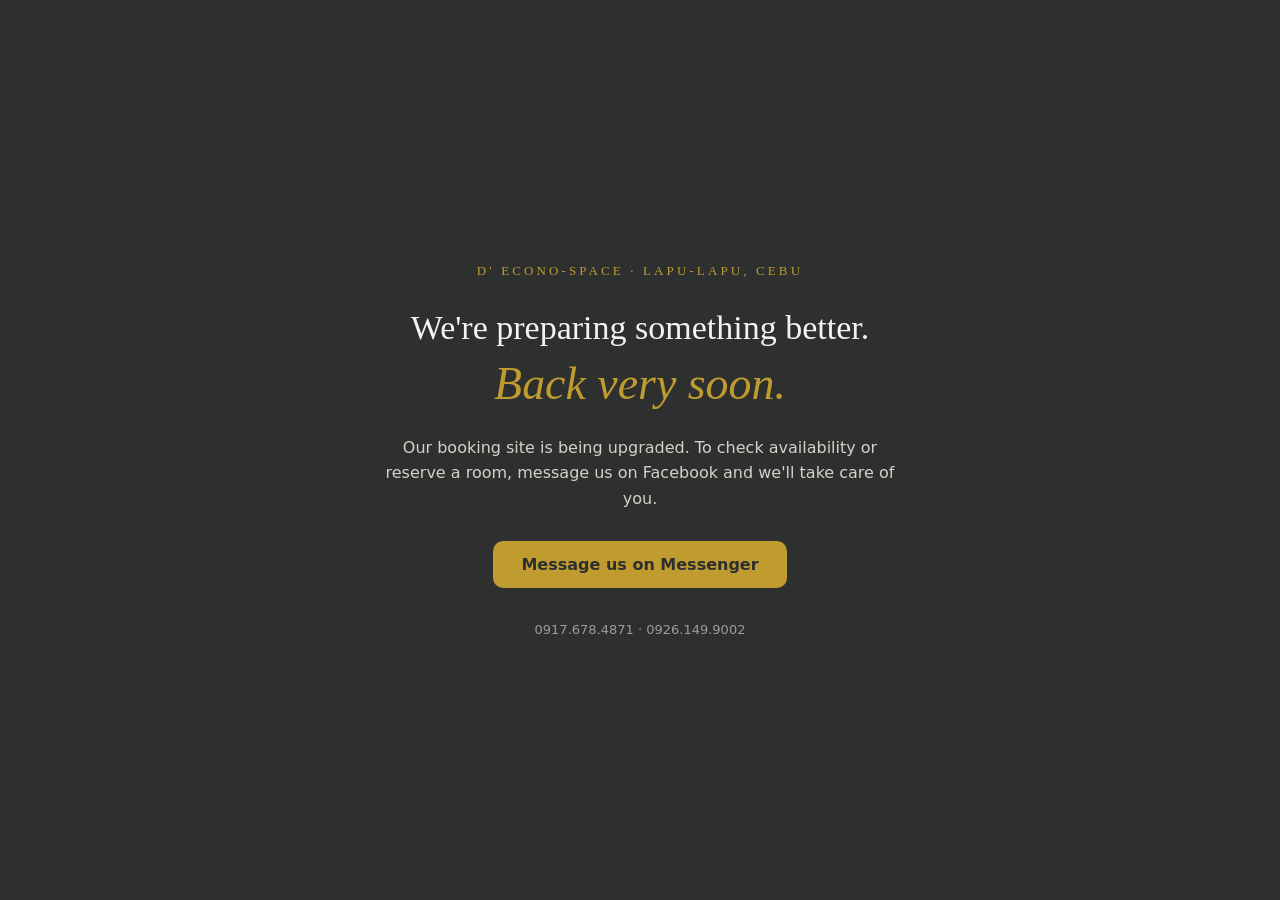
<file: maintenance.html>
<!doctype html>
<html lang="en">
<head>
  <meta charset="utf-8" />
  <meta name="viewport" content="width=device-width, initial-scale=1" />
  <meta name="robots" content="noindex, nofollow" />
  <title>D' Econo-Space — Back Soon</title>
  <style>
    :root {
      --ink: #2D302F;
      --gold: #BF9B30;
      --warm: #F5F3F0;
      --muted: #6B7068;
    }
    * { box-sizing: border-box; margin: 0; }
    body {
      min-height: 100vh;
      display: grid;
      place-items: center;
      padding: 32px 16px;
      background: var(--ink);
      color: var(--warm);
      font-family: Georgia, "Times New Roman", serif;
      text-align: center;
    }
    main { max-width: 520px; }
    .brand {
      font-size: 13px;
      letter-spacing: .24em;
      text-transform: uppercase;
      color: var(--gold);
      margin-bottom: 28px;
    }
    h1 { font-weight: 500; font-size: clamp(24px, 5vw, 34px); line-height: 1.25; }
    h1 em { display: block; color: var(--gold); font-size: 1.35em; margin-top: 6px; }
    p {
      margin-top: 22px;
      font-family: system-ui, -apple-system, "Segoe UI", sans-serif;
      font-size: 16px;
      line-height: 1.6;
      color: #D7D0C7;
    }
    a.btn {
      display: inline-block;
      margin-top: 30px;
      padding: 14px 28px;
      border-radius: 10px;
      background: var(--gold);
      color: var(--ink);
      font-family: system-ui, -apple-system, "Segoe UI", sans-serif;
      font-weight: 600;
      text-decoration: none;
    }
    a.btn:hover { background: #D4B54A; }
    small {
      display: block;
      margin-top: 34px;
      font-family: system-ui, -apple-system, "Segoe UI", sans-serif;
      font-size: 13px;
      color: #9A9C97;
    }
  </style>
</head>
<body>
  <main>
    <div class="brand">D' Econo-Space · Lapu-Lapu, Cebu</div>
    <h1>We're preparing something better.<em>Back very soon.</em></h1>
    <p>Our booking site is being upgraded. To check availability or reserve a room, message us on Facebook and we'll take care of you.</p>
    <a class="btn" href="https://m.me/890165717502663">Message us on Messenger</a>
    <small>0917.678.4871 · 0926.149.9002</small>
  </main>
</body>
</html>
</file>
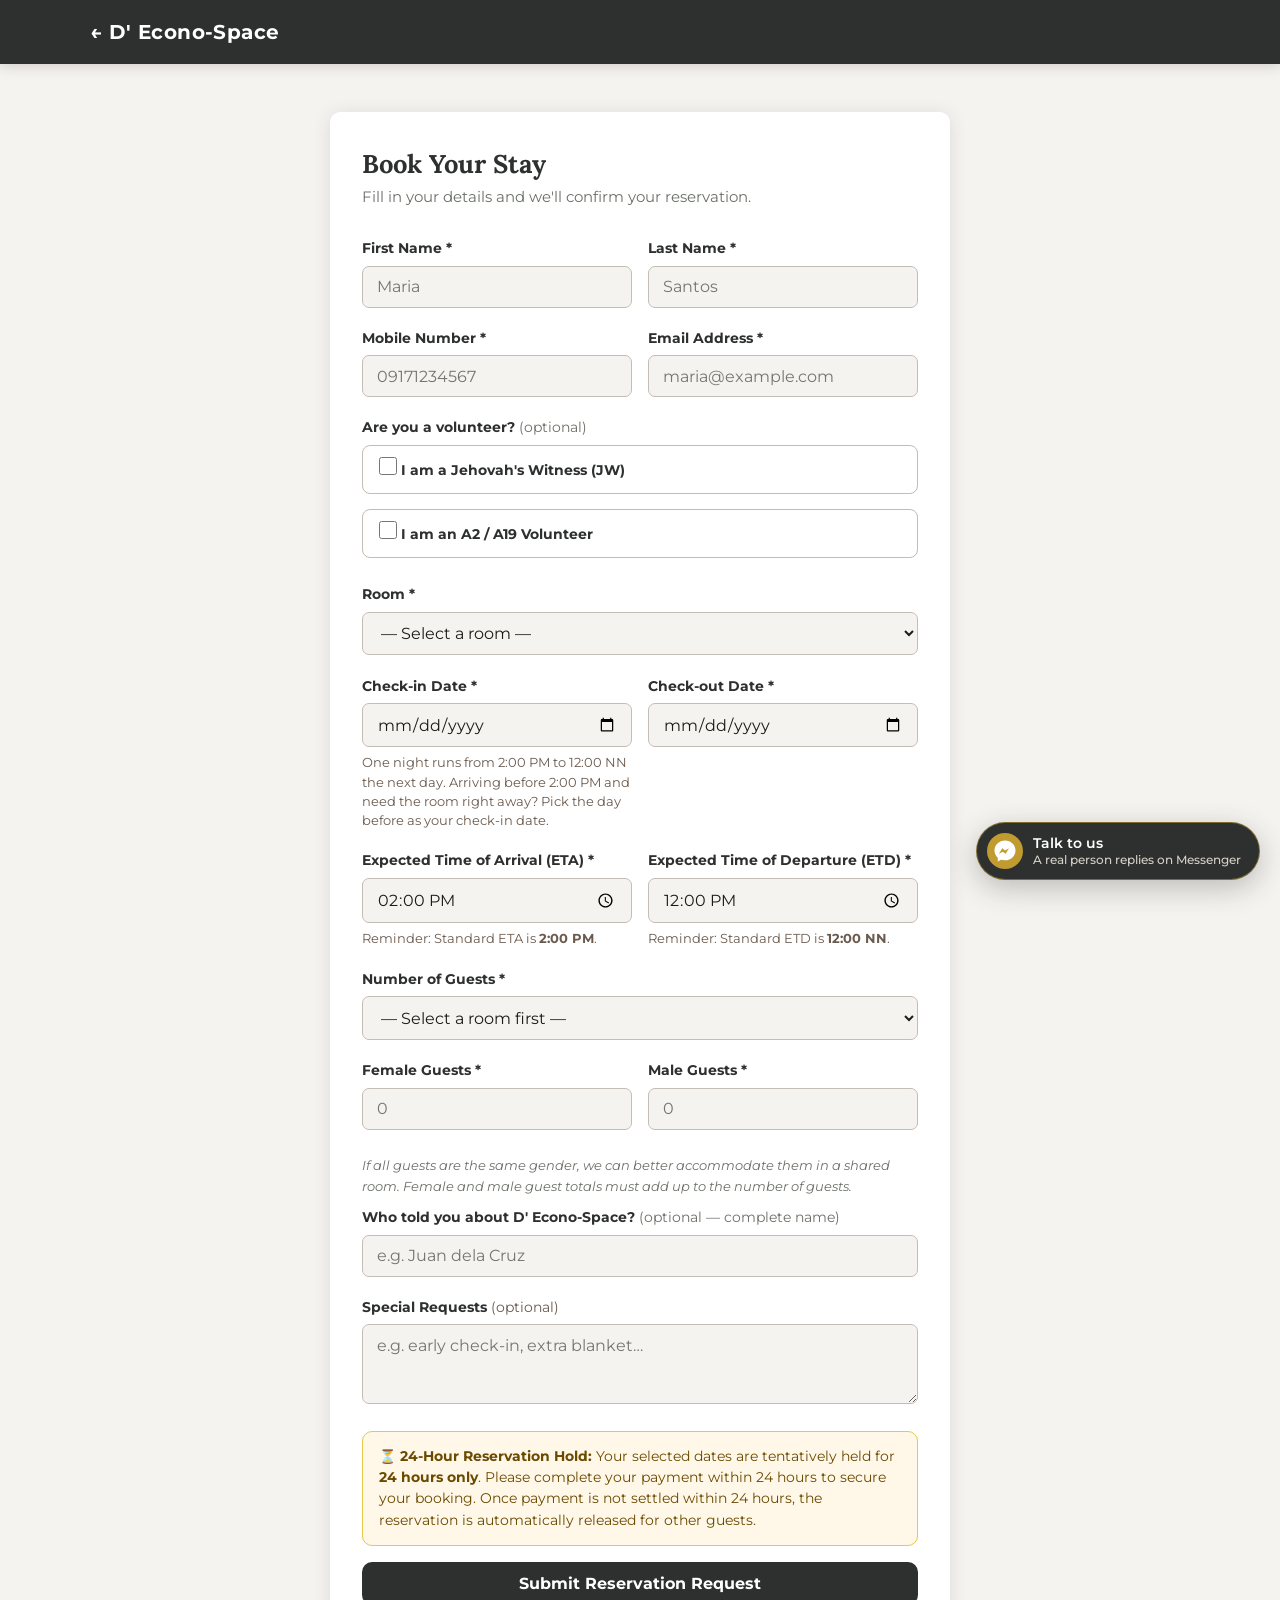
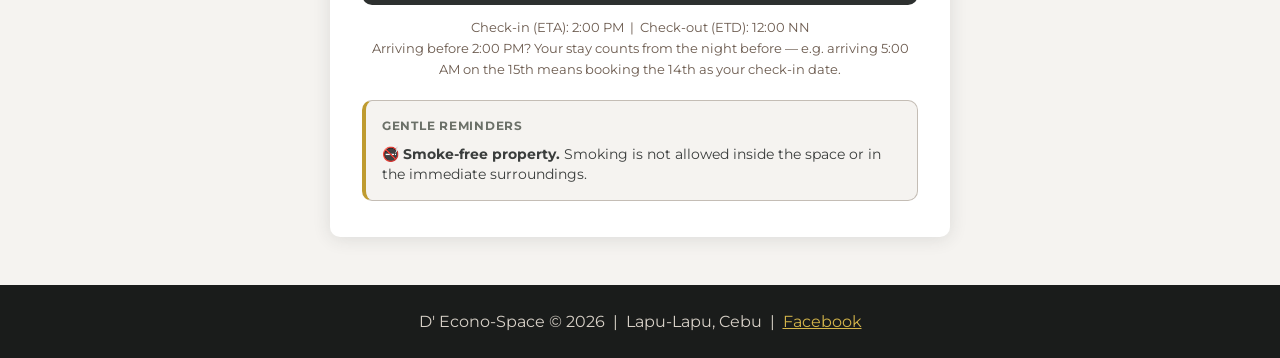
<file: payment.html>
<!DOCTYPE html>
<html lang="en">
<head>
  <meta charset="UTF-8" />
  <meta name="viewport" content="width=device-width, initial-scale=1.0" />
  <title>Complete Payment — D' Econo-Space</title>
  <link rel="stylesheet" href="assets/style.css" />
</head>
<body class="form-page">

  <nav class="nav">
    <div class="container">
      <a class="nav-logo" href="index.html">← D' Econo-Space</a>
    </div>
  </nav>

  <div class="form-wrap">
    <div class="form-card">

      <!-- ── State: Donor info (donation flow only) ── -->
      <div id="pay-state-donor" class="hidden">
        <div style="text-align:center;margin-bottom:1.5rem;">
          <div style="font-size:2rem;margin-bottom:.5rem;">💛</div>
          <h1 style="font-size:1.4rem;margin-bottom:.35rem;color:var(--navy);">Support a Volunteer's Stay</h1>
          <p class="subtitle" style="margin-bottom:0;">Leave a note for the person who receives your gift. Everything here is optional — anonymous donations are just as welcome.</p>
        </div>
        <div class="form-group">
          <label for="donor-name">Your Name <span style="font-weight:400;color:var(--text-muted);">(optional)</span></label>
          <input type="text" id="donor-name" placeholder="Maria Santos" autocomplete="name" />
        </div>
        <div class="form-group">
          <label for="donor-email">Your Email *</label>
          <input type="email" id="donor-email" placeholder="yourname@email.com" autocomplete="email" required />
        </div>
        <div class="form-group">
          <label for="donor-message">A message for the recipient <span style="font-weight:400;color:var(--text-muted);">(optional)</span></label>
          <textarea id="donor-message" rows="3" placeholder="e.g. &quot;Hope this helps on your assignment. You're doing great work!&quot;" style="resize:none;"></textarea>
        </div>
        <button type="button" id="donor-continue-btn" class="btn btn-primary btn-full">Choose How to Pay →</button>
      </div>

      <!-- ── State: Verify eligibility ── -->
      <div id="pay-state-verify" class="hidden">
        <div style="text-align:center;margin-bottom:1.5rem;">
          <div style="font-size:2rem;margin-bottom:.5rem;">🔐</div>
          <h1 style="font-size:1.4rem;margin-bottom:.35rem;color:var(--navy);">Verify Your Discount</h1>
          <p class="subtitle" style="margin-bottom:0;">Answer the question below to confirm your eligibility before proceeding to payment.</p>
        </div>

        <div class="summary-box" id="pay-summary-verify" style="margin-bottom:1.25rem;"></div>

        <div id="verify-alert" class="alert hidden" style="margin-bottom:1rem;"></div>

        <div class="form-group" id="jw-question-wrap">
          <label id="jw-question-label" for="jw-answer-input"></label>
          <input type="text" id="jw-answer-input" placeholder="Enter your answer" autocomplete="off" />
        </div>

        <div class="form-group hidden" id="voucher-wrap">
          <label for="voucher-input">A2/A19 Voucher Code *</label>
          <input type="text" id="voucher-input" autocomplete="off" style="letter-spacing:.1em;" />
          <p style="font-size:.8rem;color:var(--text-muted);margin-top:.35rem;">The voucher code was provided during your volunteer assignment.</p>
        </div>

        <button id="verify-btn" type="button" class="btn btn-primary btn-full">Verify &amp; Proceed to Payment →</button>
      </div>

      <!-- ── State: Payment methods ── -->
      <div id="pay-state-options" class="hidden">
        <div style="text-align:center;margin-bottom:1.5rem;">
          <div style="font-size:2rem;margin-bottom:.5rem;">💛</div>
          <h1 id="pay-options-heading" style="font-size:1.4rem;margin-bottom:.35rem;color:var(--navy);">Complete Your Payment</h1>
          <p id="pay-options-subtitle" class="subtitle" style="margin-bottom:0;">Choose a payment method below. Your slot is held — payment confirms your booking.</p>
        </div>

        <div class="summary-box" id="pay-summary-options" style="margin-bottom:1.25rem;"></div>

        <div style="background:#fff8e8;border:1px solid #e6c84a;border-radius:var(--radius);padding:.85rem 1rem;margin-bottom:1.25rem;font-size:.88rem;color:#6b4a00;line-height:1.55;text-align:left;">
          ⏳ <strong>24-Hour Hold Policy:</strong> Your reservation is tentatively held for <strong>24 hours only</strong>. Once payment is not settled within 24 hours, the reservation is automatically released for other guests.
        </div>

        <div class="payment-grid">
          <button type="button" class="pay-card" data-method="gcash">
            <div class="pay-icon" style="background:#0070E0;">
              <svg viewBox="0 0 40 40" fill="none" xmlns="http://www.w3.org/2000/svg">
                <text x="50%" y="58%" dominant-baseline="middle" text-anchor="middle" font-size="22" font-weight="800" font-family="Montserrat,sans-serif" fill="white">G</text>
              </svg>
            </div>
            <span>GCash</span>
          </button>

          <button type="button" class="pay-card" data-method="maya">
            <div class="pay-icon" style="background:#00BFA5;">
              <svg viewBox="0 0 40 40" fill="none" xmlns="http://www.w3.org/2000/svg">
                <text x="50%" y="58%" dominant-baseline="middle" text-anchor="middle" font-size="20" font-weight="800" font-family="Montserrat,sans-serif" fill="white">M</text>
              </svg>
            </div>
            <span>Maya</span>
          </button>

          <button type="button" class="pay-card" data-method="bank">
            <div class="pay-icon" style="background:#5C4033;">
              <svg viewBox="0 0 40 40" fill="none" xmlns="http://www.w3.org/2000/svg">
                <rect x="8" y="20" width="4" height="10" fill="white"/>
                <rect x="14" y="17" width="4" height="13" fill="white"/>
                <rect x="20" y="20" width="4" height="10" fill="white"/>
                <rect x="26" y="17" width="4" height="13" fill="white"/>
                <polygon points="20,7 6,17 34,17" fill="white"/>
                <rect x="6" y="30" width="28" height="3" fill="white"/>
              </svg>
            </div>
            <span>Bank</span>
            <span class="pay-sub">InstaPay</span>
          </button>
        </div>
      </div>

      <!-- ── State: QR code ── -->
      <div id="pay-state-qr" class="hidden">
        <button type="button" id="pay-qr-back" class="qr-back-btn">← Back</button>
        <div style="text-align:center;margin-top:.75rem;">
          <h2 id="pay-qr-title" style="font-size:1.25rem;margin-bottom:.35rem;"></h2>
          <p style="color:var(--text-muted);font-size:.88rem;margin-bottom:.5rem;line-height:1.6;">Scan with your <span id="pay-qr-app"></span> app and enter the amount below.</p>

          <div style="background:var(--navy);border-radius:var(--radius);padding:.65rem 1.25rem;display:inline-block;margin-bottom:1.1rem;">
            <p style="color:var(--gold);font-size:.78rem;font-weight:600;margin-bottom:.15rem;letter-spacing:.04em;">AMOUNT TO SEND</p>
            <p id="pay-qr-amount" style="color:#fff;font-size:1.75rem;font-weight:700;margin:0;"></p>
          </div>

          <div class="qr-wrap">
            <img id="pay-qr-image" src="" alt="QR Code" class="qr-img" />
            <div id="pay-qr-placeholder" class="qr-placeholder hidden">
              <p>QR image not yet uploaded.</p>
              <code id="pay-qr-hint" style="font-size:.78rem;color:var(--text-muted);"></code>
            </div>
          </div>

          <p style="margin-top:1.1rem;font-size:.84rem;color:var(--text-muted);line-height:1.6;">After payment, <strong style="color:var(--brown);">send us your screenshot on Facebook</strong> and we'll send you the keyholder's PIN to complete your check-in.</p>
          <a href="https://m.me/890165717502663" target="_blank" rel="noopener" class="btn btn-primary btn-full des-messenger-btn" style="margin-top:.75rem;">Send Screenshot on Messenger →</a>
          <a href="https://www.facebook.com/d.econo.space.agus" target="_blank" rel="noopener" class="btn btn-secondary btn-full" style="margin-top:.5rem;font-size:.86rem;">Or View Facebook Page (@d.econo.space.agus) ↗</a>
          <button type="button" id="pay-done-btn" class="btn btn-primary btn-full" style="margin-top:1.5rem;">Done — I've Sent My Screenshot →</button>
        </div>
      </div>

    </div>
  </div>

  <footer>
    <p>D' Econo-Space &copy; 2026 &nbsp;|&nbsp; Lapu-Lapu, Cebu &nbsp;|&nbsp; <a href="mailto:d.econospace.cebu@gmail.com">d.econospace.cebu@gmail.com</a></p>
  </footer>

  <script src="js/iab.js"></script>
  <script src="js/config.js"></script>
  <script src="js/settings.js"></script>
  <script src="js/payment.js"></script>
  <script src="js/chatbot.js" defer></script>
</body>
</html>
</file>
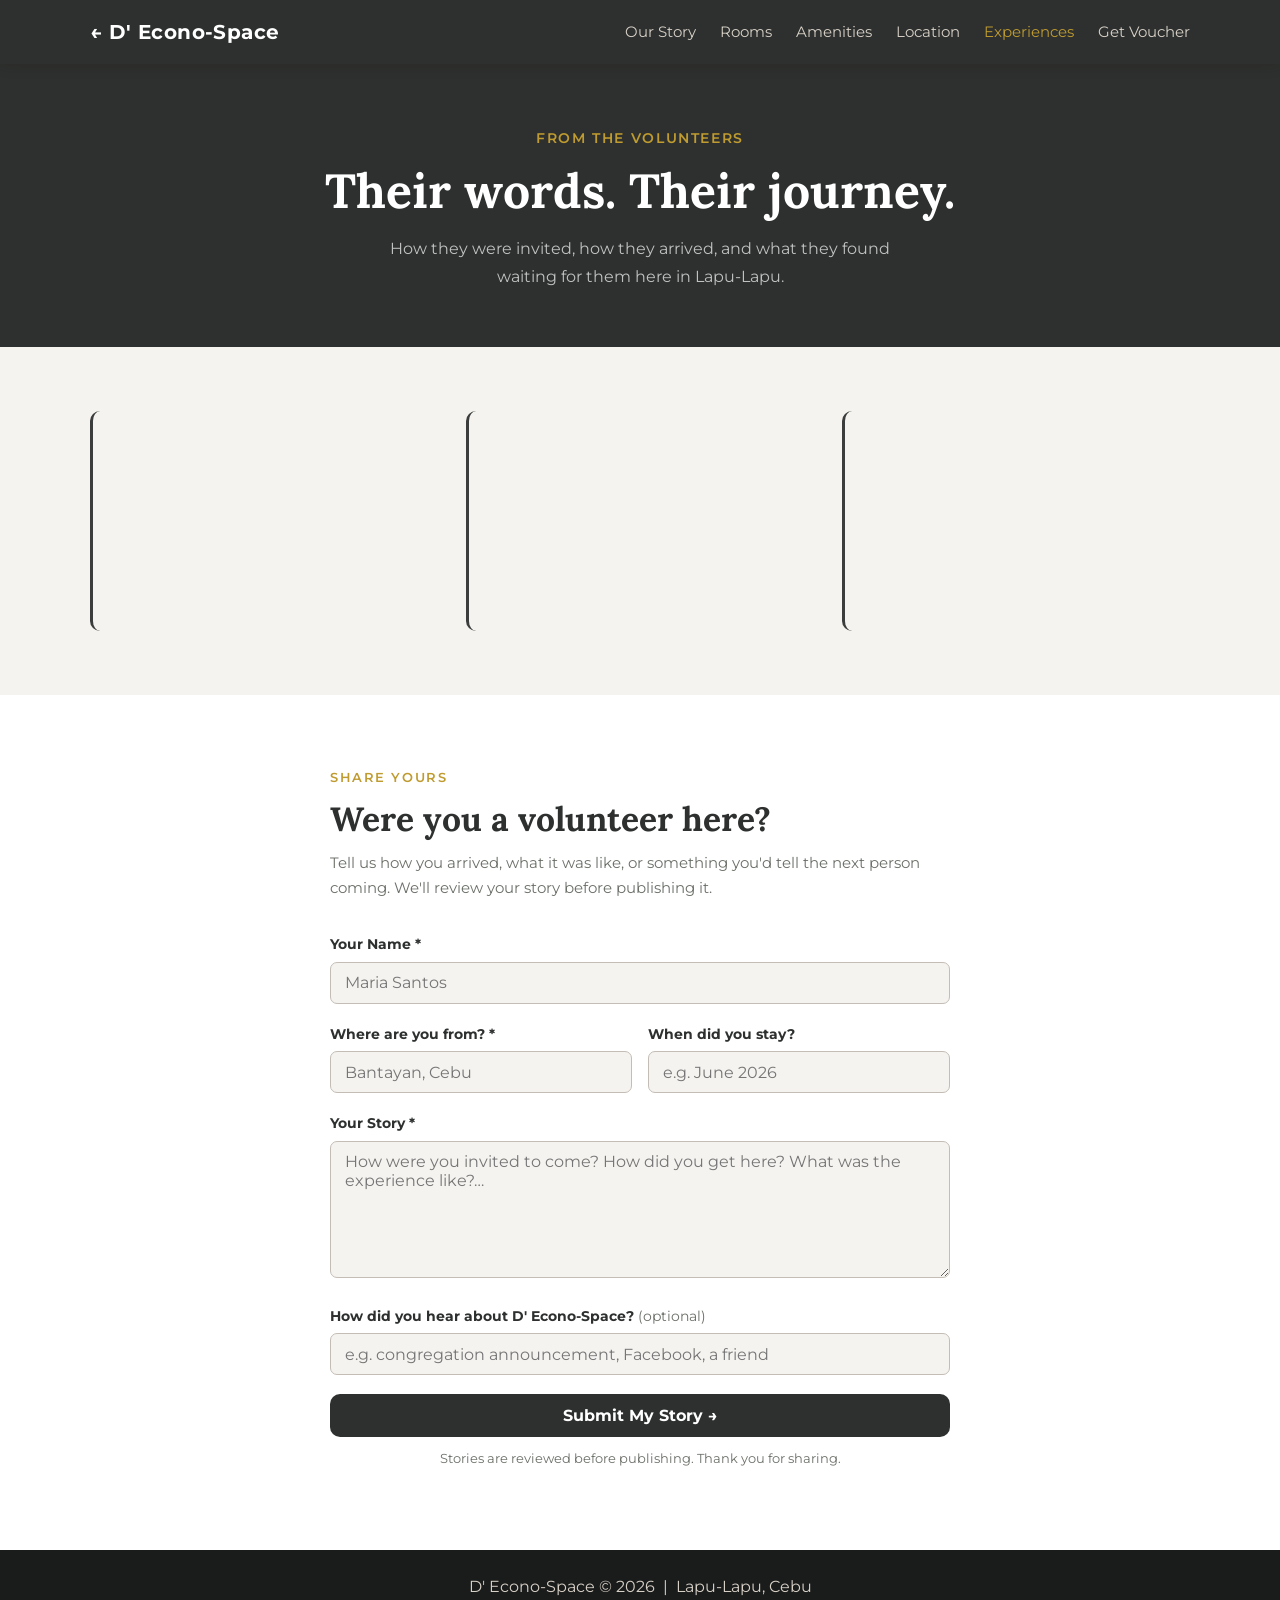
<file: stories.html>
<!DOCTYPE html>
<html lang="en">
<head>
  <meta charset="UTF-8" />
  <meta name="viewport" content="width=device-width, initial-scale=1.0" />
  <title>Volunteer Stories — D' Econo-Space</title>
  <meta name="description" content="Real stories from JW and A2/A19 volunteers who stayed at D' Econo-Space — how they arrived, what they found, and what they carried home." />
  <link rel="stylesheet" href="assets/style.css" />
</head>
<body>

  <nav class="nav">
    <div class="container">
      <a class="nav-logo" href="index.html">← D' Econo-Space</a>
      <button class="nav-toggle" aria-label="Toggle menu" onclick="this.closest('.nav').classList.toggle('open')">
        <span></span><span></span><span></span>
      </button>
      <ul class="nav-links">
        <li><a href="index.html#our-story" onclick="this.closest('.nav').classList.remove('open')">Our Story</a></li>
        <li><a href="index.html#rooms" onclick="this.closest('.nav').classList.remove('open')">Rooms</a></li>
        <li><a href="index.html#amenities" onclick="this.closest('.nav').classList.remove('open')">Amenities</a></li>
        <li><a href="index.html#location" onclick="this.closest('.nav').classList.remove('open')">Location</a></li>
        <li><a href="stories.html" onclick="this.closest('.nav').classList.remove('open')" style="color:var(--gold);">Experiences</a></li>
        <li><a href="voucher.html" onclick="this.closest('.nav').classList.remove('open')">Get Voucher</a></li>
      </ul>
    </div>
  </nav>

  <!-- Page header -->
  <section style="background:var(--navy);padding:4rem 0 3.5rem;text-align:center;">
    <div class="container">
      <p style="color:var(--gold);font-size:.85rem;font-weight:600;letter-spacing:.12em;text-transform:uppercase;margin-bottom:.75rem;">From the volunteers</p>
      <h1 style="color:#fff;font-size:clamp(1.9rem,5vw,3rem);font-weight:700;margin-bottom:1rem;line-height:1.2;">Their words. Their journey.</h1>
      <p style="color:rgba(255,255,255,.7);font-size:1rem;max-width:520px;margin:0 auto;line-height:1.75;">How they were invited, how they arrived, and what they found waiting for them here in Lapu-Lapu.</p>
    </div>
  </section>

  <!-- Stories grid -->
  <section style="background:var(--cream);padding:4rem 0;">
    <div class="container">

      <div id="stories-grid" class="stories-grid">
        <!-- filled by stories.js -->
        <div class="story-card story-skeleton"></div>
        <div class="story-card story-skeleton"></div>
        <div class="story-card story-skeleton"></div>
      </div>

      <div id="stories-empty" class="hidden" style="text-align:center;padding:3rem 1rem;">
        <p style="font-size:2rem;margin-bottom:.75rem;">✍️</p>
        <p style="color:var(--brown);font-size:1.05rem;font-weight:600;margin-bottom:.4rem;">No stories yet — be the first.</p>
        <p style="color:var(--text-muted);font-size:.92rem;">Share your experience below and inspire the next volunteer who's wondering if they should come.</p>
      </div>

    </div>
  </section>

  <!-- Share your story -->
  <section style="background:#fff;padding:4.5rem 0 5rem;">
    <div class="container" style="max-width:620px;">
      <p style="color:var(--gold);font-size:.82rem;font-weight:600;letter-spacing:.12em;text-transform:uppercase;margin-bottom:.6rem;">Share yours</p>
      <h2 style="font-size:clamp(1.5rem,4vw,2.1rem);color:var(--navy);font-weight:700;margin-bottom:.6rem;line-height:1.25;">Were you a volunteer here?</h2>
      <p style="color:var(--text-muted);font-size:.95rem;line-height:1.7;margin-bottom:2rem;">Tell us how you arrived, what it was like, or something you'd tell the next person coming. We'll review your story before publishing it.</p>

      <div id="story-alert" class="alert hidden" style="margin-bottom:1rem;"></div>

      <form id="story-form">
        <div class="form-group">
          <label for="s-name">Your Name *</label>
          <input type="text" id="s-name" placeholder="Maria Santos" autocomplete="name" />
        </div>
        <div class="form-row">
          <div class="form-group">
            <label for="s-location">Where are you from? *</label>
            <input type="text" id="s-location" placeholder="Bantayan, Cebu" />
          </div>
          <div class="form-group">
            <label for="s-period">When did you stay?</label>
            <input type="text" id="s-period" placeholder="e.g. June 2026" />
          </div>
        </div>
        <div class="form-group">
          <label for="s-story">Your Story *</label>
          <textarea id="s-story" rows="6" placeholder="How were you invited to come? How did you get here? What was the experience like?…"></textarea>
        </div>
        <div class="form-group">
          <label for="s-source">How did you hear about D' Econo-Space? <span style="font-weight:400;color:var(--text-muted);">(optional)</span></label>
          <input type="text" id="s-source" placeholder="e.g. congregation announcement, Facebook, a friend" />
        </div>
        <button type="submit" class="btn btn-primary btn-full" id="story-submit">Submit My Story →</button>
        <p style="text-align:center;margin-top:.75rem;font-size:.8rem;color:var(--text-muted);">Stories are reviewed before publishing. Thank you for sharing.</p>
      </form>

      <div id="story-success" class="hidden" style="text-align:center;padding:2.5rem 1rem;">
        <div style="font-size:2.5rem;margin-bottom:1rem;">💛</div>
        <h3 style="color:var(--navy);font-size:1.3rem;margin-bottom:.5rem;">Thank you for sharing!</h3>
        <p style="color:var(--text-muted);font-size:.93rem;line-height:1.7;">Your story has been received. Once reviewed, it will appear on this page to encourage the next volunteer on their way.</p>
        <a href="index.html" class="btn btn-secondary" style="margin-top:1.5rem;display:inline-block;">Back to Home</a>
      </div>

    </div>
  </section>

  <footer>
    <p>D' Econo-Space &copy; 2026 &nbsp;|&nbsp; Lapu-Lapu, Cebu</p>
  </footer>

  <script src="js/iab.js"></script>
  <script src="js/config.js"></script>
  <script src="js/ghl.js"></script>
  <script src="js/stories.js"></script>
</body>
</html>
</file>
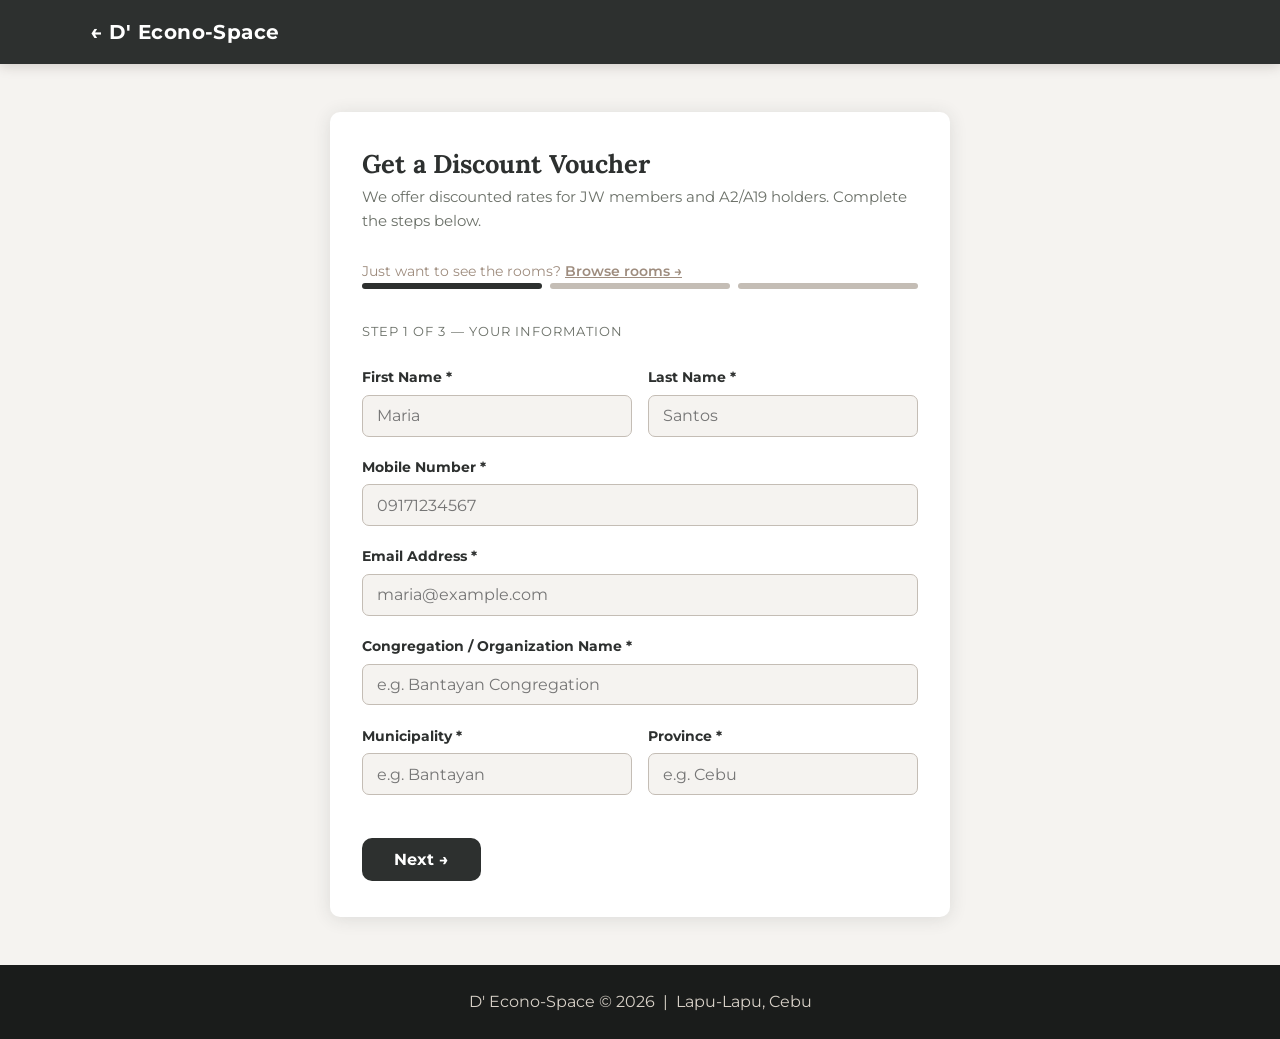
<file: voucher.html>
<!DOCTYPE html>
<html lang="en">
<head>
  <meta charset="UTF-8" />
  <meta name="viewport" content="width=device-width, initial-scale=1.0" />
  <title>Request a Discount Voucher — D' Econo-Space</title>
  <meta name="description" content="Request a discount voucher for your stay at D' Econo-Space — affordable rooms in Lapu-Lapu, Cebu, near Mactan Airport." />

  <!-- Open Graph / Facebook / Messenger link preview -->
  <meta property="og:type" content="website" />
  <meta property="og:url" content="https://d-econo-space-agus.vercel.app/voucher.html" />
  <meta property="og:title" content="Request a Discount Voucher — D' Econo-Space" />
  <meta property="og:description" content="Request a discount voucher for your stay at D' Econo-Space — affordable rooms in Lapu-Lapu, Cebu, near Mactan Airport." />
  <meta property="og:image" content="https://d-econo-space-agus.vercel.app/assets/images/og-share.jpg" />
  <meta property="og:image:width" content="1200" />
  <meta property="og:image:height" content="630" />
  <meta property="og:image:alt" content="D' Econo-Space — the ground-unit entrance" />
  <meta property="og:site_name" content="D' Econo-Space" />
  <meta property="og:locale" content="en_PH" />

  <!-- Twitter / X card -->
  <meta name="twitter:card" content="summary_large_image" />
  <meta name="twitter:title" content="Request a Discount Voucher — D' Econo-Space" />
  <meta name="twitter:description" content="Request a discount voucher for your stay at D' Econo-Space — affordable rooms in Lapu-Lapu, Cebu, near Mactan Airport." />
  <meta name="twitter:image" content="https://d-econo-space-agus.vercel.app/assets/images/og-share.jpg" />

  <link rel="stylesheet" href="assets/style.css" />
</head>
<body class="form-page">

  <nav class="nav">
    <div class="container">
      <a class="nav-logo" href="index.html">← D' Econo-Space</a>
    </div>
  </nav>

  <div class="form-wrap">
    <div class="form-card">
      <h1>Get a Discount Voucher</h1>
      <p class="subtitle">We offer discounted rates for JW members and A2/A19 holders. Complete the steps below.</p>
      <p style="font-size:.85rem;color:#9e8c7e;margin-top:.25rem;">Just want to see the rooms? <a href="index.html#rooms" style="color:var(--brown);font-weight:600;">Browse rooms →</a></p>

      <!-- Step progress dots -->
      <div class="steps">
        <div class="step-dot active" id="dot-1"></div>
        <div class="step-dot" id="dot-2"></div>
        <div class="step-dot" id="dot-3"></div>
      </div>

      <div id="voucher-alert" class="alert hidden"></div>

      <!-- STEP 1: Personal info -->
      <div class="step-panel active" id="step-1">
        <p class="step-label">Step 1 of 3 — Your Information</p>
        <div class="form-row">
          <div class="form-group">
            <label for="v-fname">First Name *</label>
            <input type="text" id="v-fname" placeholder="Maria" autocomplete="given-name" />
          </div>
          <div class="form-group">
            <label for="v-lname">Last Name *</label>
            <input type="text" id="v-lname" placeholder="Santos" autocomplete="family-name" />
          </div>
        </div>
        <div class="form-group">
          <label for="v-mobile">Mobile Number *</label>
          <input type="tel" id="v-mobile" placeholder="09171234567" />
        </div>
        <div class="form-group">
          <label for="v-email">Email Address *</label>
          <input type="email" id="v-email" placeholder="maria@example.com" autocomplete="email" required />
        </div>
        <div class="form-group">
          <label for="v-congregation">Congregation / Organization Name *</label>
          <input type="text" id="v-congregation" placeholder="e.g. Bantayan Congregation" />
        </div>
        <div class="form-row">
          <div class="form-group">
            <label for="v-municipality">Municipality *</label>
            <input type="text" id="v-municipality" placeholder="e.g. Bantayan" />
          </div>
          <div class="form-group">
            <label for="v-province">Province *</label>
            <input type="text" id="v-province" placeholder="e.g. Cebu" />
          </div>
        </div>
        <div class="btn-row">
          <button class="btn btn-primary" onclick="goStep(2)">Next →</button>
        </div>
      </div>

      <!-- STEP 2: Rate type -->
      <div class="step-panel" id="step-2">
        <p class="step-label">Step 2 of 3 — Discount Type</p>
        <div class="form-group">
          <label>Which discount applies to you? *</label>
          <div class="rate-selector" style="margin-top:.5rem;">
            <div class="rate-option">
              <input type="radio" name="rate-type" id="rt-jw" value="jw" />
              <label for="rt-jw">JW Member</label>
            </div>
            <div class="rate-option">
              <input type="radio" name="rate-type" id="rt-a2a19" value="a2a19" />
              <label for="rt-a2a19">A2/A19 Member</label>
            </div>
          </div>
        </div>
        <div style="background:var(--cream);border-radius:var(--radius);padding:1rem;font-size:.88rem;color:#6b5a4e;margin-bottom:1rem;">
          <strong style="color:var(--brown);">JW:</strong> Verified by answering a question from weekly meetings.<br />
          <strong style="color:var(--brown);">A2 / A19:</strong> Enter the Bible book where you read <em>"here I am send me"</em> — unlocks your voucher code.
        </div>
        <div class="btn-row">
          <button class="btn btn-secondary" onclick="goStep(1)">← Back</button>
          <button class="btn btn-primary" onclick="goStep(3)">Next →</button>
        </div>
      </div>

      <!-- STEP 3: Verification -->
      <div class="step-panel" id="step-3">
        <p class="step-label">Step 3 of 3 — Verification</p>

        <!-- JW verification -->
        <div id="jw-verify" class="hidden">
          <div class="form-group">
            <label>This week's Bible reading question</label>
            <p id="jw-question" style="background:var(--cream);border-radius:7px;padding:.75rem 1rem;font-size:.93rem;margin-top:.35rem;border:1.5px solid var(--sand);"></p>
          </div>
          <div class="form-group">
            <label for="jw-answer">Your Answer *</label>
            <input type="text" id="jw-answer" placeholder="Type your answer here…" />
          </div>
        </div>

        <!-- A2/A19 verification — inline multi-step -->
        <div id="id-verify" class="hidden">

          <!-- Sub-step 1: JW prerequisite -->
          <div id="a2-jw-step">
            <p class="disc-intro" style="margin-bottom:.6rem;">First, confirm your JW volunteer status:</p>
            <p id="a2-jw-question" style="background:var(--cream);border-radius:7px;padding:.75rem 1rem;font-size:.93rem;margin-bottom:.75rem;border:1.5px solid var(--sand);"></p>
            <div class="form-group" style="margin-bottom:.75rem;">
              <label for="a2-jw-answer">Your Answer *</label>
              <input type="text" id="a2-jw-answer" placeholder="Type your answer here…" autocomplete="off" />
            </div>
            <button type="button" id="a2-jw-btn" class="btn btn-primary btn-full">Verify →</button>
            <div id="a2-jw-error" class="alert alert-error hidden" style="margin-top:.6rem;"></div>
          </div>

          <!-- Sub-step 2: Bible book (unlocks after JW) -->
          <div id="a2-bible-step" class="hidden" style="padding-top:1rem;margin-top:1rem;border-top:1px solid var(--sand);">
            <div class="form-group">
              <label for="a2-bible-answer">Enter the Bible book where you can read <em>"here I am send me"</em> *</label>
              <input type="text" id="a2-bible-answer" placeholder="Type the book name…" autocomplete="off" />
            </div>
            <button type="button" id="a2-bible-btn" class="btn btn-primary btn-full">Continue →</button>
            <div id="a2-bible-error" class="alert alert-error hidden" style="margin-top:.6rem;"></div>
          </div>

          <!-- Sub-step 3: Two options (unlocks after Bible book) -->
          <div id="a2-options-step" class="hidden" style="padding-top:1rem;margin-top:1rem;border-top:1px solid var(--sand);">
            <p class="disc-intro" style="margin-bottom:.75rem;">Choose how to activate your discount:</p>
            <div style="display:flex;flex-direction:column;gap:.5rem;margin-bottom:1rem;">
              <label style="display:flex;align-items:flex-start;gap:.6rem;cursor:pointer;padding:.65rem .85rem;border:1.5px solid var(--sand);border-radius:var(--radius);background:var(--cream);">
                <input type="radio" name="a2-method" id="a2m-email" value="email" style="margin-top:.2rem;flex-shrink:0;" />
                <span>Get your voucher code in your email</span>
              </label>
              <label style="display:flex;align-items:flex-start;gap:.6rem;cursor:pointer;padding:.65rem .85rem;border:1.5px solid var(--sand);border-radius:var(--radius);background:var(--cream);">
                <input type="radio" name="a2-method" id="a2m-code" value="code" style="margin-top:.2rem;flex-shrink:0;" />
                <span>Key in your A2/A19 Code</span>
              </label>
            </div>

            <!-- Email + voucher code panel -->
            <div id="a2-email-panel" class="hidden">
              <div class="form-group">
                <label for="a2-email">Your Email Address *</label>
                <input type="email" id="a2-email" placeholder="yourname@email.com" />
              </div>
              <button type="button" id="a2-send-code-btn" class="btn btn-primary btn-full" style="margin-bottom:.75rem;">Send Code to My Email →</button>
              <div id="a2-send-status" class="hidden" style="border-radius:var(--radius);padding:.7rem 1rem;font-size:.87rem;line-height:1.55;margin-bottom:.75rem;"></div>
              <div class="form-group">
                <label for="a2-voucher-code">Voucher Code * <em style="font-weight:400;color:#6b5a4e;font-size:.9em;">(check your registered email address for the code)</em></label>
                <input type="text" id="a2-voucher-code" placeholder="Enter your voucher code" autocomplete="off" style="letter-spacing:.1em;" />
              </div>
            </div>

            <!-- A2/A19 code panel -->
            <div id="a2-code-panel" class="hidden">
              <div class="form-group">
                <label for="a2-id-code">Your A2/A19 Code *</label>
                <input type="text" id="a2-id-code" inputmode="numeric" maxlength="7" autocomplete="off" />
              </div>
              <div id="a2-code-fallback" class="hidden" style="background:#fff3cd;border:1.5px solid #e9a200;border-radius:var(--radius);padding:.75rem 1rem;font-size:.87rem;color:#7a5000;margin-top:.35rem;line-height:1.55;"></div>
            </div>
          </div>

        </div>

        <div class="btn-row">
          <button class="btn btn-secondary" onclick="goStep(2)">← Back</button>
          <button class="btn btn-primary" id="submit-voucher" onclick="submitVoucher()">Submit Request</button>
        </div>
      </div>

    </div>
  </div>

  <footer>
    <p>D' Econo-Space &copy; 2026 &nbsp;|&nbsp; Lapu-Lapu, Cebu</p>
  </footer>

  <script src="js/iab.js"></script>
  <script src="js/config.js"></script>
  <script src="js/settings.js"></script>
  <script src="js/ghl.js"></script>
  <script src="js/voucher.js"></script>
</body>
</html>
</file>
<file: assets/style.css>
/* D' Econo-Space — V2 Styles
   Palette: Anthracite #2D302F | Timberwolf #D7D0C7 | Raw Umber #7A5938 | Gold #BF9B30 */

@import url('https://fonts.googleapis.com/css2?family=Lora:ital,wght@0,400;0,600;0,700;1,400;1,600&family=Montserrat:ital,wght@0,400;0,500;0,600;0,700;1,400&display=swap');

*, *::before, *::after { box-sizing: border-box; margin: 0; padding: 0; }

:root {
  --navy:       #2D302F;   /* Anthracite */
  --navy-mid:   #3F4340;   /* mid charcoal */
  --navy-light: #7A5938;   /* Raw Umber */
  --gold:       #BF9B30;   /* metallic gold */
  --gold-light: #D4B54A;   /* lighter gold */
  --white:      #FFFFFF;
  --off-white:  #F5F3F0;   /* warm white */
  --light:      #D7D0C7;   /* Timberwolf */
  --text-dark:  #1A1C1B;
  --text-body:  #3A3D3C;
  --text-muted: #6B7068;
  --border:     #C4BDB5;
  --radius:     10px;
  --shadow:     0 2px 18px rgba(45,48,47,.12);
}

body {
  font-family: 'Montserrat', system-ui, sans-serif;
  background: var(--off-white);
  color: var(--text-body);
  line-height: 1.6;
}

/* ── Typography ── */
h1, h2 { font-family: 'Lora', Georgia, serif; font-weight: 700; line-height: 1.25; color: var(--text-dark); }
h3 { font-weight: 700; line-height: 1.25; color: var(--text-dark); }
h1 { font-size: clamp(2rem, 5vw, 3.5rem); }
h2 { font-size: clamp(1.4rem, 3vw, 2rem); }
h3 { font-size: 1.15rem; }
p  { font-size: 1rem; }

/* ── Layout ── */
.container { width: min(1100px, 92%); margin: 0 auto; }
section    { padding: 4rem 0; }

/* ── Buttons ── */
.btn {
  display: inline-block;
  padding: .75rem 2rem;
  border-radius: var(--radius);
  font-family: inherit;
  font-size: 1rem;
  font-weight: 700;
  cursor: pointer;
  text-decoration: none;
  transition: opacity .2s, transform .15s;
  border: none;
}
.btn:hover  { opacity: .88; transform: translateY(-1px); }
.btn:active { transform: translateY(0); }

.btn-primary            { background: var(--navy); color: var(--white); }
.btn-secondary          { background: transparent; color: var(--white); border: 2px solid var(--white); }
.btn-gold, .btn-tan     { background: var(--gold); color: var(--navy); }
.btn-full               { width: 100%; text-align: center; display: block; }

/* ── Nav ── */
.nav {
  background: var(--navy);
  padding: 1rem 0;
  position: sticky;
  top: 0;
  z-index: 100;
  box-shadow: 0 2px 12px rgba(44,26,14,.18);
}
.nav .container {
  display: flex;
  align-items: center;
  justify-content: space-between;
}
.nav-logo { color: var(--white); font-size: 1.25rem; font-weight: 700; text-decoration: none; letter-spacing: .02em; }
.nav-links { display: flex; gap: 1.5rem; list-style: none; }
.nav-links a { color: var(--light); text-decoration: none; font-size: .95rem; transition: color .2s; }
.nav-links a:hover { color: var(--gold); }

/* ── Hero ── */
.hero {
  background:
    radial-gradient(ellipse at 50% 110%, rgba(196,120,42,.18) 0%, transparent 65%),
    linear-gradient(150deg, rgba(20,22,22,.82) 0%, rgba(45,48,47,.74) 100%),
    url(images/des-front2.png) center/cover no-repeat;
  color: var(--white);
  padding: 5.5rem 0 4.5rem;
  text-align: center;
}
.hero h1     { color: var(--white); margin-bottom: .75rem; font-style: italic; letter-spacing: -.01em; }
.hero .tagline { font-size: 1.15rem; color: var(--light); margin-bottom: 2rem; font-style: normal; font-family: 'Montserrat', sans-serif; font-weight: 400; }
.hero-ctas   { display: flex; gap: 1rem; justify-content: center; flex-wrap: wrap; }

/* ── Room Cards ── */
.rooms { background: var(--white); }
.rooms h2 { text-align: center; margin-bottom: 2.5rem; color: var(--navy); }

.card-grid {
  display: grid;
  grid-template-columns: repeat(auto-fit, minmax(240px, 1fr));
  gap: 1.5rem;
}
.card {
  background: var(--white);
  border-radius: var(--radius);
  box-shadow: var(--shadow);
  border: 1px solid var(--border);
  overflow: hidden;
  transition: transform .2s, box-shadow .2s;
}
.card:hover { transform: translateY(-4px); box-shadow: 0 6px 24px rgba(13,31,92,.16); }
.card-header {
  background: var(--navy);
  color: var(--white);
  padding: 1.25rem 1.5rem;
}
.card-header h3      { font-size: 1.2rem; margin-bottom: .2rem; color: var(--white); }
.card-header .capacity { font-size: .85rem; color: var(--light); }
.card-body { padding: 1.25rem 1.5rem; }
.rate-tag {
  display: inline-block;
  background: var(--light);
  color: var(--text-dark);
  border-radius: 4px;
  padding: .2rem .6rem;
  font-size: .85rem;
  margin: .2rem .2rem 0 0;
  border: 1px solid var(--border);
}
.rate-tag strong { color: var(--navy); }
.card-note { font-size: .82rem; color: var(--text-muted); margin-top: 0; margin-bottom: .55rem; font-style: italic; }
.regular-badge {
  display: inline-block;
  background: rgba(196,120,42,.10);
  color: var(--gold);
  border: 1px solid rgba(196,120,42,.28);
  border-radius: 4px;
  padding: .1rem .45rem;
  font-size: .74rem;
  font-weight: 700;
  font-style: normal;
  letter-spacing: .04em;
  text-transform: uppercase;
  vertical-align: middle;
}
.card-upsell { font-size: .8rem; color: var(--text-muted); margin-top: .65rem; text-align: center; }
.card-upsell a { color: var(--gold); font-weight: 600; text-decoration: none; }
.card-upsell a:hover { text-decoration: underline; }
.long-stay-note { text-align: center; margin-top: 1.75rem; font-size: .92rem; font-weight: 600; color: var(--gold); letter-spacing: .02em; }

/* Flashy voucher badge — premium gold shimmer, amounts stay hidden */
.voucher-badge {
  display: block;
  width: 100%;
  font-family: inherit;
  margin-top: .9rem;
  padding: .72rem .75rem;
  border-radius: 9px;
  text-align: center;
  text-decoration: none;
  font-size: .88rem;
  font-weight: 700;
  letter-spacing: .06em;
  text-transform: uppercase;
  color: #fff;
  background: linear-gradient(110deg, #7B3A10 0%, #B85A18 30%, #D4742A 55%, #B85A18 80%, #7B3A10 100%);
  background-size: 220% 100%;
  box-shadow: 0 3px 14px rgba(120,50,12,.45);
  border: 1px solid rgba(255,255,255,.12);
  animation: voucherShimmer 3.2s linear infinite, voucherPulse 2.4s ease-in-out infinite;
  transition: transform .15s ease, filter .15s;
  cursor: pointer;
}
.voucher-badge:hover { transform: translateY(-2px); filter: brightness(1.08); }
@keyframes voucherShimmer { to { background-position: -220% 0; } }
@keyframes voucherPulse {
  0%, 100% { box-shadow: 0 3px 14px rgba(120,50,12,.40); }
  50%      { box-shadow: 0 5px 22px rgba(180,80,20,.70); }
}
@media (prefers-reduced-motion: reduce) {
  .voucher-badge { animation: none; }
}

/* ── Card "From" price anchor ── */
.card-from {
  display: flex;
  flex-wrap: wrap;
  align-items: baseline;
  gap: .4rem;
  margin-top: .25rem;
}
.card-from .from-label {
  font-size: .7rem;
  font-weight: 600;
  letter-spacing: .07em;
  text-transform: uppercase;
  color: var(--text-muted);
}
.card-from .from-price {
  font-size: 1.65rem;
  font-weight: 800;
  line-height: 1;
  color: var(--gold);
}
.card-from .from-night { font-size: .8rem; font-weight: 500; color: var(--text-muted); }
.card-from .from-cap { font-size: .8rem; font-weight: 500; color: var(--text-muted); }

/* ── Card interactive pax selector ── */
.card-selector {
  display: flex;
  align-items: center;
  gap: .75rem;
  margin: 1rem 0 .5rem;
}
.card-selector select {
  flex: 1;
  padding: .5rem 2.6rem .5rem .75rem;
  border: 1.5px solid var(--gold);
  border-radius: 7px;
  font-family: inherit;
  font-size: .92rem;
  background-color: var(--off-white);
  background-image: url("data:image/svg+xml,%3Csvg xmlns='http://www.w3.org/2000/svg' viewBox='0 0 24 24' fill='none' stroke='%23C4782A' stroke-width='3.2' stroke-linecap='round' stroke-linejoin='round'%3E%3Cpolyline points='6 9 12 15 18 9'/%3E%3C/svg%3E");
  background-repeat: no-repeat;
  background-position: right .65rem center;
  background-size: 1.2rem;
  -webkit-appearance: none;
  appearance: none;
  color: var(--text-dark);
  cursor: pointer;
  transition: border-color .2s, box-shadow .2s;
  animation: paxArrowInvite 1.7s ease-in-out infinite;
}
.card-selector select:hover,
.card-selector select:focus {
  outline: none;
  border-color: var(--gold);
  box-shadow: 0 0 0 3px rgba(201, 162, 39, .22);
}
@keyframes paxArrowInvite {
  0%, 100% { background-size: 1.1rem; }
  50%      { background-size: 1.5rem; }
}
@media (prefers-reduced-motion: reduce) {
  .card-selector select { animation: none; }
}
.card-live-price {
  font-size: 1.3rem;
  font-weight: 700;
  color: var(--navy);
  display: flex;
  flex-direction: column;
  align-items: flex-start;
}
.card-live-price span { display: block; font-size: .78rem; font-weight: 500; color: var(--text-muted); }
.card-live-price small.room-total { display: block; font-size: .72rem; font-weight: 500; color: var(--text-muted); margin-top: .15rem; }

/* ── Rates Table ── */
.rates-section { background: var(--off-white); }
.rates-section h2 { text-align: center; margin-bottom: 2rem; color: var(--navy); }
.rates-table-wrap { overflow-x: auto; }
table {
  width: 100%;
  border-collapse: collapse;
  font-size: .92rem;
  background: var(--white);
  border-radius: var(--radius);
  overflow: hidden;
  box-shadow: var(--shadow);
}
th {
  background: var(--navy);
  color: var(--white);
  padding: .75rem 1rem;
  text-align: left;
  font-weight: 600;
}
td { padding: .65rem 1rem; border-bottom: 1px solid var(--border); color: var(--text-body); }
tr:last-child td { border-bottom: none; }
tr:nth-child(even) td { background: var(--off-white); }
.discount { color: var(--gold); font-size: .82rem; font-weight: 600; }

/* ── Value Callout ── */
.amenity-callout {
  background: var(--navy);
  padding: 3rem 0;
  border-top: 3px solid var(--gold);
  border-bottom: 3px solid var(--gold);
}
.callout-grid {
  display: grid;
  grid-template-columns: 1fr 1fr;
  gap: 3rem;
  align-items: center;
}
.callout-text h2 {
  color: var(--gold);
  font-size: clamp(1.15rem, 2.5vw, 1.5rem);
  margin-bottom: 1rem;
  line-height: 1.35;
}
.callout-text p {
  color: var(--light);
  font-size: .95rem;
  line-height: 1.65;
  margin-bottom: .75rem;
}
.callout-location {
  color: rgba(245,236,216,.72) !important;
  font-size: .87rem !important;
  margin-bottom: 0 !important;
}
.callout-list {
  list-style: none;
  padding: 0;
  margin: 0;
  display: grid;
  grid-template-columns: 1fr 1fr;
  gap: .8rem;
}
.callout-list li {
  color: var(--light);
  font-size: .92rem;
  display: flex;
  align-items: center;
  gap: .5rem;
}
.callout-list .icon { font-size: 1.1rem; }
@media (max-width: 700px) {
  .callout-grid { grid-template-columns: 1fr; gap: 2rem; }
}

/* ── Amenities ── */
.amenities { background: var(--light); }
.amenities h2 { text-align: center; margin-bottom: 2rem; color: var(--navy); }
.amenity-grid {
  display: grid;
  grid-template-columns: repeat(4, 1fr);
  gap: 1rem;
}
.amenity-spacer { visibility: hidden; pointer-events: none; }
.amenity-item {
  display: flex;
  align-items: center;
  gap: .6rem;
  padding: .75rem 1rem;
  background: var(--white);
  border-radius: var(--radius);
  font-size: .95rem;
  border: 1px solid var(--border);
}
.amenity-item .icon { font-size: 1.3rem; }

/* ── Gentle Reminders ── */
.reminders { background: var(--off-white); padding: 2.5rem 0; border-top: 1px solid var(--border); }
.reminders h2 { text-align: center; margin-bottom: 1.25rem; color: var(--navy); font-size: 1.15rem; letter-spacing: .04em; text-transform: uppercase; }
.reminders-list {
  list-style: none;
  padding: 0;
  margin: 0 auto;
  max-width: 640px;
  display: flex;
  flex-direction: column;
  gap: .6rem;
}
.reminders-list li {
  background: var(--white);
  border: 1px solid var(--border);
  border-left: 4px solid var(--gold);
  border-radius: var(--radius);
  padding: .75rem 1rem;
  font-size: .93rem;
  color: var(--text-body);
  line-height: 1.55;
}

/* Gentle Reminders block inside booking form */
.reminders-block {
  margin-top: 1.25rem;
  padding: .9rem 1rem;
  background: var(--off-white);
  border: 1px solid var(--border);
  border-left: 4px solid var(--gold);
  border-radius: var(--radius);
}
.reminders-block p.reminders-label {
  font-size: .78rem;
  font-weight: 700;
  letter-spacing: .06em;
  text-transform: uppercase;
  color: var(--text-muted);
  margin: 0 0 .5rem;
}
.reminders-block ul {
  list-style: none;
  padding: 0;
  margin: 0;
  display: flex;
  flex-direction: column;
  gap: .4rem;
}
.reminders-block ul li {
  font-size: .87rem;
  color: var(--text-body);
  line-height: 1.5;
}

/* ── Location ── */
.location { background: var(--white); }
.location h2 { text-align: center; margin-bottom: .5rem; color: var(--navy); }
.location .sub { text-align: center; color: var(--text-muted); margin-bottom: 2rem; }
.location-grid {
  display: grid;
  grid-template-columns: 1fr 1fr;
  gap: 2rem;
  align-items: start;
}
@media (max-width: 640px) { .location-grid { grid-template-columns: 1fr; } }
.location-info li { margin: .5rem 0; list-style: none; padding-left: 1.4rem; position: relative; color: var(--text-body); }
.location-info li::before { content: '📍'; position: absolute; left: 0; font-size: .85rem; }
.map-btn {
  display: inline-block;
  margin-top: 1.25rem;
  background: var(--navy);
  color: var(--white);
  padding: .65rem 1.5rem;
  border-radius: var(--radius);
  text-decoration: none;
  font-size: .95rem;
  font-weight: 700;
  transition: opacity .2s;
}
.map-btn:hover { opacity: .85; }
.contact-box {
  background: var(--navy);
  color: var(--white);
  border-radius: var(--radius);
  padding: 1.5rem;
}
.contact-box h3 { margin-bottom: .75rem; color: var(--gold); }
.contact-box p  { margin: .4rem 0; font-size: .97rem; }
.contact-box a  { color: var(--gold-light); text-decoration: none; }

/* ── CTA Banner ── */
.cta-banner {
  background: linear-gradient(135deg, var(--navy) 0%, var(--navy-mid) 100%);
  color: var(--white);
  text-align: center;
  padding: 3.5rem 0;
}
.cta-banner h2 { margin-bottom: .5rem; color: var(--white); }
.cta-banner p  { color: var(--light); margin-bottom: 1.75rem; font-size: 1.05rem; }
.cta-banner .btn-group { display: flex; gap: 1rem; justify-content: center; flex-wrap: wrap; }

/* ── Footer ── */
footer {
  background: #1A1C1B;
  color: var(--light);
  text-align: center;
  padding: 1.5rem;
  font-size: .88rem;
}
footer a { color: var(--gold-light); }

/* ── Forms ── */
.form-page {
  min-height: 100vh;
  display: flex;
  flex-direction: column;
}
.form-wrap {
  flex: 1;
  display: flex;
  justify-content: center;
  align-items: flex-start;
  padding: 3rem 1rem;
}
.form-card {
  background: var(--white);
  border-radius: var(--radius);
  box-shadow: var(--shadow);
  padding: 2.25rem 2rem;
  width: 100%;
  max-width: 620px;
}
.form-card h1 { font-size: 1.6rem; color: var(--navy); margin-bottom: .3rem; }
.form-card .subtitle { color: var(--text-muted); margin-bottom: 1.75rem; font-size: .95rem; }

.form-group { margin-bottom: 1.2rem; }
.form-group label {
  display: block;
  font-size: .9rem;
  font-weight: 700;
  color: var(--navy);
  margin-bottom: .35rem;
}
.form-group input,
.form-group select,
.form-group textarea {
  width: 100%;
  padding: .65rem .9rem;
  border: 1.5px solid var(--border);
  border-radius: 7px;
  font-family: inherit;
  font-size: .97rem;
  background: var(--off-white);
  color: var(--text-dark);
  transition: border-color .2s;
}
.form-group input:focus,
.form-group select:focus,
.form-group textarea:focus {
  outline: none;
  border-color: var(--navy-light);
}
.form-group input[type="checkbox"] { width: auto; padding: 0; border: none; background: none; }
.form-row { display: grid; grid-template-columns: 1fr 1fr; gap: 1rem; }
@media (max-width: 480px) { .form-row { grid-template-columns: 1fr; } }

.price-display {
  background: var(--navy);
  border-radius: var(--radius);
  padding: 1rem 1.25rem;
  margin: 1rem 0 1.5rem;
  font-size: .95rem;
  color: var(--white);
}
.price-display .total {
  font-size: 1.5rem;
  font-weight: 700;
  color: var(--gold);
}
.price-display .breakdown { color: var(--light); font-size: .88rem; margin-top: .25rem; }

.voucher-status {
  font-size: .85rem;
  margin-top: .4rem;
  padding: .3rem .7rem;
  border-radius: 4px;
  display: none;
}
.voucher-status.valid   { background: #d4edda; color: #155724; display: block; }
.voucher-status.invalid { background: #f8d7da; color: #721c24; display: block; }

/* ── Step indicator (voucher form) ── */
.steps {
  display: flex;
  gap: .5rem;
  margin-bottom: 2rem;
  counter-reset: step;
}
.step-dot {
  flex: 1;
  height: 6px;
  border-radius: 3px;
  background: var(--border);
  transition: background .3s;
}
.step-dot.active   { background: var(--navy); }
.step-dot.complete { background: var(--gold); }

.step-panel { display: none; }
.step-panel.active { display: block; }

.step-label {
  font-size: .82rem;
  color: var(--text-muted);
  margin-bottom: 1.5rem;
  text-transform: uppercase;
  letter-spacing: .08em;
}
.btn-row { display: flex; gap: .75rem; margin-top: 1.5rem; }

/* ── Rate type selector ── */
.rate-selector { display: flex; gap: .75rem; flex-wrap: wrap; margin-bottom: .5rem; }
.rate-option { position: relative; }
.rate-option input[type="radio"] { position: absolute; opacity: 0; }
.rate-option label {
  display: block;
  padding: .6rem 1.2rem;
  border: 2px solid var(--border);
  border-radius: 7px;
  cursor: pointer;
  font-size: .95rem;
  transition: border-color .2s, background .2s;
  font-weight: 600;
}
.rate-option input:checked + label {
  border-color: var(--navy);
  background: var(--light);
  color: var(--navy);
}

/* ── Admin ── */
.admin-page { min-height: 100vh; background: var(--off-white); }
.admin-header {
  background: var(--navy);
  color: var(--white);
  padding: 1rem 1.5rem;
  display: flex;
  align-items: center;
  justify-content: space-between;
}
.admin-header h1 { font-size: 1.2rem; color: var(--white); }
.admin-body { padding: 1.5rem; max-width: 1100px; margin: 0 auto; }

.tabs { display: flex; gap: .5rem; margin-bottom: 1.5rem; border-bottom: 2px solid var(--border); padding-bottom: .5rem; }
.tab-btn {
  padding: .5rem 1.25rem;
  border: none;
  background: none;
  font-family: inherit;
  font-size: .97rem;
  cursor: pointer;
  border-radius: 6px 6px 0 0;
  color: var(--text-muted);
  font-weight: 600;
}
.tab-btn.active { background: var(--navy); color: var(--white); }
.tab-panel { display: none; }
.tab-panel.active { display: block; }

.stats-row { display: grid; grid-template-columns: repeat(auto-fit, minmax(150px, 1fr)); gap: 1rem; margin-bottom: 2rem; }
.stat-card {
  background: var(--white);
  border-radius: var(--radius);
  padding: 1rem 1.25rem;
  box-shadow: var(--shadow);
  text-align: center;
  border: 1px solid var(--border);
}
.stat-card .num { font-size: 2rem; font-weight: 700; color: var(--navy); }
.stat-card .lbl { font-size: .82rem; color: var(--text-muted); margin-top: .2rem; }

.data-table { width: 100%; border-collapse: collapse; font-size: .9rem; background: var(--white); border-radius: var(--radius); overflow: hidden; box-shadow: var(--shadow); }
.data-table th { background: var(--navy); color: var(--white); padding: .65rem 1rem; text-align: left; }
.data-table td { padding: .6rem 1rem; border-bottom: 1px solid var(--border); }
.data-table tr:last-child td { border-bottom: none; }

.badge {
  display: inline-block;
  padding: .15rem .55rem;
  border-radius: 4px;
  font-size: .78rem;
  font-weight: 700;
}
.badge-pending    { background: #fff3cd; color: #856404; }
.badge-approved   { background: #d4edda; color: #155724; }
.badge-used       { background: #e2e3e5; color: #383d41; }
.badge-rejected   { background: #f8d7da; color: #721c24; }
.badge-booked     { background: #cce5ff; color: #004085; }
.badge-checked-in { background: #d4edda; color: #155724; }
.badge-checked-out{ background: #e2e3e5; color: #383d41; }

.action-btn {
  padding: .3rem .7rem;
  border-radius: 5px;
  border: none;
  cursor: pointer;
  font-family: inherit;
  font-size: .82rem;
  font-weight: 700;
  margin-right: .3rem;
  transition: opacity .2s;
}
.action-btn:hover { opacity: .8; }
.btn-approve  { background: #28a745; color: #fff; }
.btn-reject   { background: #dc3545; color: #fff; }
.btn-checkin  { background: var(--gold); color: var(--navy); }
.btn-checkout { background: #6c757d; color: #fff; }

/* ── Login screen ── */
.login-wrap {
  min-height: 100vh;
  display: flex;
  align-items: center;
  justify-content: center;
  background: linear-gradient(135deg, var(--navy) 0%, var(--navy-mid) 100%);
}
.login-card {
  background: var(--white);
  border-radius: var(--radius);
  box-shadow: var(--shadow);
  padding: 2.5rem 2rem;
  width: 100%;
  max-width: 360px;
  text-align: center;
}
.login-card h1 { color: var(--navy); margin-bottom: .5rem; font-size: 1.4rem; }
.login-card p  { color: var(--text-muted); margin-bottom: 1.5rem; font-size: .9rem; }
.login-error   { color: #dc3545; font-size: .88rem; margin-top: .5rem; min-height: 1.2rem; }

/* ── Thank-you pages ── */
.thankyou-wrap {
  min-height: 100vh;
  display: flex;
  align-items: center;
  justify-content: center;
  background: linear-gradient(135deg, var(--navy) 0%, var(--navy-mid) 100%);
  padding: 2rem 1rem;
}
.thankyou-card {
  background: var(--white);
  border-radius: var(--radius);
  box-shadow: var(--shadow);
  padding: 2.5rem 2rem;
  width: 100%;
  max-width: 540px;
  text-align: center;
}
.thankyou-card .check { font-size: 3.5rem; margin-bottom: 1rem; }
.thankyou-card h1 { color: var(--navy); margin-bottom: .5rem; }
.thankyou-card .subtitle { color: var(--text-muted); margin-bottom: 2rem; }
.summary-box {
  background: var(--off-white);
  border-radius: var(--radius);
  padding: 1.25rem;
  text-align: left;
  margin-bottom: 1.75rem;
  border: 1px solid var(--border);
}
.summary-box .row { display: flex; justify-content: space-between; padding: .35rem 0; border-bottom: 1px solid var(--border); font-size: .93rem; }
.summary-box .row:last-child { border-bottom: none; }
.summary-box .row strong { color: var(--navy); }

/* ── Discount eligibility checkboxes ── */
.disc-checks { display: flex; flex-direction: column; gap: .6rem; margin-top: .3rem; }
.disc-option {
  display: flex;
  align-items: center;
  gap: .7rem;
  padding: .7rem 1rem;
  border: 1.5px solid var(--border);
  border-radius: 8px;
  cursor: pointer;
  font-size: .95rem;
  font-weight: 600;
  color: var(--text-dark);
  transition: border-color .2s, background .2s;
}
.disc-option:hover { border-color: var(--navy-light); background: var(--light); }
.disc-option input[type="checkbox"] { width: 1.1rem; height: 1.1rem; accent-color: var(--navy); cursor: pointer; flex-shrink: 0; }
.disc-option.selected { border-color: var(--navy); background: var(--light); }

.disc-panel {
  background: linear-gradient(135deg, var(--navy) 0%, var(--navy-mid) 100%);
  border: 1px solid var(--gold);
  border-radius: 9px;
  padding: 1.1rem 1.2rem;
  margin: -.4rem 0 1.2rem;
}
.disc-panel input[type="text"] {
  width: 100%;
  padding: .6rem .9rem;
  border: 1.5px solid var(--gold);
  border-radius: 7px;
  font-family: inherit;
  font-size: .97rem;
  background: rgba(255,255,255,.1);
  color: var(--white);
  margin-top: .6rem;
}
.disc-panel input[type="text"]::placeholder { color: rgba(255,255,255,.5); }
.disc-panel input[type="text"]:focus { outline: none; border-color: var(--gold-light); background: rgba(255,255,255,.15); }
.disc-intro { color: var(--gold-light); font-size: .88rem; font-weight: 600; margin-bottom: .3rem; }
.disc-question { color: var(--white); font-size: .97rem; font-weight: 600; line-height: 1.4; }
.disc-congrats { color: var(--gold-light); font-size: .93rem; font-weight: 700; margin-bottom: .4rem; }
.disc-info { color: var(--light); font-size: .87rem; line-height: 1.5; }
.disc-savings {
  display: inline-block;
  background: var(--gold);
  color: var(--navy);
  border-radius: 5px;
  padding: .15rem .55rem;
  font-size: .82rem;
  font-weight: 700;
  margin-top: .4rem;
}

/* ── Messenger FAB ── */
.messenger-fab {
  position: fixed;
  bottom: 1.5rem;
  right: 1.5rem;
  width: 3.4rem;
  height: 3.4rem;
  border-radius: 50%;
  background: #0078FF;
  display: flex;
  align-items: center;
  justify-content: center;
  box-shadow: 0 4px 16px rgba(0,0,0,.25);
  z-index: 999;
  transition: transform .2s, box-shadow .2s;
  text-decoration: none;
}
.messenger-fab:hover { transform: scale(1.08); box-shadow: 0 6px 20px rgba(0,120,255,.45); }
.messenger-fab svg { width: 1.9rem; height: 1.9rem; }

/* ── Utility ── */
.text-center { text-align: center; }
.mt-1 { margin-top: .5rem; }
.mt-2 { margin-top: 1rem; }
.mt-3 { margin-top: 1.5rem; }
.hidden { display: none !important; }
.alert { padding: .75rem 1rem; border-radius: 7px; margin-bottom: 1rem; font-size: .93rem; }
.alert-success { background: #d4edda; color: #155724; }
.alert-error   { background: #f8d7da; color: #721c24; }
.alert-info    { background: #cce5ff; color: #004085; }

/* ── Whole Space recommendation banner ── */
.rec-banner {
  background: linear-gradient(135deg, var(--navy) 0%, var(--navy-mid) 100%);
  border: 1px solid var(--gold);
  border-radius: 9px;
  padding: 1rem 1.15rem;
  margin: -.5rem 0 1.25rem;
}
.rec-banner p { color: var(--light); font-size: .9rem; margin: 0 0 .75rem; line-height: 1.45; }
.rec-banner p strong { color: var(--gold-light); }
.rec-banner .btn { font-size: .88rem; padding: .55rem 1.1rem; display: inline-block; width: auto; }

/* ── Hamburger button ── */
.nav-toggle {
  display: none;
  flex-direction: column;
  gap: 5px;
  background: none;
  border: none;
  cursor: pointer;
  padding: .4rem .3rem;
  z-index: 101;
}
.nav-toggle span {
  display: block;
  width: 24px;
  height: 2px;
  background: var(--white);
  border-radius: 2px;
  transition: all .25s ease;
}

/* ── Responsive nav ── */
@media (max-width: 600px) {
  .nav-toggle { display: flex; }
  .nav-links {
    display: none;
    position: absolute;
    top: 100%;
    left: 0;
    right: 0;
    background: var(--navy);
    flex-direction: column;
    gap: 0;
    padding: .5rem 0 1rem;
    box-shadow: 0 6px 18px rgba(44,26,14,.25);
  }
  .nav-links li a {
    display: block;
    padding: .75rem 1.5rem;
    font-size: 1rem;
    border-bottom: 1px solid rgba(255,255,255,.07);
  }
  .nav.open .nav-links { display: flex; }
  .nav { position: sticky; }
  .hero-ctas { flex-direction: column; align-items: center; }
  .form-card { padding: 1.5rem 1rem; }
}

/* ── Our Story section ── */
.story {
  background: var(--navy);
  border-top: none;
  padding: 5rem 0 5.5rem;
  position: relative;
  overflow: hidden;
}
.story::before {
  content: '';
  position: absolute;
  inset: 0;
  background: radial-gradient(ellipse at 80% 20%, rgba(196,120,42,.12) 0%, transparent 60%),
              radial-gradient(ellipse at 10% 80%, rgba(196,120,42,.08) 0%, transparent 50%);
  pointer-events: none;
}
.story-inner { display: block; max-width: 720px; margin: 0 auto; position: relative; }
.story-eyebrow {
  font-size: .72rem;
  font-weight: 700;
  letter-spacing: .18em;
  text-transform: uppercase;
  color: var(--gold);
  margin-bottom: .8rem;
  display: flex;
  align-items: center;
  gap: .65rem;
}
.story-eyebrow::before {
  content: '';
  display: inline-block;
  width: 2rem;
  height: 1.5px;
  background: var(--gold);
  flex-shrink: 0;
}
.story-text h2 {
  color: var(--white);
  margin-bottom: 1.5rem;
  font-size: clamp(1.6rem, 3.2vw, 2.3rem);
  line-height: 1.2;
  font-style: italic;
}
.story-text p { color: rgba(215,208,199,.88); font-size: .97rem; line-height: 1.82; margin-bottom: 1.1rem; }
.story-text p strong { color: var(--white); font-style: normal; }
.story-opener { font-size: 1.05rem !important; color: rgba(215,208,199,.96) !important; font-weight: 500; line-height: 1.72; margin-bottom: 1.5rem !important; }
.story-opener em { font-style: italic; color: var(--gold-light); font-weight: 600; }

/* ── Donate Instead button ── */
.donate-wrap {
  margin-top: 1.1rem;
  padding: 1rem 1.1rem;
  background: rgba(196,120,42,.07);
  border: 1px solid rgba(196,120,42,.35);
  border-radius: 10px;
}
.donate-note {
  color: var(--light);
  font-size: .84rem;
  line-height: 1.6;
  margin-bottom: .8rem;
  font-style: italic;
}
.btn-donate {
  display: block;
  width: 100%;
  text-align: center;
  padding: .7rem 1rem;
  background: rgba(196,120,42,.12);
  border: 1.5px solid var(--gold);
  border-radius: 8px;
  color: var(--gold-light);
  font-weight: 700;
  font-size: .9rem;
  font-family: inherit;
  cursor: pointer;
  text-decoration: none;
  letter-spacing: .02em;
  transition: background .22s, color .22s, border-color .22s, transform .15s;
}
.btn-donate:hover {
  background: var(--gold);
  color: var(--navy);
  border-color: var(--gold);
  transform: translateY(-1px);
}

/* ── Donate page ── */
.donate-card { max-width: 520px; }
#don-purpose::placeholder { font-style: italic; color: var(--text-muted); }
.payment-grid {
  display: grid;
  grid-template-columns: repeat(3, 1fr);
  gap: .9rem;
  margin-bottom: .5rem;
}
.pay-card {
  display: flex;
  flex-direction: column;
  align-items: center;
  gap: .55rem;
  padding: 1rem .5rem .9rem;
  background: var(--white);
  border: 1.5px solid var(--border);
  border-radius: 12px;
  cursor: pointer;
  font-family: inherit;
  font-size: .82rem;
  font-weight: 700;
  color: var(--text-dark);
  transition: border-color .2s, box-shadow .2s, transform .15s;
}
.pay-card:hover { border-color: var(--gold); box-shadow: 0 4px 16px rgba(196,120,42,.18); transform: translateY(-2px); }
.pay-icon {
  width: 3.2rem;
  height: 3.2rem;
  border-radius: 10px;
  display: flex;
  align-items: center;
  justify-content: center;
}
.pay-icon svg { width: 2rem; height: 2rem; }
.pay-sub { font-size: .72rem; font-weight: 600; color: var(--text-muted); margin-top: -.3rem; }
.qr-wrap { display: flex; justify-content: center; margin: 0 auto; max-width: 260px; }
.qr-img { width: 100%; max-width: 240px; border-radius: 12px; border: 3px solid var(--border); }
.qr-placeholder {
  padding: 2rem 1.5rem;
  border: 2px dashed var(--border);
  border-radius: 10px;
  color: var(--text-muted);
  font-size: .86rem;
  line-height: 1.6;
  text-align: center;
  width: 100%;
}
.qr-back-btn {
  background: none;
  border: none;
  font-family: inherit;
  font-size: .88rem;
  font-weight: 700;
  color: var(--gold);
  cursor: pointer;
  padding: 0;
  margin-bottom: .5rem;
  display: block;
}
.qr-back-btn:hover { text-decoration: underline; }
@media (max-width: 400px) { .payment-grid { grid-template-columns: repeat(2, 1fr); } }

/* ── Donation choice cards ── */
.choice-grid {
  display: grid;
  grid-template-columns: 1fr 1fr;
  gap: 1rem;
}
.choice-card {
  display: flex;
  flex-direction: column;
  align-items: center;
  text-align: center;
  gap: .5rem;
  padding: 1.6rem 1.1rem;
  background: var(--white);
  border: 1.5px solid var(--border);
  border-radius: 14px;
  cursor: pointer;
  font-family: inherit;
  text-decoration: none;
  transition: border-color .2s, box-shadow .2s, transform .15s;
}
.choice-card:hover { border-color: var(--gold); box-shadow: 0 6px 20px rgba(196,120,42,.18); transform: translateY(-3px); }
.choice-icon { font-size: 2.2rem; line-height: 1; }
.choice-title { font-size: 1rem; font-weight: 700; color: var(--navy); }
.choice-desc { font-size: .82rem; color: var(--text-muted); line-height: 1.55; }
.choice-cta { font-size: .82rem; font-weight: 700; color: var(--gold); margin-top: .35rem; }
@media (max-width: 460px) { .choice-grid { grid-template-columns: 1fr; } }

/* ── Volunteer Rates Modal ── */
.vol-modal-overlay {
  display: none;
  position: fixed;
  inset: 0;
  background: rgba(26,15,7,.78);
  z-index: 500;
  align-items: center;
  justify-content: center;
  padding: 1rem;
  backdrop-filter: blur(3px);
}
.vol-modal-overlay.active { display: flex; }
.vol-modal {
  background: linear-gradient(150deg, #2D302F 0%, #3F4340 100%);
  border: 1px solid rgba(196,120,42,.35);
  border-radius: 16px;
  padding: 2rem 1.75rem 1.75rem;
  width: 100%;
  max-width: 460px;
  max-height: 90vh;
  overflow-y: auto;
  position: relative;
  box-shadow: 0 24px 64px rgba(0,0,0,.55);
}
.vol-modal-close {
  position: absolute;
  top: 1rem;
  right: 1rem;
  background: none;
  border: none;
  color: rgba(242,229,204,.6);
  font-size: 1.15rem;
  cursor: pointer;
  line-height: 1;
  padding: .25rem .5rem;
  transition: color .2s;
}
.vol-modal-close:hover { color: var(--light); }
.vol-modal-eyebrow { font-size: .7rem; font-weight: 700; letter-spacing: .16em; text-transform: uppercase; color: var(--gold); margin-bottom: .35rem; }
.vol-modal h3 { color: var(--white); font-size: 1.2rem; margin-bottom: 1.25rem; font-family: 'Lora', serif; font-style: italic; }
.vol-rates-table { width: 100%; border-collapse: collapse; font-size: .86rem; margin-bottom: .4rem; }
.vol-rates-table th { background: rgba(0,0,0,.22); color: #2C1A0E; padding: .4rem .65rem; text-align: left; font-weight: 700; font-size: .72rem; text-transform: uppercase; letter-spacing: .05em; }
.vol-rates-table th:first-child { border-radius: 5px 0 0 5px; }
.vol-rates-table th:last-child  { border-radius: 0 5px 5px 0; }
.vol-rates-table td { padding: .42rem .65rem; border-bottom: 1px solid rgba(60,30,10,.12); color: #2C1A0E; }
.vol-rates-table tr:last-child td { border-bottom: none; }
.rate-reg { color: #5A3E2B !important; text-decoration: line-through; }
.rate-vol { color: #8B4A00 !important; font-weight: 700; }
.vol-verify { margin-top: 1.4rem; padding-top: 1.4rem; border-top: 1px solid rgba(220,203,168,.14); }
.vol-verify-label { font-size: .72rem; font-weight: 700; letter-spacing: .12em; text-transform: uppercase; color: var(--gold); margin-bottom: .7rem; }
.vol-options { display: flex; gap: .6rem; flex-wrap: wrap; margin-bottom: .85rem; }
.vol-opt-btn {
  flex: 1;
  min-width: 130px;
  padding: .58rem 1rem;
  background: rgba(255,255,255,.05);
  border: 1.5px solid rgba(220,203,168,.22);
  border-radius: 8px;
  color: var(--light);
  font-family: inherit;
  font-size: .86rem;
  font-weight: 600;
  cursor: pointer;
  transition: background .2s, border-color .2s, color .2s;
  text-align: center;
}
.vol-opt-btn:hover, .vol-opt-btn.active { background: rgba(196,120,42,.18); border-color: var(--gold); color: var(--white); }
.vol-sub-panel { margin-top: .4rem; }
.vol-jw-q { color: var(--white); font-size: .91rem; font-weight: 600; line-height: 1.45; margin-bottom: .5rem; }
.vol-sub-panel input[type="text"] {
  width: 100%;
  padding: .58rem .85rem;
  border: 1.5px solid rgba(196,120,42,.38);
  border-radius: 7px;
  background: rgba(255,255,255,.07);
  color: var(--white);
  font-family: inherit;
  font-size: .95rem;
  margin-bottom: .45rem;
}
.vol-sub-panel input:focus { outline: none; border-color: var(--gold); }
.vol-sub-panel input::placeholder { color: rgba(242,229,204,.35); }
.vol-status { font-size: .82rem; padding: .22rem .6rem; border-radius: 4px; margin-bottom: .55rem; display: none; }
.vol-status.valid   { background: rgba(40,167,69,.2); color: #7dde9a; display: block; }
.vol-status.invalid { background: rgba(220,53,69,.18); color: #f4828e; display: block; }
.vol-book-btn { margin-top: .5rem; width: 100%; text-align: center; display: block; }
.vol-a2a19-note { color: rgba(242,229,204,.75); font-size: .86rem; line-height: 1.6; margin-bottom: .85rem; font-style: italic; }

/* ── Room Card Photos ── */
.card-photo { width: 100%; height: 195px; overflow: hidden; }
.card-photo img {
  width: 100%; height: 100%; object-fit: cover; display: block;
  transition: transform .45s ease;
}
.card:hover .card-photo img { transform: scale(1.04); }
.card-photo--brighten img { filter: brightness(1.15) contrast(1.05); }

/* ── Space Gallery ── */
.space-gallery { background: var(--off-white); padding: 3rem 0; }
.gallery-eyebrow {
  font-size: .72rem; font-weight: 700; letter-spacing: .18em;
  text-transform: uppercase; color: var(--gold);
  text-align: center; margin-bottom: 1.5rem;
}
.gallery-grid {
  display: grid; grid-template-columns: repeat(3, 1fr); gap: 1.25rem;
}
@media (max-width: 720px) { .gallery-grid { grid-template-columns: 1fr 1fr; } }
@media (max-width: 480px) { .gallery-grid { grid-template-columns: 1fr; } }
.gallery-item {
  border-radius: var(--radius); overflow: hidden;
  box-shadow: var(--shadow); position: relative;
}
.gallery-item img {
  width: 100%; height: 260px; object-fit: cover; display: block;
  transition: transform .45s ease;
}
.gallery-item:hover img { transform: scale(1.03); }
.gallery-caption {
  position: absolute; bottom: 0; left: 0; right: 0;
  background: linear-gradient(to top, rgba(45,48,47,.85) 0%, transparent 100%);
  color: var(--light); font-size: .83rem; font-weight: 600;
  padding: 1.4rem .9rem .7rem;
}

/* ── Thank-you page — key holder ── */
.keyholder-box {
  margin: 1.25rem 0; border-radius: var(--radius);
  overflow: hidden; border: 1px solid var(--border);
}
.keyholder-box img {
  width: 100%; max-height: 220px;
  object-fit: cover; object-position: center 30%; display: block;
}
.keyholder-caption {
  background: var(--navy); color: var(--light);
  font-size: .84rem; font-weight: 600;
  padding: .55rem .9rem; text-align: center;
}

/* ── Thank-you page — map QR ── */
.qr-map-box {
  display: flex; flex-direction: column; align-items: center;
  gap: .5rem; margin-bottom: 1.25rem;
}
.qr-map-box img {
  width: 140px; height: 140px;
  border-radius: 10px; border: 2px solid var(--border);
}
.qr-map-label {
  font-size: .76rem; color: var(--text-muted);
  font-weight: 600; letter-spacing: .05em; text-transform: uppercase;
}

/* ── Volunteer Stories ── */
.stories-grid {
  display: grid;
  grid-template-columns: repeat(auto-fill, minmax(280px, 1fr));
  gap: 1.75rem;
}
.story-card {
  background: #fff;
  border-radius: var(--radius);
  padding: 1.75rem 1.5rem 1.5rem;
  box-shadow: 0 2px 12px rgba(44,26,14,.08);
  display: flex;
  flex-direction: column;
  gap: .75rem;
  border-left: 3px solid var(--gold);
}
.story-quote {
  font-size: 3.5rem;
  line-height: .6;
  color: var(--gold);
  font-family: Georgia, serif;
  font-weight: 700;
  opacity: .5;
  user-select: none;
}
.story-text {
  font-size: .95rem;
  line-height: 1.75;
  color: var(--text);
  font-style: italic;
  flex: 1;
}
.story-meta {
  display: flex;
  flex-direction: column;
  gap: .15rem;
  padding-top: .75rem;
  border-top: 1px solid var(--border);
  font-size: .83rem;
}
.story-meta strong { color: var(--navy); font-weight: 700; }
.story-meta span { color: var(--text-muted); }
.story-skeleton {
  min-height: 220px;
  background: linear-gradient(90deg, var(--sand) 25%, var(--cream) 50%, var(--sand) 75%);
  background-size: 200% 100%;
  animation: shimmer 1.4s infinite;
  border-left-color: var(--sand);
  box-shadow: none;
}
@keyframes shimmer { 0%{background-position:200% 0} 100%{background-position:-200% 0} }
@media (max-width: 600px) {
  .stories-grid { grid-template-columns: 1fr; }
}

/* ── Calendar ── */
.cal-header {
  display: flex; align-items: center; justify-content: space-between;
  padding: .9rem 1rem; background: var(--navy);
  border-radius: var(--radius) var(--radius) 0 0;
}
.cal-month-label { color: var(--gold); font-family: 'Lora', serif; font-weight: 700; font-size: 1rem; }
.cal-nav {
  background: none; border: none; color: var(--gold);
  font-size: 1.6rem; cursor: pointer; padding: 0 .3rem;
  line-height: 1; transition: color .15s;
}
.cal-nav:hover { color: var(--white); }
.cal-legend {
  display: flex; flex-wrap: wrap; gap: .55rem 1.1rem;
  padding: .6rem 1rem; font-size: .78rem; color: var(--text-muted);
  background: var(--off-white); border-bottom: 1px solid var(--border);
  align-items: center;
}
.cal-legend span { display: flex; align-items: center; gap: .35rem; }
.cal-grid {
  display: grid; grid-template-columns: repeat(7, 1fr);
  gap: 1px; background: var(--border);
}
.cal-dow {
  background: var(--off-white); text-align: center;
  font-size: .7rem; font-weight: 700; color: var(--text-muted);
  padding: .45rem 0; letter-spacing: .04em; text-transform: uppercase;
}
.cal-cell {
  background: var(--white); padding: .4rem .3rem .35rem;
  display: flex; flex-direction: column; align-items: center;
  min-height: 54px; transition: background .12s;
}
.cal-cell.cal-empty  { background: var(--off-white); }
.cal-cell.cal-past   { background: #fafafa; }
.cal-cell.cal-today  { background: #fffbf0; }
.cal-day-num {
  font-size: .8rem; font-weight: 600; color: var(--text-body);
  line-height: 1; margin-bottom: .25rem;
}
.cal-today-num {
  background: var(--gold); color: var(--navy); border-radius: 50%;
  width: 20px; height: 20px;
  display: flex; align-items: center; justify-content: center; font-size: .73rem;
}
.cal-pips { display: flex; gap: 3px; justify-content: center; }
.cp {
  width: 9px; height: 9px; border-radius: 50%;
  display: inline-block; flex-shrink: 0;
}
.cp.available  { background: #43a047; }
.cp.booked     { background: #e53935; }
.cp.pending    { background: #fb8c00; }
.cp.blocked    { background: #90a4ae; }
.cp.past       { background: #e0e0e0; }
.cp.confirmed  { background: #e53935; }
.cp.paid       { background: #1b5e20; }
.cal-roomkey {
  padding: .65rem 1rem; background: var(--off-white);
  font-size: .78rem; color: var(--text-muted);
  border-top: 1px solid var(--border); line-height: 1.7;
  display: flex; flex-wrap: wrap; gap: 1.2rem; align-items: center; justify-content: center;
}
.cal-roomkey .roomkey-item { display: inline-flex; align-items: center; gap: .3rem; white-space: nowrap; }
.cal-roomkey small { margin-top: 0; font-size: .72rem; }
.cal-setup-note {
  margin: 0; padding: .85rem 1rem;
  background: #fff8e8; border-top: 1px solid #e6c84a;
  font-size: .82rem; color: #6b4a00; line-height: 1.6;
}
.cal-setup-note code { background: #f0e8c8; padding: .1rem .35rem; border-radius: 4px; font-size: .78rem; }
.cal-loading { text-align: center; padding: 2.5rem; color: var(--text-muted); font-size: .9rem; }
@media (max-width: 420px) {
  .cal-cell { min-height: 44px; padding: .28rem .12rem; }
  .cp { width: 7px; height: 7px; }
  .cal-day-num { font-size: .7rem; }
}
</file>
